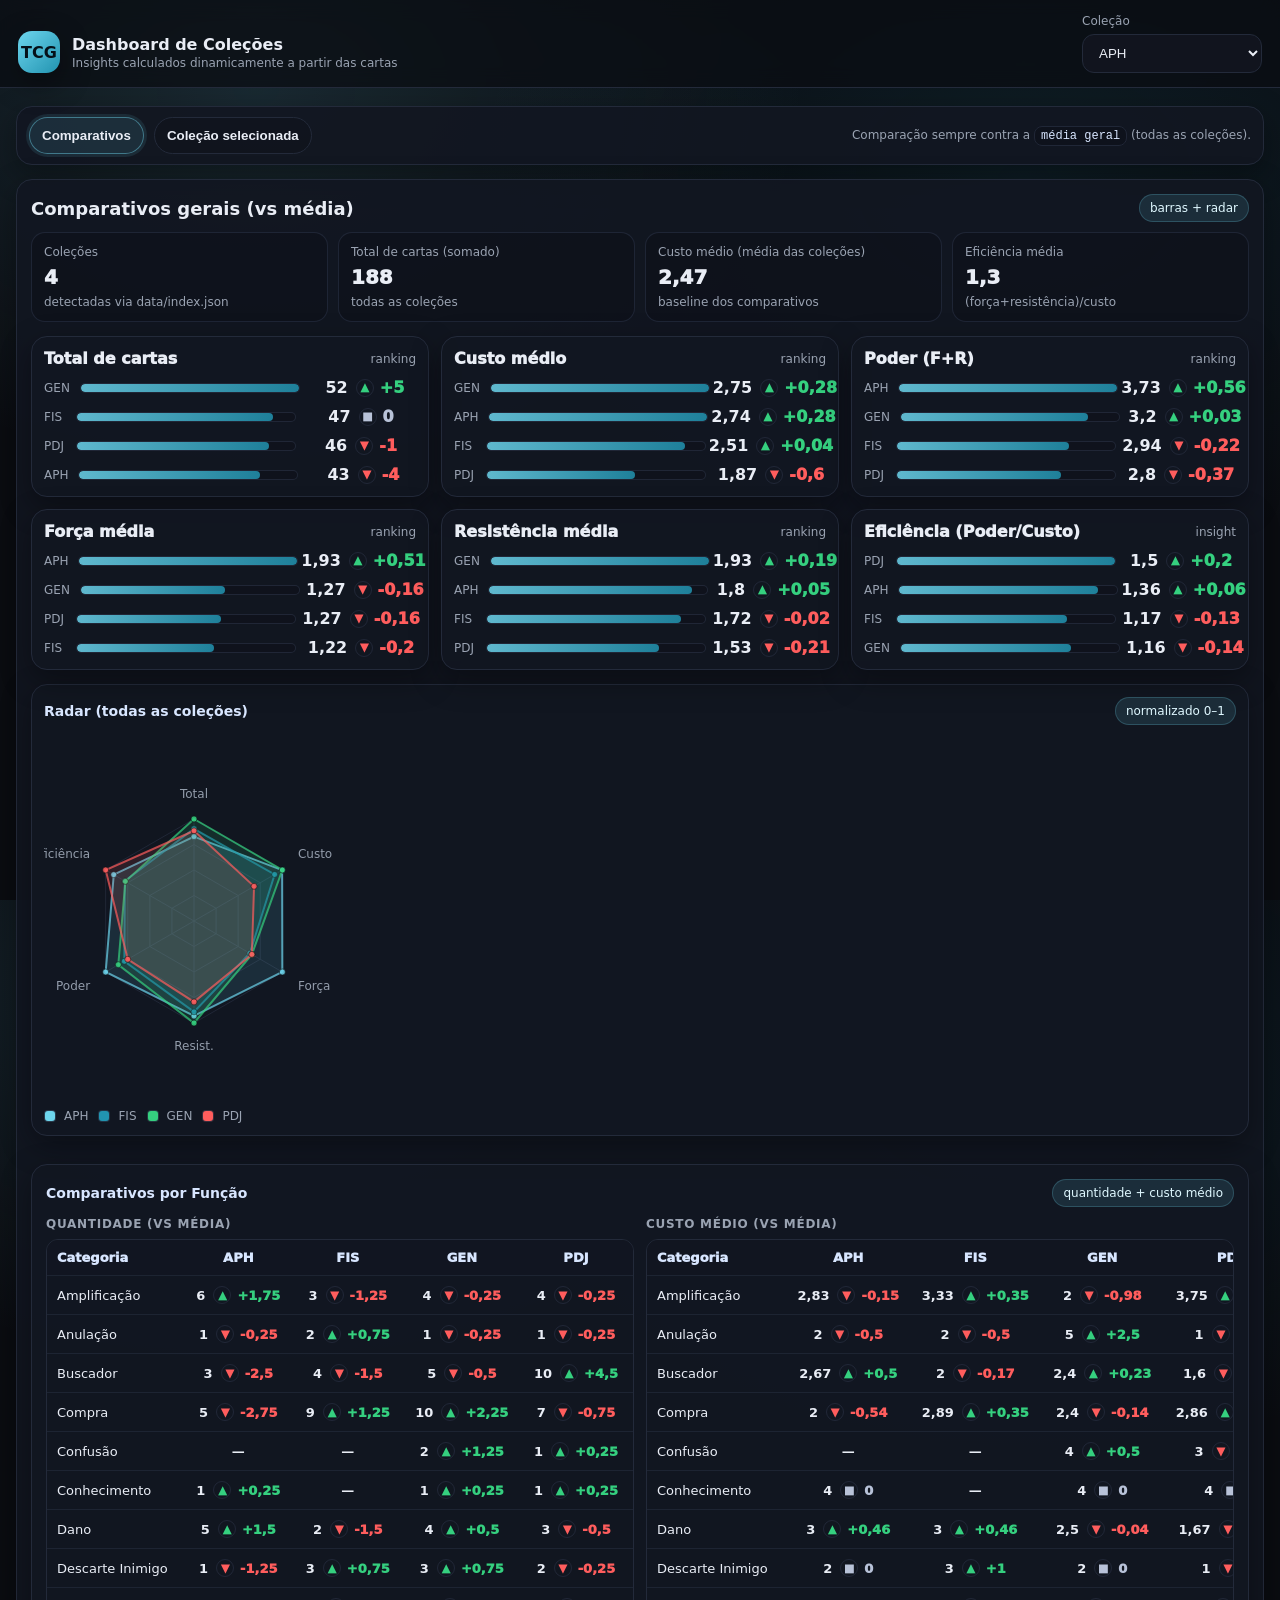
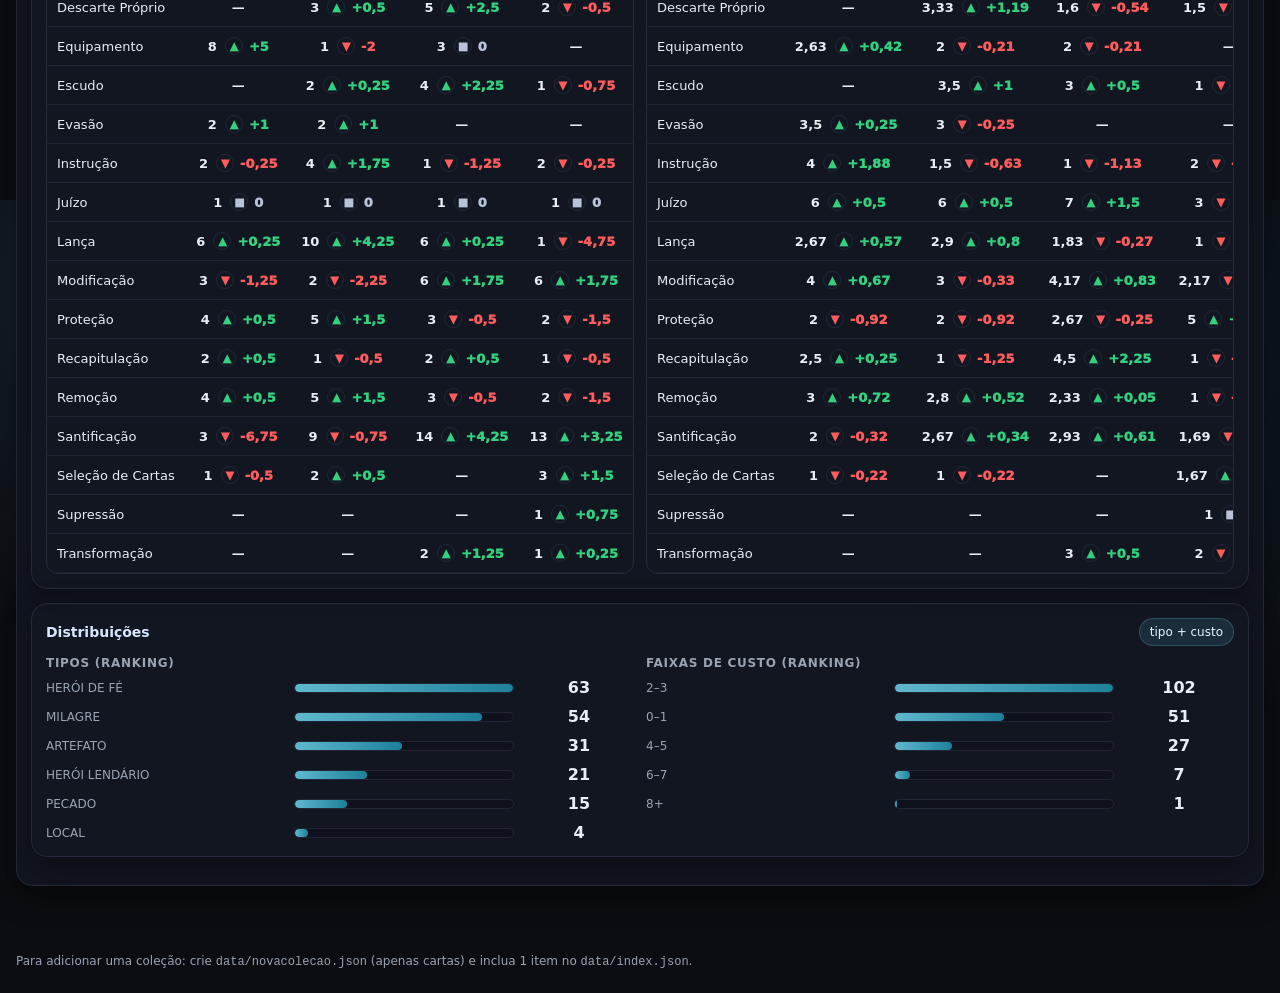
<file: tcg_export/index.html>
<!doctype html>
<html lang="pt-BR">
<head>
  <meta charset="utf-8"/>
  <meta name="viewport" content="width=device-width,initial-scale=1"/>
  <title>TCG – Dashboard</title>
  <link rel="stylesheet" href="styles.css"/>
</head>
<body>
<header class="topbar">
  <div class="brand">
    <div class="logo">TCG</div>
    <div>
      <div class="title">Dashboard de Coleções</div>
      <div class="subtitle">Insights calculados dinamicamente a partir das cartas</div>
    </div>
  </div>

  <div class="controls">
    <label class="field">
      <span>Coleção</span>
      <select id="collectionSelect"></select>
    </label>
  </div>
</header>

<main class="layout">
  <section class="card tabsCard">
    <div class="tabs">
      <button class="tabBtn isActive" data-tab="comparativos">Comparativos</button>
      <button class="tabBtn" data-tab="colecao">Coleção selecionada</button>
      <div class="tabHint">Comparação sempre contra a <span class="kbd">média geral</span> (todas as coleções).</div>
    </div>
  </section>

  <section class="tabPanel" data-tab="comparativos">
    <section class="card panel">
      <div class="panelHead">
        <h2>Comparativos gerais (vs média)</h2>
        <div class="panelTag">barras + radar</div>
      </div>

      <div class="grid4" id="kpiComparativos"></div>
      <div class="spacer"></div>

      <div class="grid3">
        <section class="card miniPanel">
          <div class="miniHead">
            <div class="miniTitle">Total de cartas</div>
            <div class="miniMeta">ranking</div>
          </div>
          <div id="chartTotal" class="bars"></div>
        </section>

        <section class="card miniPanel">
          <div class="miniHead">
            <div class="miniTitle">Custo médio</div>
            <div class="miniMeta">ranking</div>
          </div>
          <div id="chartCost" class="bars"></div>
        </section>

        <section class="card miniPanel">
          <div class="miniHead">
            <div class="miniTitle">Poder (F+R)</div>
            <div class="miniMeta">ranking</div>
          </div>
          <div id="chartPower" class="bars"></div>
        </section>

        <section class="card miniPanel">
          <div class="miniHead">
            <div class="miniTitle">Força média</div>
            <div class="miniMeta">ranking</div>
          </div>
          <div id="chartForca" class="bars"></div>
        </section>

        <section class="card miniPanel">
          <div class="miniHead">
            <div class="miniTitle">Resistência média</div>
            <div class="miniMeta">ranking</div>
          </div>
          <div id="chartRes" class="bars"></div>
        </section>

        <section class="card miniPanel">
          <div class="miniHead">
            <div class="miniTitle">Eficiência (Poder/Custo)</div>
            <div class="miniMeta">insight</div>
          </div>
          <div id="chartEff" class="bars"></div>
        </section>
      </div>

      <div class="spacer"></div>

      <section class="card radarWrap">
        <div class="panelHead">
          <h3>Radar (todas as coleções)</h3>
          <div class="panelTag">normalizado 0–1</div>
        </div>
        <canvas id="radar" height="360"></canvas>
        <div id="radarLegend" class="legend"></div>
      </section>

      <div class="spacer"></div>

      
      <div class="spacer"></div>

      <section class="card panel">
        <div class="panelHead">
          <h3>Comparativos por Função</h3>
          <div class="panelTag">quantidade + custo médio</div>
        </div>
        <div class="grid2">
          <div>
            <h4 class="subhead">Quantidade (vs média)</h4>
            <div id="cmpFuncQty"></div>
          </div>
          <div>
            <h4 class="subhead">Custo médio (vs média)</h4>
            <div id="cmpFuncCost"></div>
          </div>
        </div>
      </section>

      <div class="spacer"></div>

      <section class="card panel">
        <div class="panelHead">
          <h3>Distribuições</h3>
          <div class="panelTag">tipo + custo</div>
        </div>
        <div class="grid2">
          <div>
            <h4 class="subhead">Tipos (ranking)</h4>
            <div id="cmpTypeTotals" class="bars"></div>
          </div>
          <div>
            <h4 class="subhead">Faixas de custo (ranking)</h4>
            <div id="cmpCostBuckets" class="bars"></div>
          </div>
        </div>
      </section>

      <div class="spacer"></div>
      

    </section>
  </section>

  <section class="tabPanel" data-tab="colecao" hidden>
    <section class="card panel">
      <div class="panelHead">
        <h2>Cartas da coleção</h2>
        <div class="panelTag" id="cardsCount">—</div>
      </div>
      
      <div id="colKpis" class="grid4"></div>

      <div class="spacer"></div>

      <div class="grid2">
        <section class="card panel">
          <div class="panelHead">
            <h3>Funções – Quantidade</h3>
            <div class="panelTag">coleção</div>
          </div>
          <div id="colFuncQty"></div>
        </section>

        <section class="card panel">
          <div class="panelHead">
            <h3>Funções – Custo médio</h3>
            <div class="panelTag">coleção</div>
          </div>
          <div id="colFuncCost"></div>
        </section>

        <section class="card panel">
          <div class="panelHead">
            <h3>Tipos – Totais</h3>
            <div class="panelTag">coleção</div>
          </div>
          <div id="colTypeTotals" class="bars"></div>
        </section>

        <section class="card panel">
          <div class="panelHead">
            <h3>Faixas de custo</h3>
            <div class="panelTag">coleção</div>
          </div>
          <div id="colCostBuckets" class="bars"></div>
        </section>
      </div>

      <div class="spacer"></div>

      <div class="tableTools">

        <label class="field small">
          <span>Buscar</span>
          <input id="searchInput" type="search" placeholder="nome, tipo, categoria…" />
        </label>
        <label class="field small">
          <span>Tipo</span>
          <select id="typeFilter">
            <option value="">Todos</option>
          </select>
        </label>
        <label class="field small">
          <span>Ordenar</span>
          <select id="sortSelect">
            <option value="nome">Nome (A→Z)</option>
            <option value="custo_asc">Custo (↑)</option>
            <option value="custo_desc">Custo (↓)</option>
            <option value="forca_desc">Força (↓)</option>
            <option value="res_desc">Resistência (↓)</option>
          </select>
        </label>
      </div>
      <div id="cardsTable"></div>
    </section>
  </section>
</main>

<footer class="footer">
  <span>Para adicionar uma coleção: crie <code>data/novacolecao.json</code> (apenas cartas) e inclua 1 item no <code>data/index.json</code>.</span>
</footer>

<script src="app.js"></script>
</body>
</html>
</file>
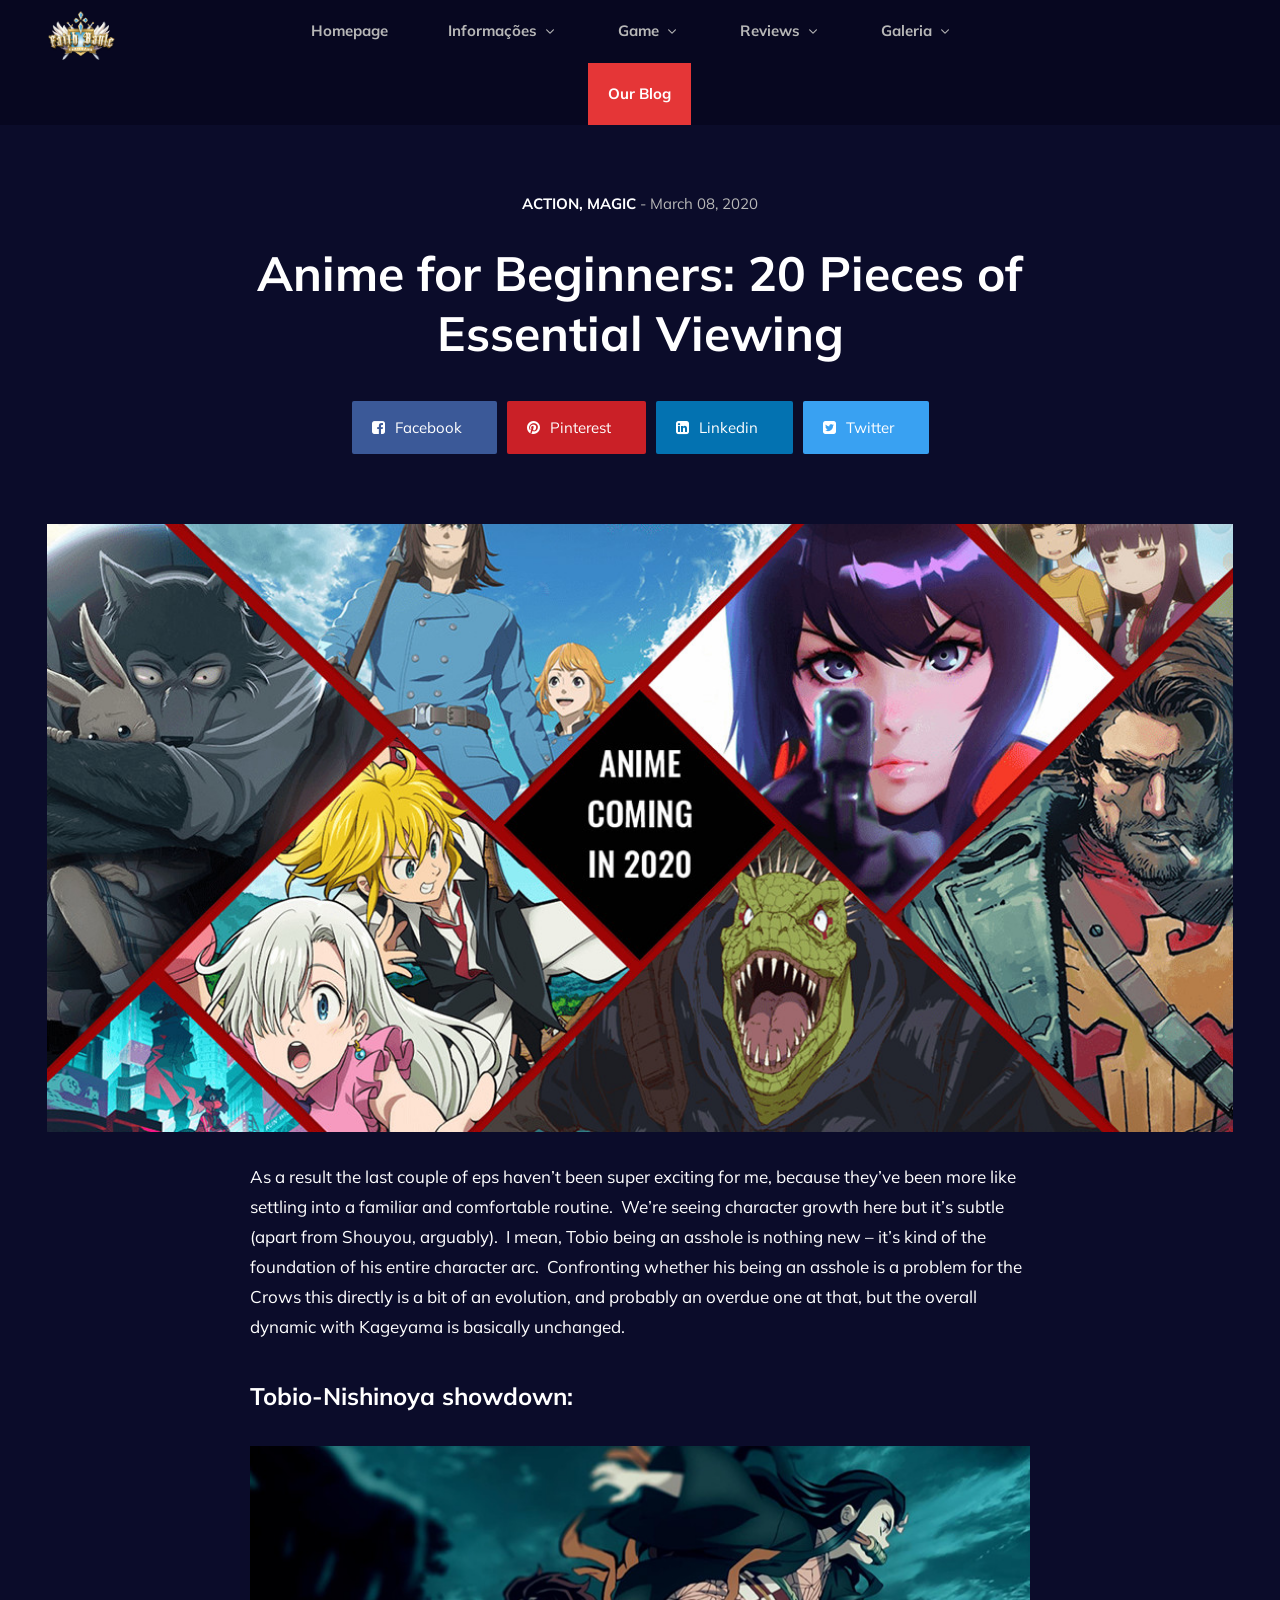
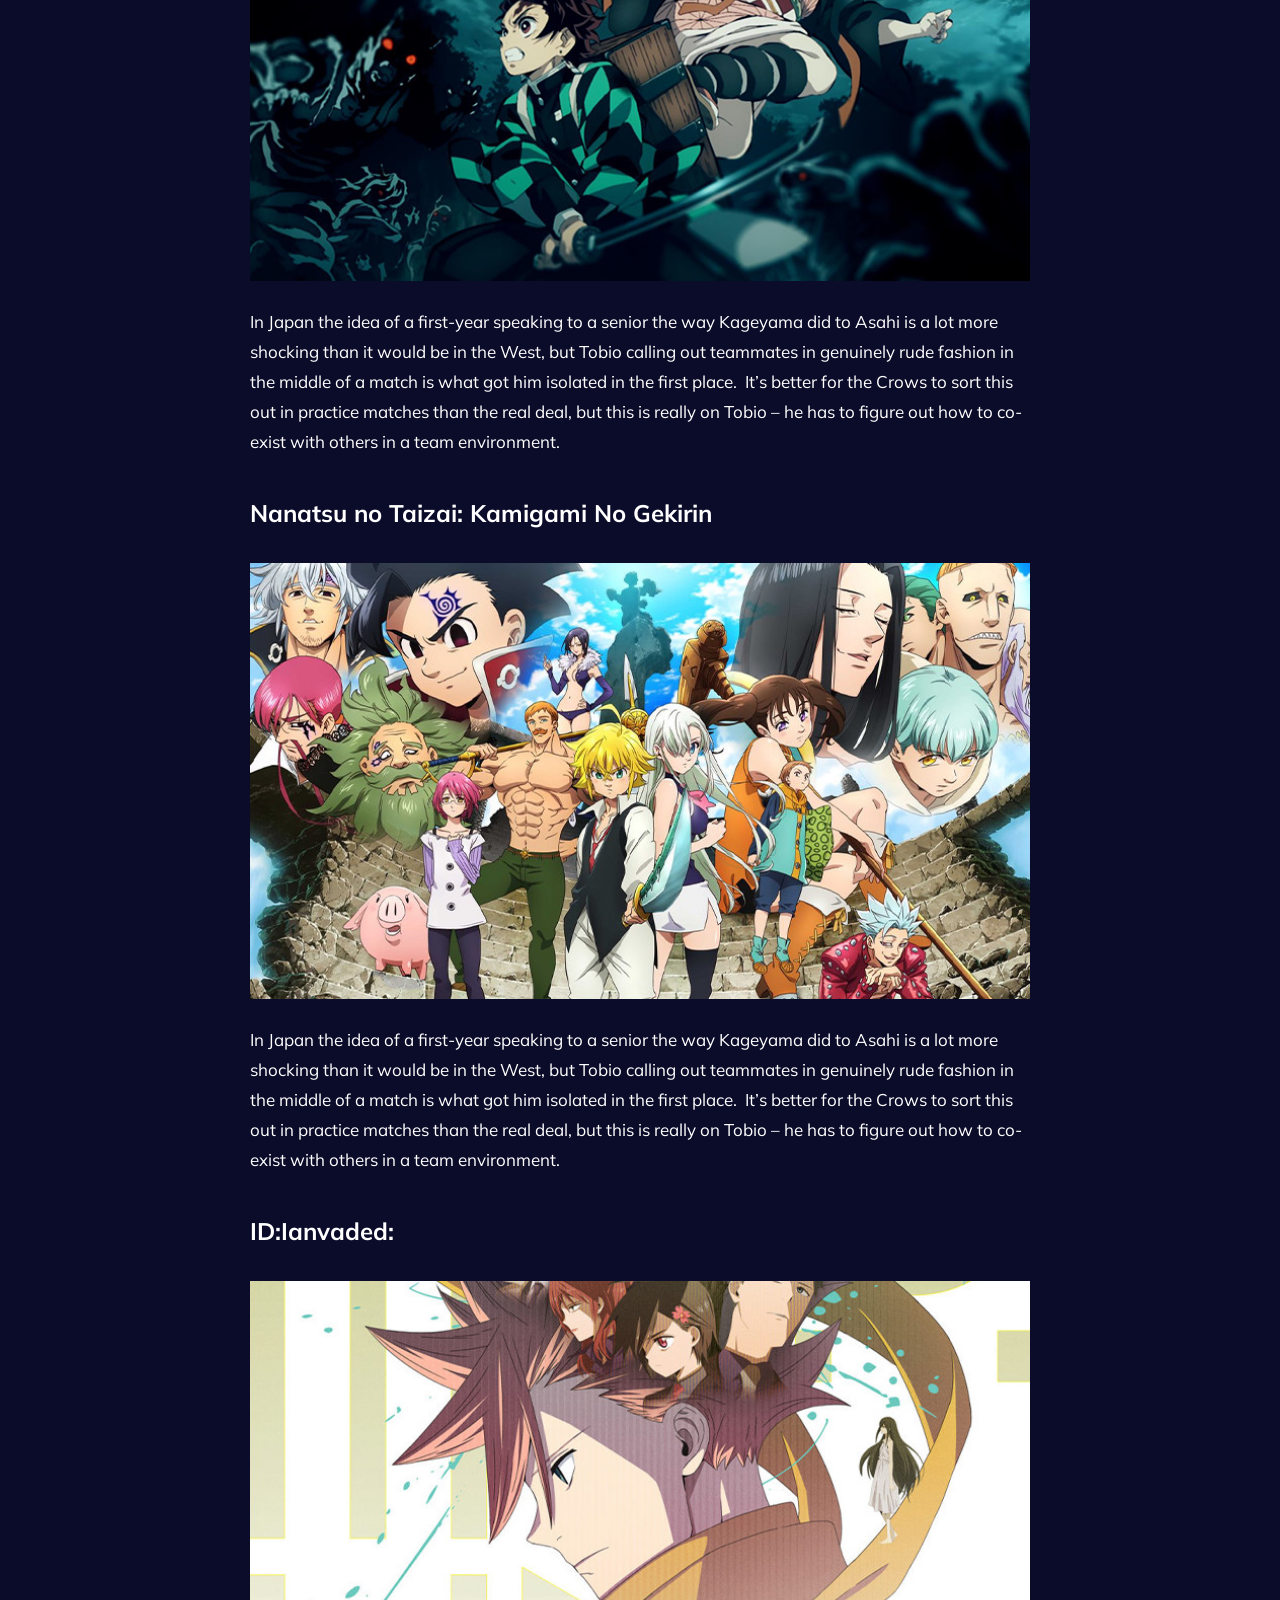
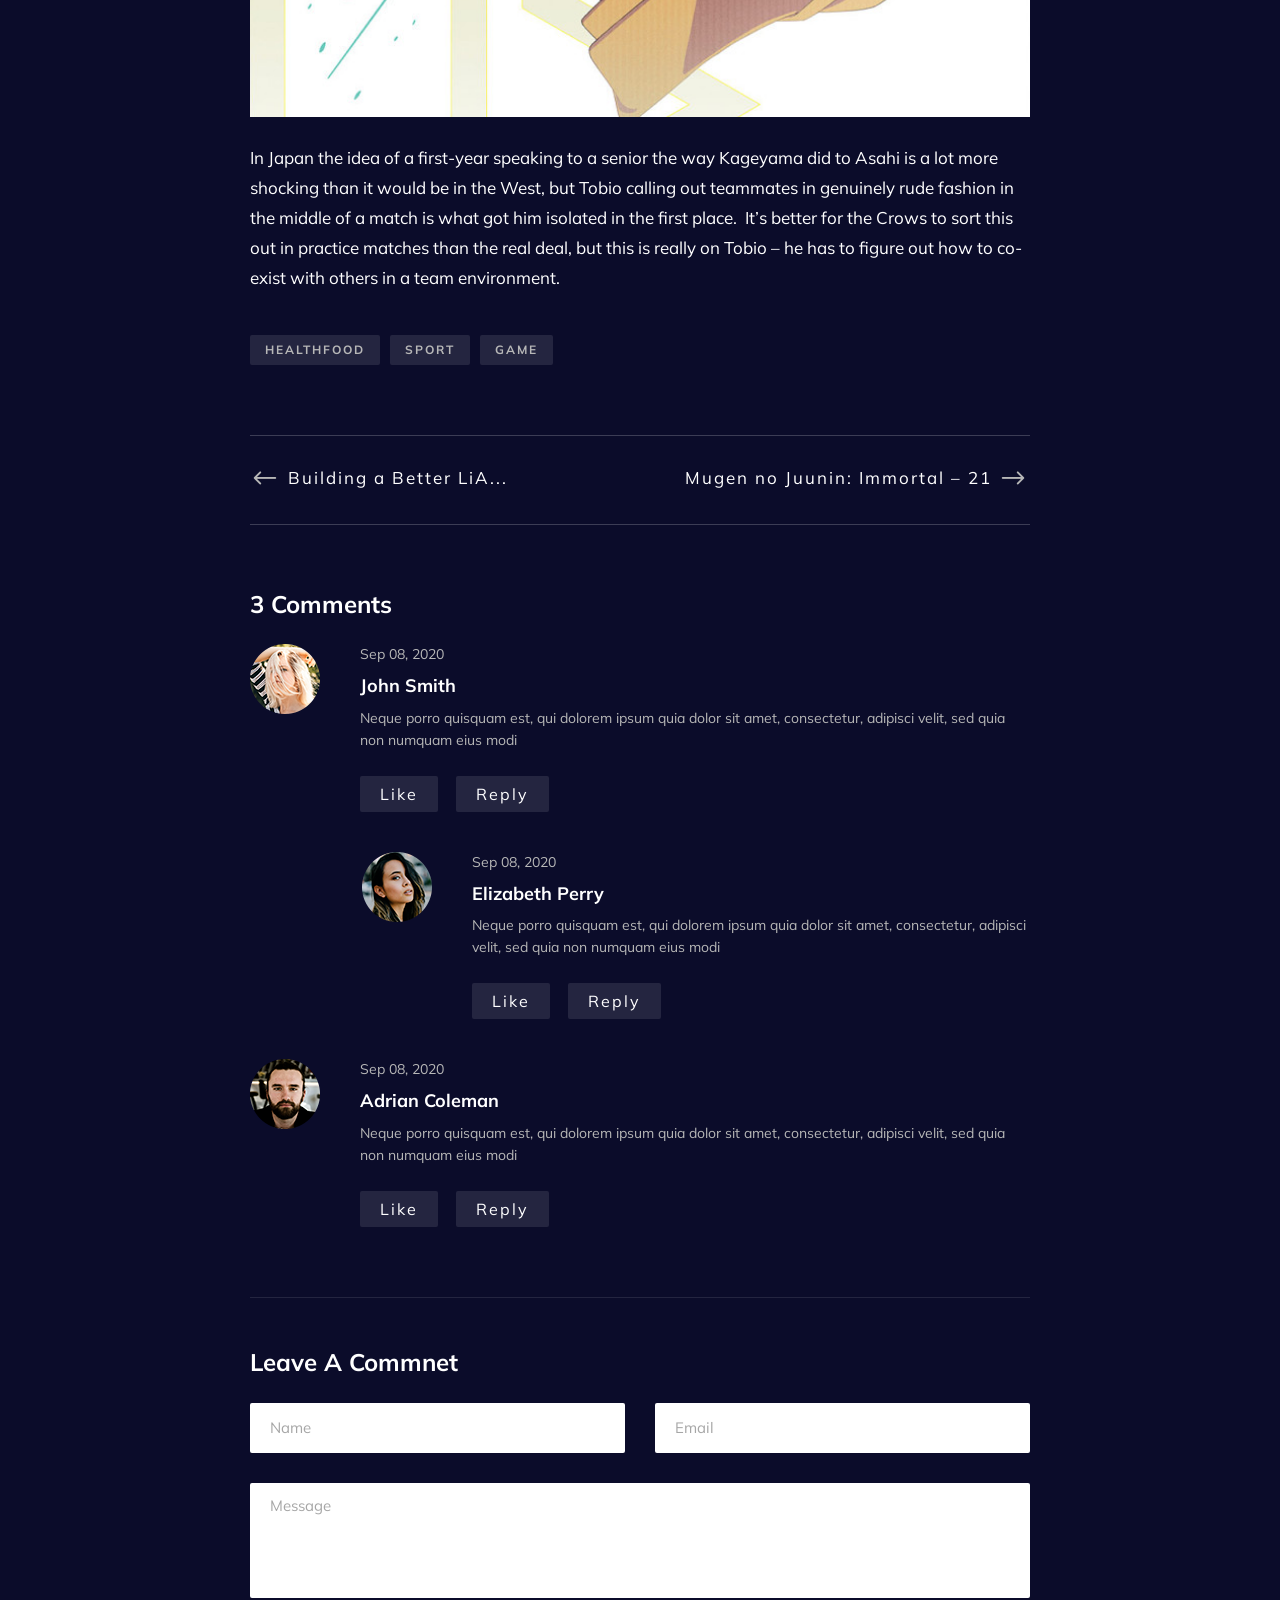
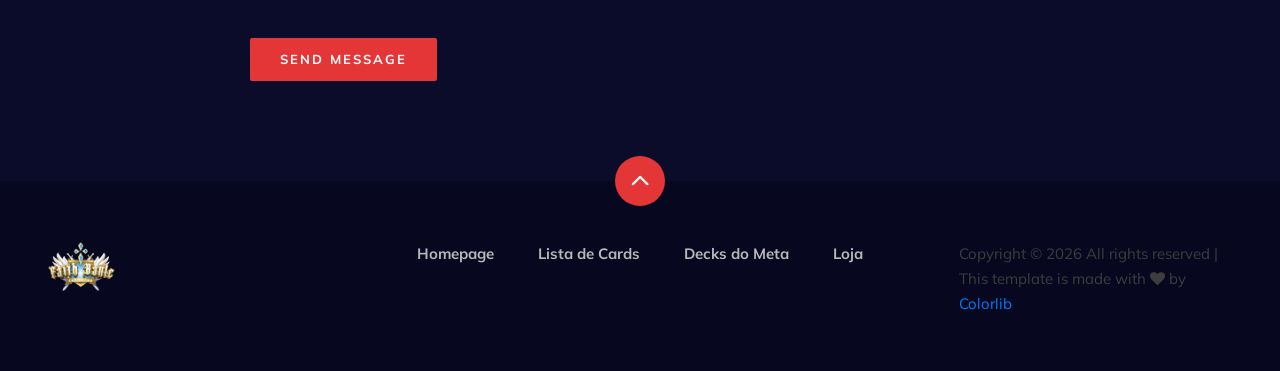
<file: blog-details.html>
<!DOCTYPE html>
<html lang="zxx">

<head>
    <meta charset="UTF-8">
    <meta name="description" content="Faith Battle">
    <meta name="keywords" content="Anime, unica, creative, html">
    <meta name="viewport" content="width=device-width, initial-scale=1.0">
    <meta http-equiv="X-UA-Compatible" content="ie=edge">
    <title>⚔️ Faith Battle 🛡️ | O Card Game Bíblico</title>

    <!-- Google Font -->
    <link href="https://fonts.googleapis.com/css2?family=Oswald:wght@300;400;500;600;700&display=swap" rel="stylesheet">
    <link href="https://fonts.googleapis.com/css2?family=Mulish:wght@300;400;500;600;700;800;900&display=swap"
        rel="stylesheet">

    <!-- Css Styles -->
    <link rel="stylesheet" href="css/bootstrap.min.css" type="text/css">
    <link rel="stylesheet" href="css/font-awesome.min.css" type="text/css">
    <link rel="stylesheet" href="css/elegant-icons.css" type="text/css">
    <link rel="stylesheet" href="css/plyr.css" type="text/css">
    <link rel="stylesheet" href="css/nice-select.css" type="text/css">
    <link rel="stylesheet" href="css/owl.carousel.min.css" type="text/css">
    <link rel="stylesheet" href="css/slicknav.min.css" type="text/css">
    <link rel="stylesheet" href="css/style.css" type="text/css">
</head>

<body>
    <!-- Page Preloder -->
    <div id="preloder">
        <div class="loader"></div>
    </div>

    <!-- Header Section Begin -->
    <header class="header">
        <div class="container">
            <div class="row">
                <div class="col-lg-2">
                    <div class="header__logo">
                        <a href="./index.html">
                            <img src="img/logo.png" alt="" style="max-height: 50px;">
                        </a>
                    </div>
                </div>
                <div class="col-lg-8">
                    <div class="header__nav">
                        <nav class="header__menu mobile-menu">
                            <ul>
                                <li><a href="./index.html">Homepage</a></li>
                                <li><a href="./how-to-play.html">Informações <span class="arrow_carrot-down"></span></a>
                                    <ul class="dropdown">
                                        <li><a href="./who-we-are.html">Quem somos</a></li>
                                        <li><a href="./how-to-play.html">Como Jogar</a></li>
                                    </ul>
                                </li>
                                <li><a href="#">Game <span class="arrow_carrot-down"></span></a>
                                    <ul class="dropdown">
                                        <li><a href="./deck-builder.html">Deckbuilder</a></li>
                                        <li><a href="./card-list.html">Lista de Cards</a></li>
                                        <li><a href="./deck-meta.html">Decks do Meta</a></li>
                                        <!-- <li><a href="./deck-community.html">Decks da Comunidade</a></li> -->
                                        <!-- <li><a href="./deck-historic.html">Decks Históricos</a></li> -->
                                        <!-- <li><a href="./anime-watching.html">Anime Watching</a></li> -->
                                        <!-- <li><a href="./blog-details.html">Blog Details</a></li> -->
                                        <!-- <li><a href="./signup.html">Sign Up</a></li> -->
                                        <!-- <li><a href="./login.html">Login</a></li> -->
                                    </ul>
                                </li>
                                <li><a href="#">Reviews <span class="arrow_carrot-down"></span></a>
                                    <ul class="dropdown">
                                        <li><a href="./review-instagram.html">Instagram</a></li>
                                        <li><a href="./review-youtube.html">Youtube</a></li>
                                    </ul>
                                </li>
                                <li><a href="#">Galeria <span class="arrow_carrot-down"></span></a>
                                    <ul class="dropdown">
                                        <li><a href="./gallery-gameplays.html">Gameplays</a></li>
                                        <!-- <li><a href="./gallery-tutorial.html">Tutoriais</a></li> -->
                                        <!-- <li><a href="./gallery-championship.html">Campeonatos</a></li> -->
                                    </ul>
                                </li>
                                <li class="active"><a href="./blog.html">Our Blog</a></li>
                                <!-- <li><a href="#">Contacts</a></li> -->
                            </ul>
                        </nav>
                    </div>
                </div>
                <div class="col-lg-2">
                    <!-- <div class="header__right">
                        <a href="#" class="search-switch"><span class="icon_search"></span></a>
                        <a href="./login.html"><span class="icon_profile"></span></a>
                    </div> -->
                </div>
            </div>
            <div id="mobile-menu-wrap"></div>
        </div>
    </header>
    <!-- Header End -->

    <!-- Blog Details Section Begin -->
    <section class="blog-details spad">
        <div class="container">
            <div class="row d-flex justify-content-center">
                <div class="col-lg-8">
                    <div class="blog__details__title">
                        <h6>Action, Magic <span>- March 08, 2020</span></h6>
                        <h2>Anime for Beginners: 20 Pieces of Essential Viewing</h2>
                        <div class="blog__details__social">
                            <a href="#" class="facebook"><i class="fa fa-facebook-square"></i> Facebook</a>
                            <a href="#" class="pinterest"><i class="fa fa-pinterest"></i> Pinterest</a>
                            <a href="#" class="linkedin"><i class="fa fa-linkedin-square"></i> Linkedin</a>
                            <a href="#" class="twitter"><i class="fa fa-twitter-square"></i> Twitter</a>
                        </div>
                    </div>
                </div>
                <div class="col-lg-12">
                    <div class="blog__details__pic">
                        <img src="img/blog/details/blog-details-pic.jpg" alt="">
                    </div>
                </div>
                <div class="col-lg-8">
                    <div class="blog__details__content">
                        <div class="blog__details__text">
                            <p>As a result the last couple of eps haven’t been super exciting for me, because they’ve
                                been more like settling into a familiar and comfortable routine.  We’re seeing character
                                growth here but it’s subtle (apart from Shouyou, arguably).  I mean, Tobio being an
                                asshole is nothing new – it’s kind of the foundation of his entire character arc. 
                                Confronting whether his being an asshole is a problem for the Crows this directly is a
                                bit of an evolution, and probably an overdue one at that, but the overall dynamic with
                                Kageyama is basically unchanged.</p>
                        </div>
                        <div class="blog__details__item__text">
                            <h4>Tobio-Nishinoya showdown:</h4>
                            <img src="img/blog/details/bd-item-1.jpg" alt="">
                            <p>In Japan the idea of a first-year speaking to a senior the way Kageyama did to Asahi is a
                                lot more shocking than it would be in the West, but Tobio calling out teammates in
                                genuinely rude fashion in the middle of a match is what got him isolated in the first
                                place.  It’s better for the Crows to sort this out in practice matches than the real
                                deal, but this is really on Tobio – he has to figure out how to co-exist with others in
                                a team environment.</p>
                        </div>
                        <div class="blog__details__item__text">
                            <h4>Nanatsu no Taizai: Kamigami No Gekirin</h4>
                            <img src="img/blog/details/bd-item-2.jpg" alt="">
                            <p>In Japan the idea of a first-year speaking to a senior the way Kageyama did to Asahi is a
                                lot more shocking than it would be in the West, but Tobio calling out teammates in
                                genuinely rude fashion in the middle of a match is what got him isolated in the first
                                place.  It’s better for the Crows to sort this out in practice matches than the real
                                deal, but this is really on Tobio – he has to figure out how to co-exist with others in
                                a team environment.</p>
                        </div>
                        <div class="blog__details__item__text">
                            <h4>ID:Ianvaded:</h4>
                            <img src="img/blog/details/bd-item-3.jpg" alt="">
                            <p>In Japan the idea of a first-year speaking to a senior the way Kageyama did to Asahi is a
                                lot more shocking than it would be in the West, but Tobio calling out teammates in
                                genuinely rude fashion in the middle of a match is what got him isolated in the first
                                place.  It’s better for the Crows to sort this out in practice matches than the real
                                deal, but this is really on Tobio – he has to figure out how to co-exist with others in
                                a team environment.</p>
                        </div>
                        <div class="blog__details__tags">
                            <a href="#">Healthfood</a>
                            <a href="#">Sport</a>
                            <a href="#">Game</a>
                        </div>
                        <div class="blog__details__btns">
                            <div class="row">
                                <div class="col-lg-6">
                                    <div class="blog__details__btns__item">
                                        <h5><a href="#"><span class="arrow_left"></span> Building a Better LiA...</a>
                                        </h5>
                                    </div>
                                </div>
                                <div class="col-lg-6">
                                    <div class="blog__details__btns__item next__btn">
                                        <h5><a href="#">Mugen no Juunin: Immortal – 21 <span
                                                    class="arrow_right"></span></a></h5>
                                    </div>
                                </div>
                            </div>
                        </div>
                        <div class="blog__details__comment">
                            <h4>3 Comments</h4>
                            <div class="blog__details__comment__item">
                                <div class="blog__details__comment__item__pic">
                                    <img src="img/blog/details/comment-1.png" alt="">
                                </div>
                                <div class="blog__details__comment__item__text">
                                    <span>Sep 08, 2020</span>
                                    <h5>John Smith</h5>
                                    <p>Neque porro quisquam est, qui dolorem ipsum quia dolor sit amet, consectetur,
                                        adipisci velit, sed quia non numquam eius modi</p>
                                    <a href="#">Like</a>
                                    <a href="#">Reply</a>
                                </div>
                            </div>
                            <div class="blog__details__comment__item blog__details__comment__item--reply">
                                <div class="blog__details__comment__item__pic">
                                    <img src="img/blog/details/comment-2.png" alt="">
                                </div>
                                <div class="blog__details__comment__item__text">
                                    <span>Sep 08, 2020</span>
                                    <h5>Elizabeth Perry</h5>
                                    <p>Neque porro quisquam est, qui dolorem ipsum quia dolor sit amet, consectetur,
                                        adipisci velit, sed quia non numquam eius modi</p>
                                    <a href="#">Like</a>
                                    <a href="#">Reply</a>
                                </div>
                            </div>
                            <div class="blog__details__comment__item">
                                <div class="blog__details__comment__item__pic">
                                    <img src="img/blog/details/comment-3.png" alt="">
                                </div>
                                <div class="blog__details__comment__item__text">
                                    <span>Sep 08, 2020</span>
                                    <h5>Adrian Coleman</h5>
                                    <p>Neque porro quisquam est, qui dolorem ipsum quia dolor sit amet, consectetur,
                                        adipisci velit, sed quia non numquam eius modi</p>
                                    <a href="#">Like</a>
                                    <a href="#">Reply</a>
                                </div>
                            </div>
                        </div>
                        <div class="blog__details__form">
                            <h4>Leave A Commnet</h4>
                            <form action="#">
                                <div class="row">
                                    <div class="col-lg-6 col-md-6 col-sm-6">
                                        <input type="text" placeholder="Name">
                                    </div>
                                    <div class="col-lg-6 col-md-6 col-sm-6">
                                        <input type="text" placeholder="Email">
                                    </div>
                                    <div class="col-lg-12">
                                        <textarea placeholder="Message"></textarea>
                                        <button type="submit" class="site-btn">Send Message</button>
                                    </div>
                                </div>
                            </form>
                        </div>
                    </div>
                </div>
            </div>
        </div>
    </section>
    <!-- Blog Details Section End -->

    <!-- Footer Section Begin -->
    <footer class="footer">
        <div class="page-up">
            <a href="#" id="scrollToTopButton"><span class="arrow_carrot-up"></span></a>
        </div>
        <div class="container">
            <div class="row">
                <div class="col-lg-3">
                    <div class="footer__logo">
                        <a href="./index.html"><img src="img/logo.png" alt="" style="max-height: 50px;"></a>
                    </div>
                </div>
                <div class="col-lg-6">
                    <div class="footer__nav">
                        <ul>
                            <li class="active"><a href="./index.html">Homepage</a></li>
                            <li><a href="./card-list.html">Lista de Cards</a></li>
                            <li><a href="./deck-meta.html">Decks do Meta</a></li>
                            <li><a href="http://www.faithbattleloja.com.br/">Loja</a></li>
                            <!-- <li><a href="./blog.html">Our Blog</a></li> -->
                            <!-- <li><a href="#">Contacts</a></li> -->
                        </ul>
                    </div>
                </div>
                <div class="col-lg-3">
                    <p><!-- Link back to Colorlib can't be removed. Template is licensed under CC BY 3.0. -->
                        Copyright &copy;
                        <script>document.write(new Date().getFullYear());</script> All rights reserved | This template
                        is made with <i class="fa fa-heart" aria-hidden="true"></i> by <a href="https://colorlib.com"
                            target="_blank">Colorlib</a>
                        <!-- Link back to Colorlib can't be removed. Template is licensed under CC BY 3.0. -->
                    </p>

                </div>
            </div>
        </div>
    </footer>
    <!-- Footer Section End -->

    <!-- Search model Begin -->
    <div class="search-model">
        <div class="h-100 d-flex align-items-center justify-content-center">
            <div class="search-close-switch"><i class="icon_close"></i></div>
            <form class="search-model-form">
                <input type="text" id="search-input" placeholder="Search here.....">
            </form>
        </div>
    </div>
    <!-- Search model end -->

    <!-- Js Plugins -->
    <script src="js/jquery-3.3.1.min.js"></script>
    <script src="js/bootstrap.min.js"></script>
    <script src="js/player.js"></script>
    <script src="js/jquery.nice-select.min.js"></script>
    <script src="js/mixitup.min.js"></script>
    <script src="js/jquery.slicknav.js"></script>
    <script src="js/owl.carousel.min.js"></script>
    <script src="js/main.js"></script>

</body>

</html>
</file>
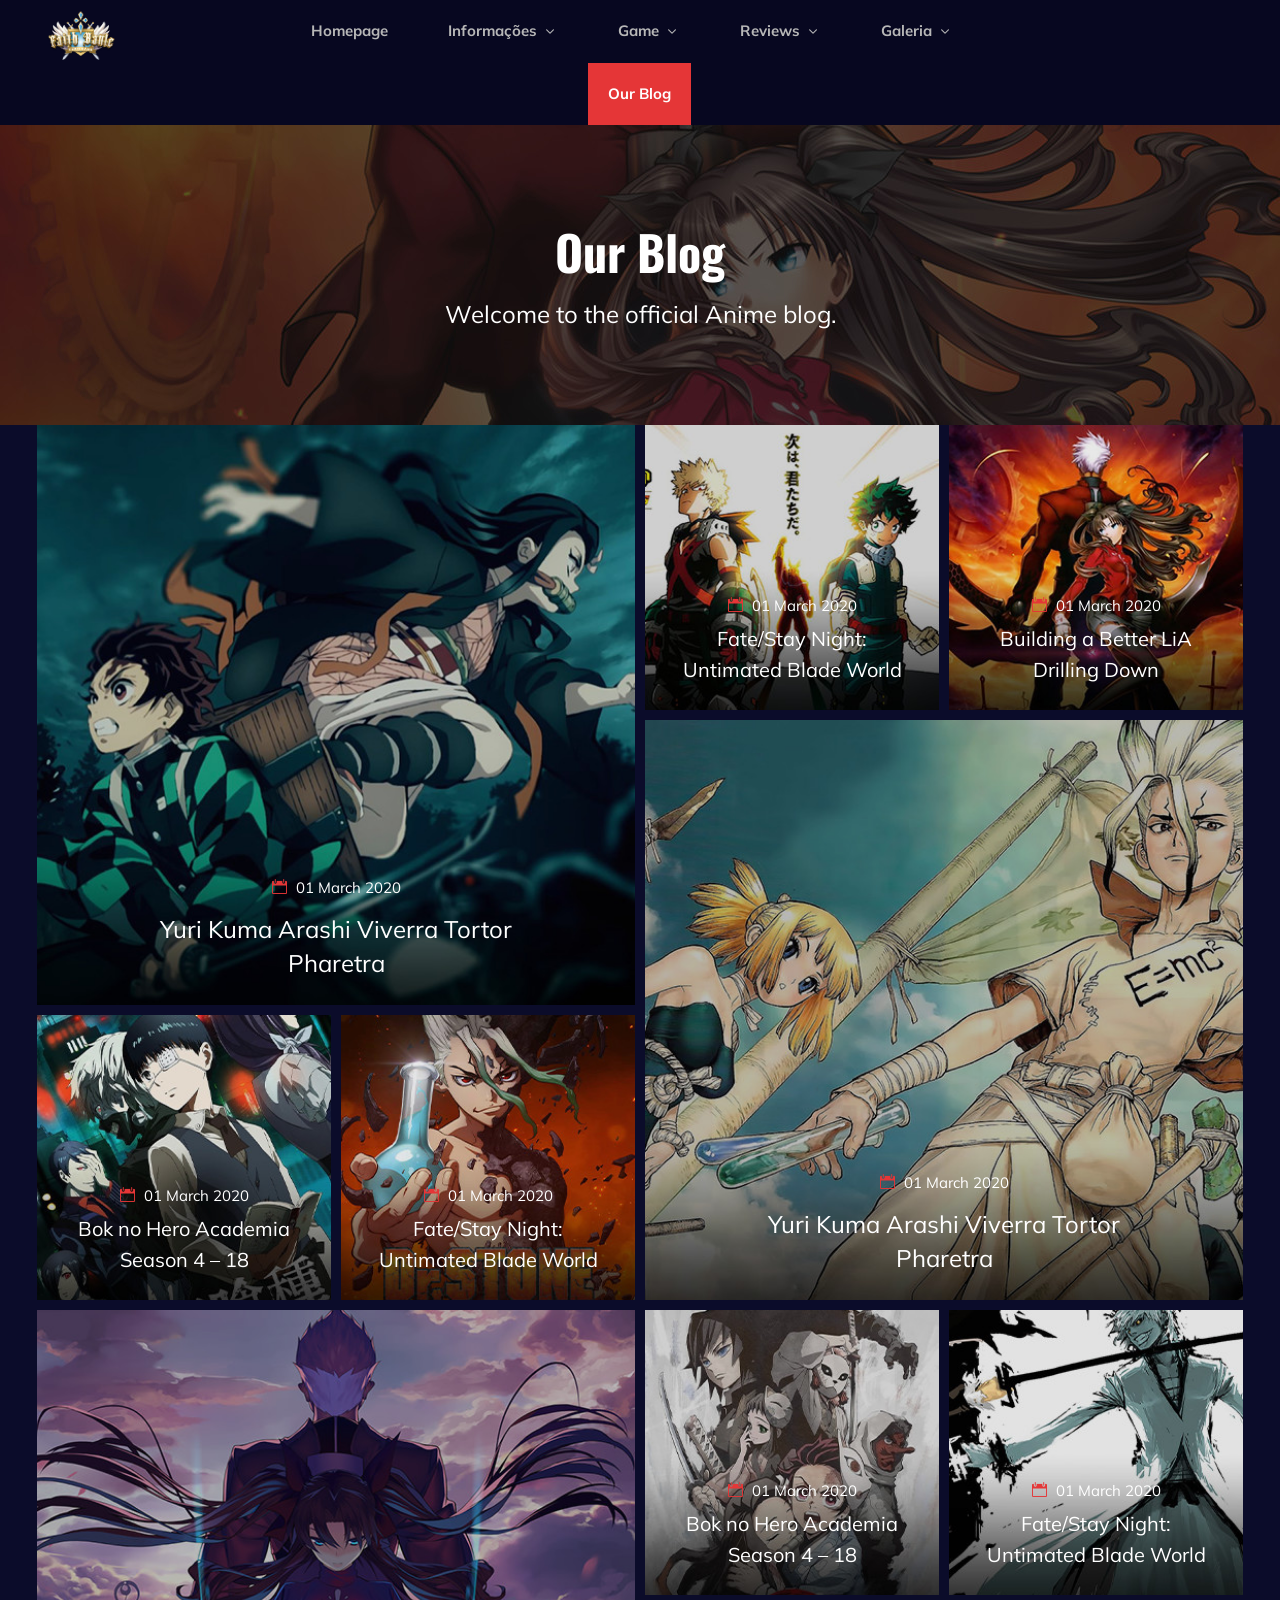
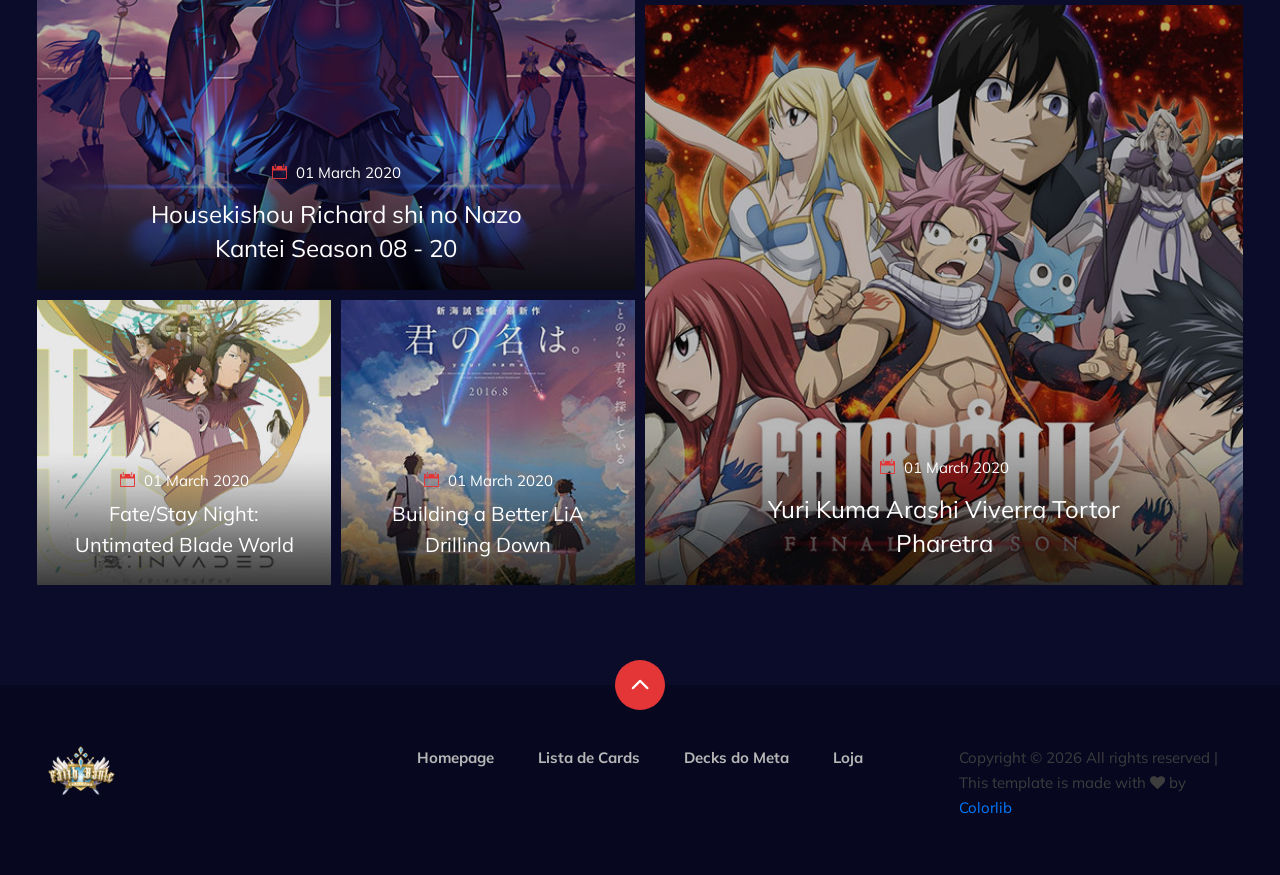
<file: blog.html>
<!DOCTYPE html>
<html lang="zxx">

<head>
    <meta charset="UTF-8">
    <meta name="description" content="Faith Battle">
    <meta name="keywords" content="Anime, unica, creative, html">
    <meta name="viewport" content="width=device-width, initial-scale=1.0">
    <meta http-equiv="X-UA-Compatible" content="ie=edge">
    <title>⚔️ Faith Battle 🛡️ | O Card Game Bíblico</title>

    <!-- Google Font -->
    <link href="https://fonts.googleapis.com/css2?family=Oswald:wght@300;400;500;600;700&display=swap" rel="stylesheet">
    <link href="https://fonts.googleapis.com/css2?family=Mulish:wght@300;400;500;600;700;800;900&display=swap"
        rel="stylesheet">

    <!-- Css Styles -->
    <link rel="stylesheet" href="css/bootstrap.min.css" type="text/css">
    <link rel="stylesheet" href="css/font-awesome.min.css" type="text/css">
    <link rel="stylesheet" href="css/elegant-icons.css" type="text/css">
    <link rel="stylesheet" href="css/plyr.css" type="text/css">
    <link rel="stylesheet" href="css/nice-select.css" type="text/css">
    <link rel="stylesheet" href="css/owl.carousel.min.css" type="text/css">
    <link rel="stylesheet" href="css/slicknav.min.css" type="text/css">
    <link rel="stylesheet" href="css/style.css" type="text/css">
</head>

<body>
    <!-- Page Preloder -->
    <div id="preloder">
        <div class="loader"></div>
    </div>

    <!-- Header Section Begin -->
    <header class="header">
        <div class="container">
            <div class="row">
                <div class="col-lg-2">
                    <div class="header__logo">
                        <a href="./index.html">
                            <img src="img/logo.png" alt="" style="max-height: 50px;">
                        </a>
                    </div>
                </div>
                <div class="col-lg-8">
                    <div class="header__nav">
                        <nav class="header__menu mobile-menu">
                            <ul>
                                <li><a href="./index.html">Homepage</a></li>
                                <li><a href="./how-to-play.html">Informações <span class="arrow_carrot-down"></span></a>
                                    <ul class="dropdown">
                                        <li><a href="./who-we-are.html">Quem somos</a></li>
                                        <li><a href="./how-to-play.html">Como Jogar</a></li>
                                    </ul>
                                </li>
                                <li><a href="#">Game <span class="arrow_carrot-down"></span></a>
                                    <ul class="dropdown">
                                        <li><a href="./deck-builder.html">Deckbuilder</a></li>
                                        <li><a href="./card-list.html">Lista de Cards</a></li>
                                        <li><a href="./deck-meta.html">Decks do Meta</a></li>
                                        <!-- <li><a href="./deck-community.html">Decks da Comunidade</a></li> -->
                                        <!-- <li><a href="./deck-historic.html">Decks Históricos</a></li> -->
                                        <!-- <li><a href="./anime-watching.html">Anime Watching</a></li> -->
                                        <!-- <li><a href="./blog-details.html">Blog Details</a></li> -->
                                        <!-- <li><a href="./signup.html">Sign Up</a></li> -->
                                        <!-- <li><a href="./login.html">Login</a></li> -->
                                    </ul>
                                </li>
                                <li><a href="#">Reviews <span class="arrow_carrot-down"></span></a>
                                    <ul class="dropdown">
                                        <li><a href="./review-instagram.html">Instagram</a></li>
                                        <li><a href="./review-youtube.html">Youtube</a></li>
                                    </ul>
                                </li>
                                <li><a href="#">Galeria <span class="arrow_carrot-down"></span></a>
                                    <ul class="dropdown">
                                        <li><a href="./gallery-gameplays.html">Gameplays</a></li>
                                        <!-- <li><a href="./gallery-tutorial.html">Tutoriais</a></li> -->
                                        <!-- <li><a href="./gallery-championship.html">Campeonatos</a></li> -->
                                    </ul>
                                </li>
                                <li class="active"><a href="./blog.html">Our Blog</a></li>
                                <!-- <li><a href="#">Contacts</a></li> -->
                            </ul>
                        </nav>
                    </div>
                </div>
                <div class="col-lg-2">
                    <!-- <div class="header__right">
                        <a href="#" class="search-switch"><span class="icon_search"></span></a>
                        <a href="./login.html"><span class="icon_profile"></span></a>
                    </div> -->
                </div>
            </div>
            <div id="mobile-menu-wrap"></div>
        </div>
    </header>
    <!-- Header End -->

    <!-- Normal Breadcrumb Begin -->
    <section class="normal-breadcrumb set-bg" data-setbg="img/normal-breadcrumb.jpg">
        <div class="container">
            <div class="row">
                <div class="col-lg-12 text-center">
                    <div class="normal__breadcrumb__text">
                        <h2>Our Blog</h2>
                        <p>Welcome to the official Anime blog.</p>
                    </div>
                </div>
            </div>
        </div>
    </section>
    <!-- Normal Breadcrumb End -->

    <!-- Blog Section Begin -->
    <section class="blog spad">
        <div class="container">
            <div class="row">
                <div class="col-lg-6">
                    <div class="row">
                        <div class="col-lg-12">
                            <div class="blog__item set-bg" data-setbg="img/blog/blog-1.jpg">
                                <div class="blog__item__text">
                                    <p><span class="icon_calendar"></span> 01 March 2020</p>
                                    <h4><a href="#">Yuri Kuma Arashi Viverra Tortor Pharetra</a></h4>
                                </div>
                            </div>
                        </div>
                        <div class="col-lg-6 col-md-6 col-sm-6">
                            <div class="blog__item small__item set-bg" data-setbg="img/blog/blog-4.jpg">
                                <div class="blog__item__text">
                                    <p><span class="icon_calendar"></span> 01 March 2020</p>
                                    <h4><a href="#">Bok no Hero Academia Season 4 – 18</a></h4>
                                </div>
                            </div>
                        </div>
                        <div class="col-lg-6 col-md-6 col-sm-6">
                            <div class="blog__item small__item set-bg" data-setbg="img/blog/blog-5.jpg">
                                <div class="blog__item__text">
                                    <p><span class="icon_calendar"></span> 01 March 2020</p>
                                    <h4><a href="#">Fate/Stay Night: Untimated Blade World</a></h4>
                                </div>
                            </div>
                        </div>
                        <div class="col-lg-12">
                            <div class="blog__item set-bg" data-setbg="img/blog/blog-7.jpg">
                                <div class="blog__item__text">
                                    <p><span class="icon_calendar"></span> 01 March 2020</p>
                                    <h4><a href="#">Housekishou Richard shi no Nazo Kantei Season 08 - 20</a></h4>
                                </div>
                            </div>
                        </div>
                        <div class="col-lg-6 col-md-6 col-sm-6">
                            <div class="blog__item small__item set-bg" data-setbg="img/blog/blog-10.jpg">
                                <div class="blog__item__text">
                                    <p><span class="icon_calendar"></span> 01 March 2020</p>
                                    <h4><a href="#">Fate/Stay Night: Untimated Blade World</a></h4>
                                </div>
                            </div>
                        </div>
                        <div class="col-lg-6 col-md-6 col-sm-6">
                            <div class="blog__item small__item set-bg" data-setbg="img/blog/blog-11.jpg">
                                <div class="blog__item__text">
                                    <p><span class="icon_calendar"></span> 01 March 2020</p>
                                    <h4><a href="#">Building a Better LiA Drilling Down</a></h4>
                                </div>
                            </div>
                        </div>
                    </div>
                </div>
                <div class="col-lg-6">
                    <div class="row">
                        <div class="col-lg-6 col-md-6 col-sm-6">
                            <div class="blog__item small__item set-bg" data-setbg="img/blog/blog-2.jpg">
                                <div class="blog__item__text">
                                    <p><span class="icon_calendar"></span> 01 March 2020</p>
                                    <h4><a href="#">Fate/Stay Night: Untimated Blade World</a></h4>
                                </div>
                            </div>
                        </div>
                        <div class="col-lg-6 col-md-6 col-sm-6">
                            <div class="blog__item small__item set-bg" data-setbg="img/blog/blog-3.jpg">
                                <div class="blog__item__text">
                                    <p><span class="icon_calendar"></span> 01 March 2020</p>
                                    <h4><a href="#">Building a Better LiA Drilling Down</a></h4>
                                </div>
                            </div>
                        </div>
                        <div class="col-lg-12">
                            <div class="blog__item set-bg" data-setbg="img/blog/blog-6.jpg">
                                <div class="blog__item__text">
                                    <p><span class="icon_calendar"></span> 01 March 2020</p>
                                    <h4><a href="#">Yuri Kuma Arashi Viverra Tortor Pharetra</a></h4>
                                </div>
                            </div>
                        </div>
                        <div class="col-lg-6 col-md-6 col-sm-6">
                            <div class="blog__item small__item set-bg" data-setbg="img/blog/blog-8.jpg">
                                <div class="blog__item__text">
                                    <p><span class="icon_calendar"></span> 01 March 2020</p>
                                    <h4><a href="#">Bok no Hero Academia Season 4 – 18</a></h4>
                                </div>
                            </div>
                        </div>
                        <div class="col-lg-6 col-md-6 col-sm-6">
                            <div class="blog__item small__item set-bg" data-setbg="img/blog/blog-9.jpg">
                                <div class="blog__item__text">
                                    <p><span class="icon_calendar"></span> 01 March 2020</p>
                                    <h4><a href="#">Fate/Stay Night: Untimated Blade World</a></h4>
                                </div>
                            </div>
                        </div>
                        <div class="col-lg-12">
                            <div class="blog__item set-bg" data-setbg="img/blog/blog-12.jpg">
                                <div class="blog__item__text">
                                    <p><span class="icon_calendar"></span> 01 March 2020</p>
                                    <h4><a href="#">Yuri Kuma Arashi Viverra Tortor Pharetra</a></h4>
                                </div>
                            </div>
                        </div>
                    </div>
                </div>
            </div>
        </div>
    </section>
    <!-- Blog Section End -->

    <!-- Footer Section Begin -->
    <footer class="footer">
        <div class="page-up">
            <a href="#" id="scrollToTopButton"><span class="arrow_carrot-up"></span></a>
        </div>
        <div class="container">
            <div class="row">
                <div class="col-lg-3">
                    <div class="footer__logo">
                        <a href="./index.html"><img src="img/logo.png" alt="" style="max-height: 50px;"></a>
                    </div>
                </div>
                <div class="col-lg-6">
                    <div class="footer__nav">
                        <ul>
                            <li class="active"><a href="./index.html">Homepage</a></li>
                            <li><a href="./card-list.html">Lista de Cards</a></li>
                            <li><a href="./deck-meta.html">Decks do Meta</a></li>
                            <li><a href="http://www.faithbattleloja.com.br/">Loja</a></li>
                            <!-- <li><a href="./blog.html">Our Blog</a></li> -->
                            <!-- <li><a href="#">Contacts</a></li> -->
                        </ul>
                    </div>
                </div>
                <div class="col-lg-3">
                    <p><!-- Link back to Colorlib can't be removed. Template is licensed under CC BY 3.0. -->
                        Copyright &copy;
                        <script>document.write(new Date().getFullYear());</script> All rights reserved | This template
                        is made with <i class="fa fa-heart" aria-hidden="true"></i> by <a href="https://colorlib.com"
                            target="_blank">Colorlib</a>
                        <!-- Link back to Colorlib can't be removed. Template is licensed under CC BY 3.0. -->
                    </p>

                </div>
            </div>
        </div>
    </footer>
    <!-- Footer Section End -->

    <!-- Search model Begin -->
    <div class="search-model">
        <div class="h-100 d-flex align-items-center justify-content-center">
            <div class="search-close-switch"><i class="icon_close"></i></div>
            <form class="search-model-form">
                <input type="text" id="search-input" placeholder="Search here.....">
            </form>
        </div>
    </div>
    <!-- Search model end -->

    <!-- Js Plugins -->
    <script src="js/jquery-3.3.1.min.js"></script>
    <script src="js/bootstrap.min.js"></script>
    <script src="js/player.js"></script>
    <script src="js/jquery.nice-select.min.js"></script>
    <script src="js/mixitup.min.js"></script>
    <script src="js/jquery.slicknav.js"></script>
    <script src="js/owl.carousel.min.js"></script>
    <script src="js/main.js"></script>

</body>

</html>
</file>
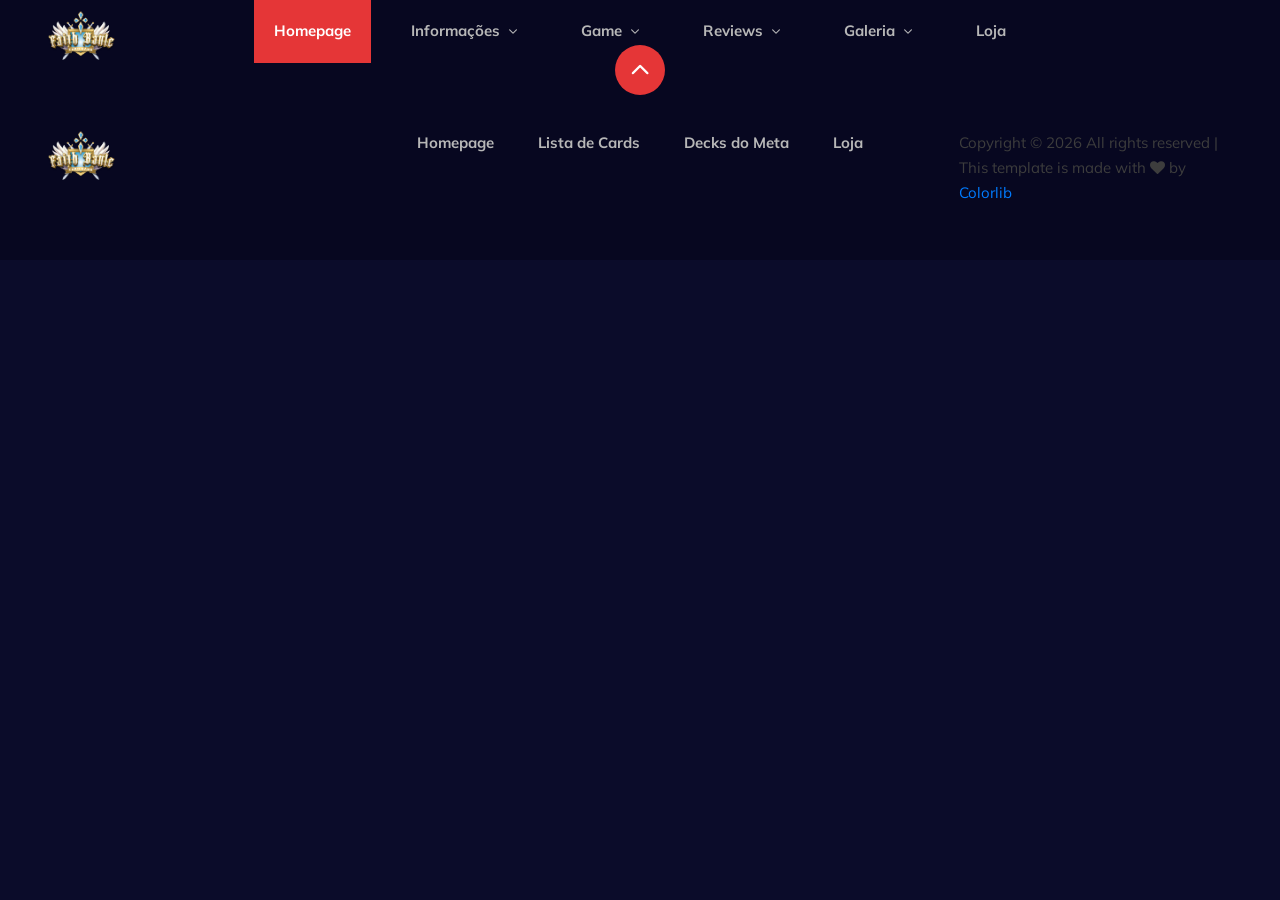
<file: champions-hall-details.html>
<!DOCTYPE html>
<html lang="zxx">

<head>
    <meta charset="UTF-8">
    <meta name="description" content="Faith Battle">
    <meta name="keywords" content="Anime, unica, creative, html">
    <meta name="viewport" content="width=device-width, initial-scale=1.0">
    <meta http-equiv="X-UA-Compatible" content="ie=edge">
    <title>⚔️ Faith Battle 🛡️ | O Card Game Bíblico</title>

    <!-- Google Font -->
    <link href="https://fonts.googleapis.com/css2?family=Oswald:wght@300;400;500;600;700&display=swap" rel="stylesheet">
    <link href="https://fonts.googleapis.com/css2?family=Mulish:wght@300;400;500;600;700;800;900&display=swap"
        rel="stylesheet">

    <!-- Css Styles -->
    <link rel="stylesheet" href="css/bootstrap.min.css" type="text/css">
    <link rel="stylesheet" href="css/font-awesome.min.css" type="text/css">
    <link rel="stylesheet" href="css/elegant-icons.css" type="text/css">
    <link rel="stylesheet" href="css/plyr.css" type="text/css">
    <link rel="stylesheet" href="css/nice-select.css" type="text/css">
    <link rel="stylesheet" href="css/owl.carousel.min.css" type="text/css">
    <link rel="stylesheet" href="css/slicknav.min.css" type="text/css">
    <link rel="stylesheet" href="css/style.css" type="text/css">
</head>

<body>
    <!-- Page Preloder -->
    <div id="preloder">
        <div class="loader"></div>
    </div>

    <!-- Header Section Begin -->
    <header class="header">
        <div class="container">
            <div class="row">
                <div class="col-lg-2">
                    <div class="header__logo">
                        <a href="./index.html">
                            <img src="img/logo.png" alt="" style="max-height: 50px;">
                        </a>
                    </div>
                </div>
                <div class="col-lg-8">
                    <div class="header__nav">
                        <nav class="header__menu mobile-menu">
                            <ul>
                                <li class="active"><a href="./index.html">Homepage</a></li>
                                <li><a href="./how-to-play.html">Informações <span class="arrow_carrot-down"></span></a>
                                    <ul class="dropdown">
                                        <li><a href="./who-we-are.html">Quem somos</a></li>
                                        <li><a href="./how-to-play.html">Como Jogar</a></li>
                                    </ul>
                                </li>
                                <li><a href="#">Game <span class="arrow_carrot-down"></span></a>
                                    <ul class="dropdown">
                                        <li><a href="./deck-builder.html">Deckbuilder</a></li>
                                        <li><a href="./card-list.html">Lista de Cards</a></li>
                                        <li><a href="./deck-meta.html">Decks do Meta</a></li>
                                        <!-- <li><a href="./deck-community.html">Decks da Comunidade</a></li> -->
                                        <!-- <li><a href="./deck-historic.html">Decks Históricos</a></li> -->
                                        <!-- <li><a href="./anime-watching.html">Anime Watching</a></li> -->
                                        <!-- <li><a href="./blog-details.html">Blog Details</a></li> -->
                                        <!-- <li><a href="./signup.html">Sign Up</a></li> -->
                                        <!-- <li><a href="./login.html">Login</a></li> -->
                                    </ul>
                                </li>
                                <li><a href="#">Reviews <span class="arrow_carrot-down"></span></a>
                                    <ul class="dropdown">
                                        <li><a href="./review-instagram.html">Instagram</a></li>
                                        <li><a href="./review-youtube.html">Youtube</a></li>
                                    </ul>
                                </li>
                                <li><a href="#">Galeria <span class="arrow_carrot-down"></span></a>
                                    <ul class="dropdown">
                                        <li><a href="./gallery-gameplays.html">Gameplays</a></li>
                                        <!-- <li><a href="./gallery-tutorial.html">Tutoriais</a></li> -->
                                        <!-- <li><a href="./gallery-championship.html">Campeonatos</a></li> -->
                                    </ul>
                                </li>
                                <!-- <li><a href="./champions-hall.html">Hall dos Campeões</a></li> -->
                                <li><a href="http://www.faithbattleloja.com.br/">Loja</a></li>
                                <!-- <li><a href="./blog.html">Our Blog</a></li> -->
                                <!-- <li><a href="#">Contacts</a></li> -->
                            </ul>
                        </nav>
                    </div>
                </div>
                <div class="col-lg-2">
                    <!-- <div class="header__right">
                        <a href="#" class="search-switch"><span class="icon_search"></span></a>
                        <a href="./login.html"><span class="icon_profile"></span></a>
                    </div> -->
                </div>
            </div>
            <div id="mobile-menu-wrap"></div>
        </div>
    </header>
    <!-- Header End -->

    <!-- Normal Breadcrumb Begin -->
    <!-- <section class="normal-breadcrumb set-bg" data-setbg="img/banner/banner-1.png">
        <div class="container">
            <div class="row">
                <div class="col-lg-12 text-center">
                    <div class="normal__breadcrumb__text">
                        <h2>Hall dos Campeões</h2>
                        <p>Onde os nossos Grandes Campeões são Eternizados</p>
                    </div>
                </div>
            </div>
        </div>
    </section> -->
    <!-- Normal Breadcrumb End -->



    <!-- Blog Section Begin -->
    <!-- <section class="blog spad">
        <div class="container">
            <div class="row">

                <div class="col-lg-6">
                    <div class="row">
                        <div class="col-lg-12">
                            <div class="blog__item set-bg" data-setbg="img/blog/blog-4.jpg">
                                <div class="blog__item__text">
                                    <p><span class="icon_calendar"></span> 01 Nov 2023</p>
                                    <p><span class="icon_globe_alt"></span> Pré-Release APH</p>
                                    <h4><a href="#">Gustavo Furjan</a></h4>
                                </div>
                            </div>
                        </div>
                        <div class="col-lg-12">
                            <div class="blog__item set-bg" data-setbg="img/blog/blog-1.jpg">
                                <div class="blog__item__text">
                                    <p><span class="icon_calendar"></span> 01 March 2020</p>
                                    <h4><a href="#">Yuri Kuma Arashi Viverra Tortor Pharetra</a></h4>
                                </div>
                            </div>
                        </div>
                        <div class="col-lg-6 col-md-6 col-sm-6">
                            <div class="blog__item small__item set-bg" data-setbg="img/blog/blog-4.jpg">
                                <div class="blog__item__text">
                                    <p><span class="icon_calendar"></span> 01 March 2020</p>
                                    <h4><a href="#">Bok no Hero Academia Season 4 – 18</a></h4>
                                </div>
                            </div>
                        </div>
                        <div class="col-lg-6 col-md-6 col-sm-6">
                            <div class="blog__item small__item set-bg" data-setbg="img/blog/blog-5.jpg">
                                <div class="blog__item__text">
                                    <p><span class="icon_calendar"></span> 01 March 2020</p>
                                    <h4><a href="#">Fate/Stay Night: Untimated Blade World</a></h4>
                                </div>
                            </div>
                        </div>
                        <div class="col-lg-12">
                            <div class="blog__item set-bg" data-setbg="img/blog/blog-7.jpg">
                                <div class="blog__item__text">
                                    <p><span class="icon_calendar"></span> 01 March 2020</p>
                                    <h4><a href="#">Housekishou Richard shi no Nazo Kantei Season 08 - 20</a></h4>
                                </div>
                            </div>
                        </div>
                        <div class="col-lg-6 col-md-6 col-sm-6">
                            <div class="blog__item small__item set-bg" data-setbg="img/blog/blog-10.jpg">
                                <div class="blog__item__text">
                                    <p><span class="icon_calendar"></span> 01 March 2020</p>
                                    <h4><a href="#">Fate/Stay Night: Untimated Blade World</a></h4>
                                </div>
                            </div>
                        </div>
                        <div class="col-lg-6 col-md-6 col-sm-6">
                            <div class="blog__item small__item set-bg" data-setbg="img/blog/blog-11.jpg">
                                <div class="blog__item__text">
                                    <p><span class="icon_calendar"></span> 01 March 2020</p>
                                    <h4><a href="#">Building a Better LiA Drilling Down</a></h4>
                                </div>
                            </div>
                        </div>
                    </div>
                </div>

                <div class="col-lg-6">
                    <div class="row">
                        <div class="col-lg-6 col-md-6 col-sm-6">
                            <div class="blog__item small__item set-bg" data-setbg="img/blog/blog-2.jpg">
                                <div class="blog__item__text">
                                    <p><span class="icon_calendar"></span> 01 March 2020</p>
                                    <h4><a href="#">Fate/Stay Night: Untimated Blade World</a></h4>
                                </div>
                            </div>
                        </div>
                        <div class="col-lg-6 col-md-6 col-sm-6">
                            <div class="blog__item small__item set-bg" data-setbg="img/blog/blog-3.jpg">
                                <div class="blog__item__text">
                                    <p><span class="icon_calendar"></span> 01 March 2020</p>
                                    <h4><a href="#">Building a Better LiA Drilling Down</a></h4>
                                </div>
                            </div>
                        </div>
                        <div class="col-lg-12">
                            <div class="blog__item set-bg" data-setbg="img/blog/blog-6.jpg">
                                <div class="blog__item__text">
                                    <p><span class="icon_calendar"></span> 01 March 2020</p>
                                    <h4><a href="#">Yuri Kuma Arashi Viverra Tortor Pharetra</a></h4>
                                </div>
                            </div>
                        </div>
                        <div class="col-lg-6 col-md-6 col-sm-6">
                            <div class="blog__item small__item set-bg" data-setbg="img/blog/blog-8.jpg">
                                <div class="blog__item__text">
                                    <p><span class="icon_calendar"></span> 01 March 2020</p>
                                    <h4><a href="#">Bok no Hero Academia Season 4 – 18</a></h4>
                                </div>
                            </div>
                        </div>
                        <div class="col-lg-6 col-md-6 col-sm-6">
                            <div class="blog__item small__item set-bg" data-setbg="img/blog/blog-9.jpg">
                                <div class="blog__item__text">
                                    <p><span class="icon_calendar"></span> 01 March 2020</p>
                                    <h4><a href="#">Fate/Stay Night: Untimated Blade World</a></h4>
                                </div>
                            </div>
                        </div>
                        <div class="col-lg-12">
                            <div class="blog__item set-bg" data-setbg="img/blog/blog-12.jpg">
                                <div class="blog__item__text">
                                    <p><span class="icon_calendar"></span> 01 March 2020</p>
                                    <h4><a href="#">Yuri Kuma Arashi Viverra Tortor Pharetra</a></h4>
                                </div>
                            </div>
                        </div>
                    </div>
                </div>
            </div>
        </div>
    </section> -->
    <!-- Blog Section End -->

    <!-- Footer Section Begin -->
    <footer class="footer">
        <div class="page-up">
            <a href="#" id="scrollToTopButton"><span class="arrow_carrot-up"></span></a>
        </div>
        <div class="container">
            <div class="row">
                <div class="col-lg-3">
                    <div class="footer__logo">
                        <a href="./index.html"><img src="img/logo.png" alt="" style="max-height: 50px;"></a>
                    </div>
                </div>
                <div class="col-lg-6">
                    <div class="footer__nav">
                        <ul>
                            <li class="active"><a href="./index.html">Homepage</a></li>
                            <li><a href="./card-list.html">Lista de Cards</a></li>
                            <li><a href="./deck-meta.html">Decks do Meta</a></li>
                            <li><a href="http://www.faithbattleloja.com.br/">Loja</a></li>
                            <!-- <li><a href="./blog.html">Our Blog</a></li> -->
                            <!-- <li><a href="#">Contacts</a></li> -->
                        </ul>
                    </div>
                </div>
                <div class="col-lg-3">
                    <p><!-- Link back to Colorlib can't be removed. Template is licensed under CC BY 3.0. -->
                        Copyright &copy;
                        <script>document.write(new Date().getFullYear());</script> All rights reserved | This template
                        is made with <i class="fa fa-heart" aria-hidden="true"></i> by <a href="https://colorlib.com"
                            target="_blank">Colorlib</a>
                        <!-- Link back to Colorlib can't be removed. Template is licensed under CC BY 3.0. -->
                    </p>

                </div>
            </div>
        </div>
    </footer>
    <!-- Footer Section End -->

    <!-- Search model Begin -->
    <div class="search-model">
        <div class="h-100 d-flex align-items-center justify-content-center">
            <div class="search-close-switch"><i class="icon_close"></i></div>
            <form class="search-model-form">
                <input type="text" id="search-input" placeholder="Search here.....">
            </form>
        </div>
    </div>
    <!-- Search model end -->

    <!-- Js Plugins -->
    <script src="js/jquery-3.3.1.min.js"></script>
    <script src="js/bootstrap.min.js"></script>
    <script src="js/player.js"></script>
    <script src="js/jquery.nice-select.min.js"></script>
    <script src="js/mixitup.min.js"></script>
    <script src="js/jquery.slicknav.js"></script>
    <script src="js/owl.carousel.min.js"></script>
    <script src="js/main.js"></script>

</body>

</html>
</file>
<file: tcg_export/styles.css>
:root{
  --bg:#0b0d12;
  --card:#121621;
  --muted:#9aa3b2;
  --text:#e9edf5;
  --border:#232a3a;
  --accent:#6dd5ed;
  --accent2:#2193b0;
  --good:#35d07f;
  --bad:#ff5d5d;
  --eq:#b8c2d8;
  --shadow: 0 10px 30px rgba(0,0,0,.35);
  --radius: 16px;
  --mono: ui-monospace, SFMono-Regular, Menlo, Monaco, Consolas, "Liberation Mono", "Courier New", monospace;
  --sans: ui-sans-serif, system-ui, -apple-system, Segoe UI, Roboto, "Helvetica Neue", Arial, "Noto Sans", "Liberation Sans", sans-serif;
}

*{ box-sizing:border-box; }
html,body{ height:100%; }
body{
  margin:0;
  font-family:var(--sans);
  background: radial-gradient(1000px 700px at 20% 10%, rgba(109,213,237,.14), transparent 55%),
              radial-gradient(1000px 700px at 80% 20%, rgba(33,147,176,.12), transparent 55%),
              var(--bg);
  color:var(--text);
}

.topbar{
  position:sticky;
  top:0;
  z-index:10;
  backdrop-filter: blur(10px);
  background: rgba(11,13,18,.72);
  border-bottom:1px solid var(--border);
  padding: 14px 18px;
  display:flex;
  gap:16px;
  align-items:flex-end;
  justify-content:space-between;
  flex-wrap:wrap;
}

.brand{ display:flex; gap:12px; align-items:center; }
.logo{
  width:42px;height:42px;
  border-radius:14px;
  display:grid;place-items:center;
  background: linear-gradient(135deg, var(--accent), var(--accent2));
  color:#051018;
  font-weight:900;
  box-shadow: var(--shadow);
}
.title{ font-weight:900; font-size:16px; }
.subtitle{ color:var(--muted); font-size:12px; margin-top:2px; }

.controls{ display:flex; gap:10px; flex-wrap:wrap; align-items:flex-end; }
.field{ display:flex; flex-direction:column; gap:6px; min-width: 180px; }
.field.small{ min-width: 190px; }
.field span{ color:var(--muted); font-size:12px; }
.field input, .field select{
  background: rgba(18,22,33,.9);
  border:1px solid var(--border);
  color:var(--text);
  border-radius: 12px;
  padding: 10px 12px;
  outline:none;
}
.field input:focus, .field select:focus{
  border-color: rgba(109,213,237,.45);
  box-shadow: 0 0 0 3px rgba(109,213,237,.12);
}

.layout{
  /* max-width: 1660px; */
  margin: 18px auto;
  padding: 0 16px 50px;
  display:grid;
  gap:14px;
}

.card{
  background: rgba(18,22,33,.92);
  border:1px solid var(--border);
  border-radius: var(--radius);
  box-shadow: var(--shadow);
}

.panel{ padding: 14px; }
.panel h2{ margin:0; font-size: 18px; }
.panel h3{ margin:0; font-size: 14px; color: #d8e6ff; }

.panelHead{
  display:flex;
  align-items:center;
  justify-content:space-between;
  gap:10px;
  margin-bottom: 10px;
}

.panelTag{
  font-size: 12px;
  color: #dff8ff;
  background: rgba(109,213,237,.12);
  border:1px solid rgba(109,213,237,.22);
  padding: 6px 10px;
  border-radius: 999px;
  white-space:nowrap;
}

.tabsCard{ padding: 10px 12px; }
.tabs{
  display:flex;
  align-items:center;
  gap:10px;
  flex-wrap:wrap;
}
.tabBtn{
  border:1px solid var(--border);
  background: rgba(11,13,18,.25);
  color: var(--text);
  padding: 10px 12px;
  border-radius: 999px;
  cursor:pointer;
  font-weight: 900;
}
.tabBtn:hover{ border-color: rgba(109,213,237,.35); }
.tabBtn.isActive{
  border-color: rgba(109,213,237,.45);
  background: rgba(109,213,237,.12);
  box-shadow: 0 0 0 3px rgba(109,213,237,.10);
}
.tabHint{
  margin-left:auto;
  color: var(--muted);
  font-size: 12px;
}
.kbd{
  font-family: var(--mono);
  padding: 2px 6px;
  border-radius: 8px;
  border:1px solid rgba(35,42,58,.9);
  background: rgba(11,13,18,.35);
  color: #d8e6ff;
}

.grid4{
  display:grid;
  grid-template-columns: repeat(4, minmax(0,1fr));
  gap:10px;
}
@media (max-width: 1100px){
  .grid4{ grid-template-columns: repeat(2, 1fr); }
}
.kpi{
  border:1px solid rgba(35,42,58,.85);
  background: rgba(11,13,18,.30);
  border-radius: 14px;
  padding: 12px;
}
.kpiLabel{ color: var(--muted); font-size: 12px; }
.kpiValue{ margin-top: 6px; font-weight: 950; font-size: 20px; }
.kpiSub{ margin-top: 6px; color: var(--muted); font-size: 12px; }

.grid3{
  display:grid;
  grid-template-columns: repeat(3, minmax(0,1fr));
  gap:12px;
}
@media (max-width: 1100px){
  .grid3{ grid-template-columns: 1fr; }
}

.miniPanel{ padding: 12px; }
.miniHead{ display:flex; align-items:center; justify-content:space-between; margin-bottom: 10px; }
.miniTitle{ font-weight: 950; }
.miniMeta{ color: var(--muted); font-size: 12px; }

.bars{ display:flex; flex-direction:column; gap:10px; }
.barRow{ display:grid; grid-template-columns: 1fr 160px 70px; gap:10px; align-items:center; }
.barLbl{ color: var(--muted); font-size: 12px; }
.barTrack{
  height: 10px;
  border-radius: 999px;
  border:1px solid rgba(35,42,58,.9);
  background: rgba(11,13,18,.28);
  overflow:hidden;
}
.barFill{
  height:100%;
  border-radius: 999px;
  background: linear-gradient(90deg, rgba(109,213,237,.85), rgba(33,147,176,.85));
}
.barVal{
  text-align:center;
  font-variant-numeric: tabular-nums;
  font-weight: 900;
  display:flex;
  justify-content:center;
  align-items:center;
  gap:8px;
}

.delta{
  display:inline-flex;
  align-items:center;
  gap:6px;
  font-weight: 950;
}
.delta .arrow{
  width:18px;height:18px;
  display:grid;place-items:center;
  border-radius: 999px;
  border:1px solid rgba(35,42,58,.9);
  font-size: 11px;
}
.delta.up{ color: var(--good); }
/* .delta.up .arrow{ background: rgba(53,208,127,.14); border-color: rgba(53,208,127,.25); } */
.delta.down{ color: var(--bad); }
/* .delta.down .arrow{ background: rgba(255,93,93,.12); border-color: rgba(255,93,93,.22); } */
.delta.eq{ color: var(--eq); }
/* .delta.eq .arrow{ background: rgba(184,194,216,.10); border-color: rgba(184,194,216,.20); } */

.radarWrap{ padding: 12px; }
.legend{
  display:flex;
  gap:10px;
  flex-wrap:wrap;
  margin-top: 10px;
  color: var(--muted);
  font-size: 12px;
}
.legItem{ display:flex; align-items:center; gap:8px; }
.swatch{
  width:12px;height:12px;
  border-radius:4px;
  border:1px solid rgba(35,42,58,.9);
}

.tableWrap{ overflow:auto; border:1px solid var(--border); border-radius: 12px; }
table{ width:100%; border-collapse:collapse; 
  /* min-width: 900px; */
 }
th,td{
  padding: 10px 10px;
  border-bottom:1px solid rgba(35,42,58,.7);
  text-align:center;            /* centralizado */
  vertical-align:middle;        /* alinhado */
  font-size: 13px;
  white-space:nowrap;
}
th{
  position:sticky;
  top:0;
  background: rgba(18,22,33,.98);
  z-index:1;
  color: #d8e6ff;
  font-weight: 950;
}
tbody tr:hover td{ background: rgba(109,213,237,.06); }

td.left, th.left{ text-align:left; } /* exceção: nomes */
td.num{ font-variant-numeric: tabular-nums; }

.tableTools{
  display:flex;
  gap:12px;
  flex-wrap:wrap;
  margin: 10px 0 12px;
}

.spacer{ height: 14px; }

.footer{
  max-width:1660px;
  margin: 0 auto;
  padding: 0 16px 24px;
  color: var(--muted);
  font-size: 12px;
}
code{ font-family: var(--mono); }

/* Extras v7 */
.subhead{
  margin: 0 0 8px;
  font-size: 12px;
  color: var(--muted);
  font-weight: 900;
  text-transform: uppercase;
  letter-spacing: .06em;
}
.grid2{
  display:grid;
  grid-template-columns: repeat(2, minmax(0,1fr));
  gap:12px;
}
@media (max-width: 1100px){
  .grid2{ grid-template-columns: 1fr; }
}
/* Bars inside panels should not overflow on narrow screens */
.barRow{ grid-template-columns: 1fr 220px 110px; }
@media (max-width: 700px){
  .barRow{ grid-template-columns: 1fr 1fr; }
  .barVal{ justify-content:flex-end; }
}
</file>
<file: css/elegant-icons.css>
@font-face {
	font-family: 'ElegantIcons';
	src:url('../fonts/ElegantIcons.eot');
	src:url('../fonts/ElegantIcons.eot?#iefix') format('embedded-opentype'),
		url('../fonts/ElegantIcons.woff') format('woff'),
		url('../fonts/ElegantIcons.ttf') format('truetype'),
		url('../fonts/ElegantIcons.svg#ElegantIcons') format('svg');
	font-weight: normal;
	font-style: normal;
}

/* Use the following CSS code if you want to use data attributes for inserting your icons */
[data-icon]:before {
	font-family: 'ElegantIcons';
	content: attr(data-icon);
	speak: none;
	font-weight: normal;
	font-variant: normal;
	text-transform: none;
	line-height: 1;
	-webkit-font-smoothing: antialiased;
	-moz-osx-font-smoothing: grayscale;
}

/* Use the following CSS code if you want to have a class per icon */
/*
Instead of a list of all class selectors,
you can use the generic selector below, but it's slower:
[class*="your-class-prefix"] {
*/
.arrow_up, .arrow_down, .arrow_left, .arrow_right, .arrow_left-up, .arrow_right-up, .arrow_right-down, .arrow_left-down, .arrow-up-down, .arrow_up-down_alt, .arrow_left-right_alt, .arrow_left-right, .arrow_expand_alt2, .arrow_expand_alt, .arrow_condense, .arrow_expand, .arrow_move, .arrow_carrot-up, .arrow_carrot-down, .arrow_carrot-left, .arrow_carrot-right, .arrow_carrot-2up, .arrow_carrot-2down, .arrow_carrot-2left, .arrow_carrot-2right, .arrow_carrot-up_alt2, .arrow_carrot-down_alt2, .arrow_carrot-left_alt2, .arrow_carrot-right_alt2, .arrow_carrot-2up_alt2, .arrow_carrot-2down_alt2, .arrow_carrot-2left_alt2, .arrow_carrot-2right_alt2, .arrow_triangle-up, .arrow_triangle-down, .arrow_triangle-left, .arrow_triangle-right, .arrow_triangle-up_alt2, .arrow_triangle-down_alt2, .arrow_triangle-left_alt2, .arrow_triangle-right_alt2, .arrow_back, .icon_minus-06, .icon_plus, .icon_close, .icon_check, .icon_minus_alt2, .icon_plus_alt2, .icon_close_alt2, .icon_check_alt2, .icon_zoom-out_alt, .icon_zoom-in_alt, .icon_search, .icon_box-empty, .icon_box-selected, .icon_minus-box, .icon_plus-box, .icon_box-checked, .icon_circle-empty, .icon_circle-slelected, .icon_stop_alt2, .icon_stop, .icon_pause_alt2, .icon_pause, .icon_menu, .icon_menu-square_alt2, .icon_menu-circle_alt2, .icon_ul, .icon_ol, .icon_adjust-horiz, .icon_adjust-vert, .icon_document_alt, .icon_documents_alt, .icon_pencil, .icon_pencil-edit_alt, .icon_pencil-edit, .icon_folder-alt, .icon_folder-open_alt, .icon_folder-add_alt, .icon_info_alt, .icon_error-oct_alt, .icon_error-circle_alt, .icon_error-triangle_alt, .icon_question_alt2, .icon_question, .icon_comment_alt, .icon_chat_alt, .icon_vol-mute_alt, .icon_volume-low_alt, .icon_volume-high_alt, .icon_quotations, .icon_quotations_alt2, .icon_clock_alt, .icon_lock_alt, .icon_lock-open_alt, .icon_key_alt, .icon_cloud_alt, .icon_cloud-upload_alt, .icon_cloud-download_alt, .icon_image, .icon_images, .icon_lightbulb_alt, .icon_gift_alt, .icon_house_alt, .icon_genius, .icon_mobile, .icon_tablet, .icon_laptop, .icon_desktop, .icon_camera_alt, .icon_mail_alt, .icon_cone_alt, .icon_ribbon_alt, .icon_bag_alt, .icon_creditcard, .icon_cart_alt, .icon_paperclip, .icon_tag_alt, .icon_tags_alt, .icon_trash_alt, .icon_cursor_alt, .icon_mic_alt, .icon_compass_alt, .icon_pin_alt, .icon_pushpin_alt, .icon_map_alt, .icon_drawer_alt, .icon_toolbox_alt, .icon_book_alt, .icon_calendar, .icon_film, .icon_table, .icon_contacts_alt, .icon_headphones, .icon_lifesaver, .icon_piechart, .icon_refresh, .icon_link_alt, .icon_link, .icon_loading, .icon_blocked, .icon_archive_alt, .icon_heart_alt, .icon_star_alt, .icon_star-half_alt, .icon_star, .icon_star-half, .icon_tools, .icon_tool, .icon_cog, .icon_cogs, .arrow_up_alt, .arrow_down_alt, .arrow_left_alt, .arrow_right_alt, .arrow_left-up_alt, .arrow_right-up_alt, .arrow_right-down_alt, .arrow_left-down_alt, .arrow_condense_alt, .arrow_expand_alt3, .arrow_carrot_up_alt, .arrow_carrot-down_alt, .arrow_carrot-left_alt, .arrow_carrot-right_alt, .arrow_carrot-2up_alt, .arrow_carrot-2dwnn_alt, .arrow_carrot-2left_alt, .arrow_carrot-2right_alt, .arrow_triangle-up_alt, .arrow_triangle-down_alt, .arrow_triangle-left_alt, .arrow_triangle-right_alt, .icon_minus_alt, .icon_plus_alt, .icon_close_alt, .icon_check_alt, .icon_zoom-out, .icon_zoom-in, .icon_stop_alt, .icon_menu-square_alt, .icon_menu-circle_alt, .icon_document, .icon_documents, .icon_pencil_alt, .icon_folder, .icon_folder-open, .icon_folder-add, .icon_folder_upload, .icon_folder_download, .icon_info, .icon_error-circle, .icon_error-oct, .icon_error-triangle, .icon_question_alt, .icon_comment, .icon_chat, .icon_vol-mute, .icon_volume-low, .icon_volume-high, .icon_quotations_alt, .icon_clock, .icon_lock, .icon_lock-open, .icon_key, .icon_cloud, .icon_cloud-upload, .icon_cloud-download, .icon_lightbulb, .icon_gift, .icon_house, .icon_camera, .icon_mail, .icon_cone, .icon_ribbon, .icon_bag, .icon_cart, .icon_tag, .icon_tags, .icon_trash, .icon_cursor, .icon_mic, .icon_compass, .icon_pin, .icon_pushpin, .icon_map, .icon_drawer, .icon_toolbox, .icon_book, .icon_contacts, .icon_archive, .icon_heart, .icon_profile, .icon_group, .icon_grid-2x2, .icon_grid-3x3, .icon_music, .icon_pause_alt, .icon_phone, .icon_upload, .icon_download, .social_facebook, .social_twitter, .social_pinterest, .social_googleplus, .social_tumblr, .social_tumbleupon, .social_wordpress, .social_instagram, .social_dribbble, .social_vimeo, .social_linkedin, .social_rss, .social_deviantart, .social_share, .social_myspace, .social_skype, .social_youtube, .social_picassa, .social_googledrive, .social_flickr, .social_blogger, .social_spotify, .social_delicious, .social_facebook_circle, .social_twitter_circle, .social_pinterest_circle, .social_googleplus_circle, .social_tumblr_circle, .social_stumbleupon_circle, .social_wordpress_circle, .social_instagram_circle, .social_dribbble_circle, .social_vimeo_circle, .social_linkedin_circle, .social_rss_circle, .social_deviantart_circle, .social_share_circle, .social_myspace_circle, .social_skype_circle, .social_youtube_circle, .social_picassa_circle, .social_googledrive_alt2, .social_flickr_circle, .social_blogger_circle, .social_spotify_circle, .social_delicious_circle, .social_facebook_square, .social_twitter_square, .social_pinterest_square, .social_googleplus_square, .social_tumblr_square, .social_stumbleupon_square, .social_wordpress_square, .social_instagram_square, .social_dribbble_square, .social_vimeo_square, .social_linkedin_square, .social_rss_square, .social_deviantart_square, .social_share_square, .social_myspace_square, .social_skype_square, .social_youtube_square, .social_picassa_square, .social_googledrive_square, .social_flickr_square, .social_blogger_square, .social_spotify_square, .social_delicious_square, .icon_printer, .icon_calulator, .icon_building, .icon_floppy, .icon_drive, .icon_search-2, .icon_id, .icon_id-2, .icon_puzzle, .icon_like, .icon_dislike, .icon_mug, .icon_currency, .icon_wallet, .icon_pens, .icon_easel, .icon_flowchart, .icon_datareport, .icon_briefcase, .icon_shield, .icon_percent, .icon_globe, .icon_globe-2, .icon_target, .icon_hourglass, .icon_balance, .icon_rook, .icon_printer-alt, .icon_calculator_alt, .icon_building_alt, .icon_floppy_alt, .icon_drive_alt, .icon_search_alt, .icon_id_alt, .icon_id-2_alt, .icon_puzzle_alt, .icon_like_alt, .icon_dislike_alt, .icon_mug_alt, .icon_currency_alt, .icon_wallet_alt, .icon_pens_alt, .icon_easel_alt, .icon_flowchart_alt, .icon_datareport_alt, .icon_briefcase_alt, .icon_shield_alt, .icon_percent_alt, .icon_globe_alt, .icon_clipboard {
	font-family: 'ElegantIcons';
	speak: none;
	font-style: normal;
	font-weight: normal;
	font-variant: normal;
	text-transform: none;
	line-height: 1;
	-webkit-font-smoothing: antialiased;
}
.arrow_up:before {
	content: "\21";
}
.arrow_down:before {
	content: "\22";
}
.arrow_left:before {
	content: "\23";
}
.arrow_right:before {
	content: "\24";
}
.arrow_left-up:before {
	content: "\25";
}
.arrow_right-up:before {
	content: "\26";
}
.arrow_right-down:before {
	content: "\27";
}
.arrow_left-down:before {
	content: "\28";
}
.arrow-up-down:before {
	content: "\29";
}
.arrow_up-down_alt:before {
	content: "\2a";
}
.arrow_left-right_alt:before {
	content: "\2b";
}
.arrow_left-right:before {
	content: "\2c";
}
.arrow_expand_alt2:before {
	content: "\2d";
}
.arrow_expand_alt:before {
	content: "\2e";
}
.arrow_condense:before {
	content: "\2f";
}
.arrow_expand:before {
	content: "\30";
}
.arrow_move:before {
	content: "\31";
}
.arrow_carrot-up:before {
	content: "\32";
}
.arrow_carrot-down:before {
	content: "\33";
}
.arrow_carrot-left:before {
	content: "\34";
}
.arrow_carrot-right:before {
	content: "\35";
}
.arrow_carrot-2up:before {
	content: "\36";
}
.arrow_carrot-2down:before {
	content: "\37";
}
.arrow_carrot-2left:before {
	content: "\38";
}
.arrow_carrot-2right:before {
	content: "\39";
}
.arrow_carrot-up_alt2:before {
	content: "\3a";
}
.arrow_carrot-down_alt2:before {
	content: "\3b";
}
.arrow_carrot-left_alt2:before {
	content: "\3c";
}
.arrow_carrot-right_alt2:before {
	content: "\3d";
}
.arrow_carrot-2up_alt2:before {
	content: "\3e";
}
.arrow_carrot-2down_alt2:before {
	content: "\3f";
}
.arrow_carrot-2left_alt2:before {
	content: "\40";
}
.arrow_carrot-2right_alt2:before {
	content: "\41";
}
.arrow_triangle-up:before {
	content: "\42";
}
.arrow_triangle-down:before {
	content: "\43";
}
.arrow_triangle-left:before {
	content: "\44";
}
.arrow_triangle-right:before {
	content: "\45";
}
.arrow_triangle-up_alt2:before {
	content: "\46";
}
.arrow_triangle-down_alt2:before {
	content: "\47";
}
.arrow_triangle-left_alt2:before {
	content: "\48";
}
.arrow_triangle-right_alt2:before {
	content: "\49";
}
.arrow_back:before {
	content: "\4a";
}
.icon_minus-06:before {
	content: "\4b";
}
.icon_plus:before {
	content: "\4c";
}
.icon_close:before {
	content: "\4d";
}
.icon_check:before {
	content: "\4e";
}
.icon_minus_alt2:before {
	content: "\4f";
}
.icon_plus_alt2:before {
	content: "\50";
}
.icon_close_alt2:before {
	content: "\51";
}
.icon_check_alt2:before {
	content: "\52";
}
.icon_zoom-out_alt:before {
	content: "\53";
}
.icon_zoom-in_alt:before {
	content: "\54";
}
.icon_search:before {
	content: "\55";
}
.icon_box-empty:before {
	content: "\56";
}
.icon_box-selected:before {
	content: "\57";
}
.icon_minus-box:before {
	content: "\58";
}
.icon_plus-box:before {
	content: "\59";
}
.icon_box-checked:before {
	content: "\5a";
}
.icon_circle-empty:before {
	content: "\5b";
}
.icon_circle-slelected:before {
	content: "\5c";
}
.icon_stop_alt2:before {
	content: "\5d";
}
.icon_stop:before {
	content: "\5e";
}
.icon_pause_alt2:before {
	content: "\5f";
}
.icon_pause:before {
	content: "\60";
}
.icon_menu:before {
	content: "\61";
}
.icon_menu-square_alt2:before {
	content: "\62";
}
.icon_menu-circle_alt2:before {
	content: "\63";
}
.icon_ul:before {
	content: "\64";
}
.icon_ol:before {
	content: "\65";
}
.icon_adjust-horiz:before {
	content: "\66";
}
.icon_adjust-vert:before {
	content: "\67";
}
.icon_document_alt:before {
	content: "\68";
}
.icon_documents_alt:before {
	content: "\69";
}
.icon_pencil:before {
	content: "\6a";
}
.icon_pencil-edit_alt:before {
	content: "\6b";
}
.icon_pencil-edit:before {
	content: "\6c";
}
.icon_folder-alt:before {
	content: "\6d";
}
.icon_folder-open_alt:before {
	content: "\6e";
}
.icon_folder-add_alt:before {
	content: "\6f";
}
.icon_info_alt:before {
	content: "\70";
}
.icon_error-oct_alt:before {
	content: "\71";
}
.icon_error-circle_alt:before {
	content: "\72";
}
.icon_error-triangle_alt:before {
	content: "\73";
}
.icon_question_alt2:before {
	content: "\74";
}
.icon_question:before {
	content: "\75";
}
.icon_comment_alt:before {
	content: "\76";
}
.icon_chat_alt:before {
	content: "\77";
}
.icon_vol-mute_alt:before {
	content: "\78";
}
.icon_volume-low_alt:before {
	content: "\79";
}
.icon_volume-high_alt:before {
	content: "\7a";
}
.icon_quotations:before {
	content: "\7b";
}
.icon_quotations_alt2:before {
	content: "\7c";
}
.icon_clock_alt:before {
	content: "\7d";
}
.icon_lock_alt:before {
	content: "\7e";
}
.icon_lock-open_alt:before {
	content: "\e000";
}
.icon_key_alt:before {
	content: "\e001";
}
.icon_cloud_alt:before {
	content: "\e002";
}
.icon_cloud-upload_alt:before {
	content: "\e003";
}
.icon_cloud-download_alt:before {
	content: "\e004";
}
.icon_image:before {
	content: "\e005";
}
.icon_images:before {
	content: "\e006";
}
.icon_lightbulb_alt:before {
	content: "\e007";
}
.icon_gift_alt:before {
	content: "\e008";
}
.icon_house_alt:before {
	content: "\e009";
}
.icon_genius:before {
	content: "\e00a";
}
.icon_mobile:before {
	content: "\e00b";
}
.icon_tablet:before {
	content: "\e00c";
}
.icon_laptop:before {
	content: "\e00d";
}
.icon_desktop:before {
	content: "\e00e";
}
.icon_camera_alt:before {
	content: "\e00f";
}
.icon_mail_alt:before {
	content: "\e010";
}
.icon_cone_alt:before {
	content: "\e011";
}
.icon_ribbon_alt:before {
	content: "\e012";
}
.icon_bag_alt:before {
	content: "\e013";
}
.icon_creditcard:before {
	content: "\e014";
}
.icon_cart_alt:before {
	content: "\e015";
}
.icon_paperclip:before {
	content: "\e016";
}
.icon_tag_alt:before {
	content: "\e017";
}
.icon_tags_alt:before {
	content: "\e018";
}
.icon_trash_alt:before {
	content: "\e019";
}
.icon_cursor_alt:before {
	content: "\e01a";
}
.icon_mic_alt:before {
	content: "\e01b";
}
.icon_compass_alt:before {
	content: "\e01c";
}
.icon_pin_alt:before {
	content: "\e01d";
}
.icon_pushpin_alt:before {
	content: "\e01e";
}
.icon_map_alt:before {
	content: "\e01f";
}
.icon_drawer_alt:before {
	content: "\e020";
}
.icon_toolbox_alt:before {
	content: "\e021";
}
.icon_book_alt:before {
	content: "\e022";
}
.icon_calendar:before {
	content: "\e023";
}
.icon_film:before {
	content: "\e024";
}
.icon_table:before {
	content: "\e025";
}
.icon_contacts_alt:before {
	content: "\e026";
}
.icon_headphones:before {
	content: "\e027";
}
.icon_lifesaver:before {
	content: "\e028";
}
.icon_piechart:before {
	content: "\e029";
}
.icon_refresh:before {
	content: "\e02a";
}
.icon_link_alt:before {
	content: "\e02b";
}
.icon_link:before {
	content: "\e02c";
}
.icon_loading:before {
	content: "\e02d";
}
.icon_blocked:before {
	content: "\e02e";
}
.icon_archive_alt:before {
	content: "\e02f";
}
.icon_heart_alt:before {
	content: "\e030";
}
.icon_star_alt:before {
	content: "\e031";
}
.icon_star-half_alt:before {
	content: "\e032";
}
.icon_star:before {
	content: "\e033";
}
.icon_star-half:before {
	content: "\e034";
}
.icon_tools:before {
	content: "\e035";
}
.icon_tool:before {
	content: "\e036";
}
.icon_cog:before {
	content: "\e037";
}
.icon_cogs:before {
	content: "\e038";
}
.arrow_up_alt:before {
	content: "\e039";
}
.arrow_down_alt:before {
	content: "\e03a";
}
.arrow_left_alt:before {
	content: "\e03b";
}
.arrow_right_alt:before {
	content: "\e03c";
}
.arrow_left-up_alt:before {
	content: "\e03d";
}
.arrow_right-up_alt:before {
	content: "\e03e";
}
.arrow_right-down_alt:before {
	content: "\e03f";
}
.arrow_left-down_alt:before {
	content: "\e040";
}
.arrow_condense_alt:before {
	content: "\e041";
}
.arrow_expand_alt3:before {
	content: "\e042";
}
.arrow_carrot_up_alt:before {
	content: "\e043";
}
.arrow_carrot-down_alt:before {
	content: "\e044";
}
.arrow_carrot-left_alt:before {
	content: "\e045";
}
.arrow_carrot-right_alt:before {
	content: "\e046";
}
.arrow_carrot-2up_alt:before {
	content: "\e047";
}
.arrow_carrot-2dwnn_alt:before {
	content: "\e048";
}
.arrow_carrot-2left_alt:before {
	content: "\e049";
}
.arrow_carrot-2right_alt:before {
	content: "\e04a";
}
.arrow_triangle-up_alt:before {
	content: "\e04b";
}
.arrow_triangle-down_alt:before {
	content: "\e04c";
}
.arrow_triangle-left_alt:before {
	content: "\e04d";
}
.arrow_triangle-right_alt:before {
	content: "\e04e";
}
.icon_minus_alt:before {
	content: "\e04f";
}
.icon_plus_alt:before {
	content: "\e050";
}
.icon_close_alt:before {
	content: "\e051";
}
.icon_check_alt:before {
	content: "\e052";
}
.icon_zoom-out:before {
	content: "\e053";
}
.icon_zoom-in:before {
	content: "\e054";
}
.icon_stop_alt:before {
	content: "\e055";
}
.icon_menu-square_alt:before {
	content: "\e056";
}
.icon_menu-circle_alt:before {
	content: "\e057";
}
.icon_document:before {
	content: "\e058";
}
.icon_documents:before {
	content: "\e059";
}
.icon_pencil_alt:before {
	content: "\e05a";
}
.icon_folder:before {
	content: "\e05b";
}
.icon_folder-open:before {
	content: "\e05c";
}
.icon_folder-add:before {
	content: "\e05d";
}
.icon_folder_upload:before {
	content: "\e05e";
}
.icon_folder_download:before {
	content: "\e05f";
}
.icon_info:before {
	content: "\e060";
}
.icon_error-circle:before {
	content: "\e061";
}
.icon_error-oct:before {
	content: "\e062";
}
.icon_error-triangle:before {
	content: "\e063";
}
.icon_question_alt:before {
	content: "\e064";
}
.icon_comment:before {
	content: "\e065";
}
.icon_chat:before {
	content: "\e066";
}
.icon_vol-mute:before {
	content: "\e067";
}
.icon_volume-low:before {
	content: "\e068";
}
.icon_volume-high:before {
	content: "\e069";
}
.icon_quotations_alt:before {
	content: "\e06a";
}
.icon_clock:before {
	content: "\e06b";
}
.icon_lock:before {
	content: "\e06c";
}
.icon_lock-open:before {
	content: "\e06d";
}
.icon_key:before {
	content: "\e06e";
}
.icon_cloud:before {
	content: "\e06f";
}
.icon_cloud-upload:before {
	content: "\e070";
}
.icon_cloud-download:before {
	content: "\e071";
}
.icon_lightbulb:before {
	content: "\e072";
}
.icon_gift:before {
	content: "\e073";
}
.icon_house:before {
	content: "\e074";
}
.icon_camera:before {
	content: "\e075";
}
.icon_mail:before {
	content: "\e076";
}
.icon_cone:before {
	content: "\e077";
}
.icon_ribbon:before {
	content: "\e078";
}
.icon_bag:before {
	content: "\e079";
}
.icon_cart:before {
	content: "\e07a";
}
.icon_tag:before {
	content: "\e07b";
}
.icon_tags:before {
	content: "\e07c";
}
.icon_trash:before {
	content: "\e07d";
}
.icon_cursor:before {
	content: "\e07e";
}
.icon_mic:before {
	content: "\e07f";
}
.icon_compass:before {
	content: "\e080";
}
.icon_pin:before {
	content: "\e081";
}
.icon_pushpin:before {
	content: "\e082";
}
.icon_map:before {
	content: "\e083";
}
.icon_drawer:before {
	content: "\e084";
}
.icon_toolbox:before {
	content: "\e085";
}
.icon_book:before {
	content: "\e086";
}
.icon_contacts:before {
	content: "\e087";
}
.icon_archive:before {
	content: "\e088";
}
.icon_heart:before {
	content: "\e089";
}
.icon_profile:before {
	content: "\e08a";
}
.icon_group:before {
	content: "\e08b";
}
.icon_grid-2x2:before {
	content: "\e08c";
}
.icon_grid-3x3:before {
	content: "\e08d";
}
.icon_music:before {
	content: "\e08e";
}
.icon_pause_alt:before {
	content: "\e08f";
}
.icon_phone:before {
	content: "\e090";
}
.icon_upload:before {
	content: "\e091";
}
.icon_download:before {
	content: "\e092";
}
.social_facebook:before {
	content: "\e093";
}
.social_twitter:before {
	content: "\e094";
}
.social_pinterest:before {
	content: "\e095";
}
.social_googleplus:before {
	content: "\e096";
}
.social_tumblr:before {
	content: "\e097";
}
.social_tumbleupon:before {
	content: "\e098";
}
.social_wordpress:before {
	content: "\e099";
}
.social_instagram:before {
	content: "\e09a";
}
.social_dribbble:before {
	content: "\e09b";
}
.social_vimeo:before {
	content: "\e09c";
}
.social_linkedin:before {
	content: "\e09d";
}
.social_rss:before {
	content: "\e09e";
}
.social_deviantart:before {
	content: "\e09f";
}
.social_share:before {
	content: "\e0a0";
}
.social_myspace:before {
	content: "\e0a1";
}
.social_skype:before {
	content: "\e0a2";
}
.social_youtube:before {
	content: "\e0a3";
}
.social_picassa:before {
	content: "\e0a4";
}
.social_googledrive:before {
	content: "\e0a5";
}
.social_flickr:before {
	content: "\e0a6";
}
.social_blogger:before {
	content: "\e0a7";
}
.social_spotify:before {
	content: "\e0a8";
}
.social_delicious:before {
	content: "\e0a9";
}
.social_facebook_circle:before {
	content: "\e0aa";
}
.social_twitter_circle:before {
	content: "\e0ab";
}
.social_pinterest_circle:before {
	content: "\e0ac";
}
.social_googleplus_circle:before {
	content: "\e0ad";
}
.social_tumblr_circle:before {
	content: "\e0ae";
}
.social_stumbleupon_circle:before {
	content: "\e0af";
}
.social_wordpress_circle:before {
	content: "\e0b0";
}
.social_instagram_circle:before {
	content: "\e0b1";
}
.social_dribbble_circle:before {
	content: "\e0b2";
}
.social_vimeo_circle:before {
	content: "\e0b3";
}
.social_linkedin_circle:before {
	content: "\e0b4";
}
.social_rss_circle:before {
	content: "\e0b5";
}
.social_deviantart_circle:before {
	content: "\e0b6";
}
.social_share_circle:before {
	content: "\e0b7";
}
.social_myspace_circle:before {
	content: "\e0b8";
}
.social_skype_circle:before {
	content: "\e0b9";
}
.social_youtube_circle:before {
	content: "\e0ba";
}
.social_picassa_circle:before {
	content: "\e0bb";
}
.social_googledrive_alt2:before {
	content: "\e0bc";
}
.social_flickr_circle:before {
	content: "\e0bd";
}
.social_blogger_circle:before {
	content: "\e0be";
}
.social_spotify_circle:before {
	content: "\e0bf";
}
.social_delicious_circle:before {
	content: "\e0c0";
}
.social_facebook_square:before {
	content: "\e0c1";
}
.social_twitter_square:before {
	content: "\e0c2";
}
.social_pinterest_square:before {
	content: "\e0c3";
}
.social_googleplus_square:before {
	content: "\e0c4";
}
.social_tumblr_square:before {
	content: "\e0c5";
}
.social_stumbleupon_square:before {
	content: "\e0c6";
}
.social_wordpress_square:before {
	content: "\e0c7";
}
.social_instagram_square:before {
	content: "\e0c8";
}
.social_dribbble_square:before {
	content: "\e0c9";
}
.social_vimeo_square:before {
	content: "\e0ca";
}
.social_linkedin_square:before {
	content: "\e0cb";
}
.social_rss_square:before {
	content: "\e0cc";
}
.social_deviantart_square:before {
	content: "\e0cd";
}
.social_share_square:before {
	content: "\e0ce";
}
.social_myspace_square:before {
	content: "\e0cf";
}
.social_skype_square:before {
	content: "\e0d0";
}
.social_youtube_square:before {
	content: "\e0d1";
}
.social_picassa_square:before {
	content: "\e0d2";
}
.social_googledrive_square:before {
	content: "\e0d3";
}
.social_flickr_square:before {
	content: "\e0d4";
}
.social_blogger_square:before {
	content: "\e0d5";
}
.social_spotify_square:before {
	content: "\e0d6";
}
.social_delicious_square:before {
	content: "\e0d7";
}
.icon_printer:before {
	content: "\e103";
}
.icon_calulator:before {
	content: "\e0ee";
}
.icon_building:before {
	content: "\e0ef";
}
.icon_floppy:before {
	content: "\e0e8";
}
.icon_drive:before {
	content: "\e0ea";
}
.icon_search-2:before {
	content: "\e101";
}
.icon_id:before {
	content: "\e107";
}
.icon_id-2:before {
	content: "\e108";
}
.icon_puzzle:before {
	content: "\e102";
}
.icon_like:before {
	content: "\e106";
}
.icon_dislike:before {
	content: "\e0eb";
}
.icon_mug:before {
	content: "\e105";
}
.icon_currency:before {
	content: "\e0ed";
}
.icon_wallet:before {
	content: "\e100";
}
.icon_pens:before {
	content: "\e104";
}
.icon_easel:before {
	content: "\e0e9";
}
.icon_flowchart:before {
	content: "\e109";
}
.icon_datareport:before {
	content: "\e0ec";
}
.icon_briefcase:before {
	content: "\e0fe";
}
.icon_shield:before {
	content: "\e0f6";
}
.icon_percent:before {
	content: "\e0fb";
}
.icon_globe:before {
	content: "\e0e2";
}
.icon_globe-2:before {
	content: "\e0e3";
}
.icon_target:before {
	content: "\e0f5";
}
.icon_hourglass:before {
	content: "\e0e1";
}
.icon_balance:before {
	content: "\e0ff";
}
.icon_rook:before {
	content: "\e0f8";
}
.icon_printer-alt:before {
	content: "\e0fa";
}
.icon_calculator_alt:before {
	content: "\e0e7";
}
.icon_building_alt:before {
	content: "\e0fd";
}
.icon_floppy_alt:before {
	content: "\e0e4";
}
.icon_drive_alt:before {
	content: "\e0e5";
}
.icon_search_alt:before {
	content: "\e0f7";
}
.icon_id_alt:before {
	content: "\e0e0";
}
.icon_id-2_alt:before {
	content: "\e0fc";
}
.icon_puzzle_alt:before {
	content: "\e0f9";
}
.icon_like_alt:before {
	content: "\e0dd";
}
.icon_dislike_alt:before {
	content: "\e0f1";
}
.icon_mug_alt:before {
	content: "\e0dc";
}
.icon_currency_alt:before {
	content: "\e0f3";
}
.icon_wallet_alt:before {
	content: "\e0d8";
}
.icon_pens_alt:before {
	content: "\e0db";
}
.icon_easel_alt:before {
	content: "\e0f0";
}
.icon_flowchart_alt:before {
	content: "\e0df";
}
.icon_datareport_alt:before {
	content: "\e0f2";
}
.icon_briefcase_alt:before {
	content: "\e0f4";
}
.icon_shield_alt:before {
	content: "\e0d9";
}
.icon_percent_alt:before {
	content: "\e0da";
}
.icon_globe_alt:before {
	content: "\e0de";
}
.icon_clipboard:before {
	content: "\e0e6";
}


	.glyph {
		float: left;
		text-align: center;
		padding: .75em;
		margin: .4em 1.5em .75em 0;
		width: 6em;
text-shadow: none;
	}
        .glyph_big {
        font-size: 128px;
        color: #59c5dc;
        float: left;
        margin-right: 20px;
        }

        .glyph div { padding-bottom: 10px;}

	.glyph input {
		font-family: consolas, monospace;
		font-size: 12px;
		width: 100%;
		text-align: center;
		border: 0;
		box-shadow: 0 0 0 1px #ccc;
		padding: .2em;
                -moz-border-radius: 5px;
                -webkit-border-radius: 5px;
	}
	.centered {
		margin-left: auto;
		margin-right: auto;
	}
	.glyph .fs1 {
		font-size: 2em;
	}
</file>
<file: css/plyr.css>
@keyframes plyr-progress{to{background-position:25px 0;background-position:var(--plyr-progress-loading-size,25px) 0}}@keyframes plyr-popup{0%{opacity:.5;transform:translateY(10px)}to{opacity:1;transform:translateY(0)}}@keyframes plyr-fade-in{from{opacity:0}to{opacity:1}}.plyr{-moz-osx-font-smoothing:grayscale;-webkit-font-smoothing:antialiased;align-items:center;direction:ltr;display:flex;flex-direction:column;font-family:inherit;font-family:var(--plyr-font-family,inherit);font-variant-numeric:tabular-nums;font-weight:400;font-weight:var(--plyr-font-weight-regular,400);height:100%;line-height:1.7;line-height:var(--plyr-line-height,1.7);max-width:100%;min-width:200px;position:relative;text-shadow:none;transition:box-shadow .3s ease;z-index:0}.plyr audio,.plyr iframe,.plyr video{display:block;height:100%;width:100%}.plyr button{font:inherit;line-height:inherit;width:auto}.plyr:focus{outline:0}.plyr--full-ui{box-sizing:border-box}.plyr--full-ui *,.plyr--full-ui ::after,.plyr--full-ui ::before{box-sizing:inherit}.plyr--full-ui a,.plyr--full-ui button,.plyr--full-ui input,.plyr--full-ui label{touch-action:manipulation}.plyr__badge{background:#4a5464;background:var(--plyr-badge-background,#4a5464);border-radius:2px;border-radius:var(--plyr-badge-border-radius,2px);color:#fff;color:var(--plyr-badge-text-color,#fff);font-size:9px;font-size:var(--plyr-font-size-badge,9px);line-height:1;padding:3px 4px}.plyr--full-ui ::-webkit-media-text-track-container{display:none}.plyr__captions{animation:plyr-fade-in .3s ease;bottom:0;display:none;font-size:13px;font-size:var(--plyr-font-size-small,13px);left:0;padding:10px;padding:var(--plyr-control-spacing,10px);position:absolute;text-align:center;transition:transform .4s ease-in-out;width:100%}.plyr__captions span:empty{display:none}@media (min-width:480px){.plyr__captions{font-size:15px;font-size:var(--plyr-font-size-base,15px);padding:calc(10px * 2);padding:calc(var(--plyr-control-spacing,10px) * 2)}}@media (min-width:768px){.plyr__captions{font-size:18px;font-size:var(--plyr-font-size-large,18px)}}.plyr--captions-active .plyr__captions{display:block}.plyr:not(.plyr--hide-controls) .plyr__controls:not(:empty)~.plyr__captions{transform:translateY(calc(10px * -4));transform:translateY(calc(var(--plyr-control-spacing,10px) * -4))}.plyr__caption{background:rgba(0,0,0,.8);background:var(--plyr-captions-background,rgba(0,0,0,.8));border-radius:2px;-webkit-box-decoration-break:clone;box-decoration-break:clone;color:#fff;color:var(--plyr-captions-text-color,#fff);line-height:185%;padding:.2em .5em;white-space:pre-wrap}.plyr__caption div{display:inline}.plyr__control{background:0 0;border:0;border-radius:3px;border-radius:var(--plyr-control-radius,3px);color:inherit;cursor:pointer;flex-shrink:0;overflow:visible;padding:calc(10px * .7);padding:calc(var(--plyr-control-spacing,10px) * .7);position:relative;transition:all .3s ease}.plyr__control svg{display:block;fill:currentColor;height:18px;height:var(--plyr-control-icon-size,18px);pointer-events:none;width:18px;width:var(--plyr-control-icon-size,18px)}.plyr__control:focus{outline:0}.plyr__control.plyr__tab-focus{outline-color:#00b3ff;outline-color:var(--plyr-tab-focus-color,var(--plyr-color-main,var(--plyr-color-main,#00b3ff)));outline-offset:2px;outline-style:dotted;outline-width:3px}a.plyr__control{text-decoration:none}a.plyr__control::after,a.plyr__control::before{display:none}.plyr__control.plyr__control--pressed .icon--not-pressed,.plyr__control.plyr__control--pressed .label--not-pressed,.plyr__control:not(.plyr__control--pressed) .icon--pressed,.plyr__control:not(.plyr__control--pressed) .label--pressed{display:none}.plyr--full-ui ::-webkit-media-controls{display:none}.plyr__controls{align-items:center;display:flex;justify-content:flex-end;text-align:center}.plyr__controls .plyr__progress__container{flex:1;min-width:0}.plyr__controls .plyr__controls__item{margin-left:calc(10px / 4);margin-left:calc(var(--plyr-control-spacing,10px)/ 4)}.plyr__controls .plyr__controls__item:first-child{margin-left:0;margin-right:auto}.plyr__controls .plyr__controls__item.plyr__progress__container{padding-left:calc(10px / 4);padding-left:calc(var(--plyr-control-spacing,10px)/ 4)}.plyr__controls .plyr__controls__item.plyr__time{padding:0 calc(10px / 2);padding:0 calc(var(--plyr-control-spacing,10px)/ 2)}.plyr__controls .plyr__controls__item.plyr__progress__container:first-child,.plyr__controls .plyr__controls__item.plyr__time+.plyr__time,.plyr__controls .plyr__controls__item.plyr__time:first-child{padding-left:0}.plyr__controls:empty{display:none}.plyr [data-plyr=airplay],.plyr [data-plyr=captions],.plyr [data-plyr=fullscreen],.plyr [data-plyr=pip]{display:none}.plyr--airplay-supported [data-plyr=airplay],.plyr--captions-enabled [data-plyr=captions],.plyr--fullscreen-enabled [data-plyr=fullscreen],.plyr--pip-supported [data-plyr=pip]{display:inline-block}.plyr__menu{display:flex;position:relative}.plyr__menu .plyr__control svg{transition:transform .3s ease}.plyr__menu .plyr__control[aria-expanded=true] svg{transform:rotate(90deg)}.plyr__menu .plyr__control[aria-expanded=true] .plyr__tooltip{display:none}.plyr__menu__container{animation:plyr-popup .2s ease;background:rgba(255,255,255,.9);background:var(--plyr-menu-background,rgba(255,255,255,.9));border-radius:4px;bottom:100%;box-shadow:0 1px 2px rgba(0,0,0,.15);box-shadow:var(--plyr-menu-shadow,0 1px 2px rgba(0,0,0,.15));color:#4a5464;color:var(--plyr-menu-color,#4a5464);font-size:15px;font-size:var(--plyr-font-size-base,15px);margin-bottom:10px;position:absolute;right:-3px;text-align:left;white-space:nowrap;z-index:3}.plyr__menu__container>div{overflow:hidden;transition:height .35s cubic-bezier(.4,0,.2,1),width .35s cubic-bezier(.4,0,.2,1)}.plyr__menu__container::after{border:4px solid transparent;border:var(--plyr-menu-arrow-size,4px) solid transparent;border-top-color:rgba(255,255,255,.9);border-top-color:var(--plyr-menu-background,rgba(255,255,255,.9));content:'';height:0;position:absolute;right:calc(((18px / 2) + calc(10px * .7)) - (4px / 2));right:calc(((var(--plyr-control-icon-size,18px)/ 2) + calc(var(--plyr-control-spacing,10px) * .7)) - (var(--plyr-menu-arrow-size,4px)/ 2));top:100%;width:0}.plyr__menu__container [role=menu]{padding:calc(10px * .7);padding:calc(var(--plyr-control-spacing,10px) * .7)}.plyr__menu__container [role=menuitem],.plyr__menu__container [role=menuitemradio]{margin-top:2px}.plyr__menu__container [role=menuitem]:first-child,.plyr__menu__container [role=menuitemradio]:first-child{margin-top:0}.plyr__menu__container .plyr__control{align-items:center;color:#4a5464;color:var(--plyr-menu-color,#4a5464);display:flex;font-size:13px;font-size:var(--plyr-font-size-menu,var(--plyr-font-size-small,13px));padding-bottom:calc(calc(10px * .7)/ 1.5);padding-bottom:calc(calc(var(--plyr-control-spacing,10px) * .7)/ 1.5);padding-left:calc(calc(10px * .7) * 1.5);padding-left:calc(calc(var(--plyr-control-spacing,10px) * .7) * 1.5);padding-right:calc(calc(10px * .7) * 1.5);padding-right:calc(calc(var(--plyr-control-spacing,10px) * .7) * 1.5);padding-top:calc(calc(10px * .7)/ 1.5);padding-top:calc(calc(var(--plyr-control-spacing,10px) * .7)/ 1.5);-webkit-user-select:none;-ms-user-select:none;user-select:none;width:100%}.plyr__menu__container .plyr__control>span{align-items:inherit;display:flex;width:100%}.plyr__menu__container .plyr__control::after{border:4px solid transparent;border:var(--plyr-menu-item-arrow-size,4px) solid transparent;content:'';position:absolute;top:50%;transform:translateY(-50%)}.plyr__menu__container .plyr__control--forward{padding-right:calc(calc(10px * .7) * 4);padding-right:calc(calc(var(--plyr-control-spacing,10px) * .7) * 4)}.plyr__menu__container .plyr__control--forward::after{border-left-color:#728197;border-left-color:var(--plyr-menu-arrow-color,#728197);right:calc((calc(10px * .7) * 1.5) - 4px);right:calc((calc(var(--plyr-control-spacing,10px) * .7) * 1.5) - var(--plyr-menu-item-arrow-size,4px))}.plyr__menu__container .plyr__control--forward.plyr__tab-focus::after,.plyr__menu__container .plyr__control--forward:hover::after{border-left-color:currentColor}.plyr__menu__container .plyr__control--back{font-weight:400;font-weight:var(--plyr-font-weight-regular,400);margin:calc(10px * .7);margin:calc(var(--plyr-control-spacing,10px) * .7);margin-bottom:calc(calc(10px * .7)/ 2);margin-bottom:calc(calc(var(--plyr-control-spacing,10px) * .7)/ 2);padding-left:calc(calc(10px * .7) * 4);padding-left:calc(calc(var(--plyr-control-spacing,10px) * .7) * 4);position:relative;width:calc(100% - (calc(10px * .7) * 2));width:calc(100% - (calc(var(--plyr-control-spacing,10px) * .7) * 2))}.plyr__menu__container .plyr__control--back::after{border-right-color:#728197;border-right-color:var(--plyr-menu-arrow-color,#728197);left:calc((calc(10px * .7) * 1.5) - 4px);left:calc((calc(var(--plyr-control-spacing,10px) * .7) * 1.5) - var(--plyr-menu-item-arrow-size,4px))}.plyr__menu__container .plyr__control--back::before{background:#dcdfe5;background:var(--plyr-menu-back-border-color,#dcdfe5);box-shadow:0 1px 0 #fff;box-shadow:0 1px 0 var(--plyr-menu-back-border-shadow-color,#fff);content:'';height:1px;left:0;margin-top:calc(calc(10px * .7)/ 2);margin-top:calc(calc(var(--plyr-control-spacing,10px) * .7)/ 2);overflow:hidden;position:absolute;right:0;top:100%}.plyr__menu__container .plyr__control--back.plyr__tab-focus::after,.plyr__menu__container .plyr__control--back:hover::after{border-right-color:currentColor}.plyr__menu__container .plyr__control[role=menuitemradio]{padding-left:calc(10px * .7);padding-left:calc(var(--plyr-control-spacing,10px) * .7)}.plyr__menu__container .plyr__control[role=menuitemradio]::after,.plyr__menu__container .plyr__control[role=menuitemradio]::before{border-radius:100%}.plyr__menu__container .plyr__control[role=menuitemradio]::before{background:rgba(0,0,0,.1);content:'';display:block;flex-shrink:0;height:16px;margin-right:10px;margin-right:var(--plyr-control-spacing,10px);transition:all .3s ease;width:16px}.plyr__menu__container .plyr__control[role=menuitemradio]::after{background:#fff;border:0;height:6px;left:12px;opacity:0;top:50%;transform:translateY(-50%) scale(0);transition:transform .3s ease,opacity .3s ease;width:6px}.plyr__menu__container .plyr__control[role=menuitemradio][aria-checked=true]::before{background:#00b3ff;background:var(--plyr-control-toggle-checked-background,var(--plyr-color-main,var(--plyr-color-main,#00b3ff)))}.plyr__menu__container .plyr__control[role=menuitemradio][aria-checked=true]::after{opacity:1;transform:translateY(-50%) scale(1)}.plyr__menu__container .plyr__control[role=menuitemradio].plyr__tab-focus::before,.plyr__menu__container .plyr__control[role=menuitemradio]:hover::before{background:rgba(35,40,47,.1)}.plyr__menu__container .plyr__menu__value{align-items:center;display:flex;margin-left:auto;margin-right:calc((calc(10px * .7) - 2) * -1);margin-right:calc((calc(var(--plyr-control-spacing,10px) * .7) - 2) * -1);overflow:hidden;padding-left:calc(calc(10px * .7) * 3.5);padding-left:calc(calc(var(--plyr-control-spacing,10px) * .7) * 3.5);pointer-events:none}.plyr--full-ui input[type=range]{-webkit-appearance:none;background:0 0;border:0;border-radius:calc(13px * 2);border-radius:calc(var(--plyr-range-thumb-height,13px) * 2);color:#00b3ff;color:var(--plyr-range-fill-background,var(--plyr-color-main,var(--plyr-color-main,#00b3ff)));display:block;height:calc((3px * 2) + 13px);height:calc((var(--plyr-range-thumb-active-shadow-width,3px) * 2) + var(--plyr-range-thumb-height,13px));margin:0;padding:0;transition:box-shadow .3s ease;width:100%}.plyr--full-ui input[type=range]::-webkit-slider-runnable-track{background:0 0;border:0;border-radius:calc(5px / 2);border-radius:calc(var(--plyr-range-track-height,5px)/ 2);height:5px;height:var(--plyr-range-track-height,5px);-webkit-transition:box-shadow .3s ease;transition:box-shadow .3s ease;-webkit-user-select:none;user-select:none;background-image:linear-gradient(to right,currentColor 0,transparent 0);background-image:linear-gradient(to right,currentColor var(--value,0),transparent var(--value,0))}.plyr--full-ui input[type=range]::-webkit-slider-thumb{background:#fff;background:var(--plyr-range-thumb-background,#fff);border:0;border-radius:100%;box-shadow:0 1px 1px rgba(35,40,47,.15),0 0 0 1px rgba(35,40,47,.2);box-shadow:var(--plyr-range-thumb-shadow,0 1px 1px rgba(35,40,47,.15),0 0 0 1px rgba(35,40,47,.2));height:13px;height:var(--plyr-range-thumb-height,13px);position:relative;-webkit-transition:all .2s ease;transition:all .2s ease;width:13px;width:var(--plyr-range-thumb-height,13px);-webkit-appearance:none;margin-top:calc(((13px - 5px)/ 2) * -1);margin-top:calc(((var(--plyr-range-thumb-height,13px) - var(--plyr-range-track-height,5px))/ 2) * -1)}.plyr--full-ui input[type=range]::-moz-range-track{background:0 0;border:0;border-radius:calc(5px / 2);border-radius:calc(var(--plyr-range-track-height,5px)/ 2);height:5px;height:var(--plyr-range-track-height,5px);-moz-transition:box-shadow .3s ease;transition:box-shadow .3s ease;user-select:none}.plyr--full-ui input[type=range]::-moz-range-thumb{background:#fff;background:var(--plyr-range-thumb-background,#fff);border:0;border-radius:100%;box-shadow:0 1px 1px rgba(35,40,47,.15),0 0 0 1px rgba(35,40,47,.2);box-shadow:var(--plyr-range-thumb-shadow,0 1px 1px rgba(35,40,47,.15),0 0 0 1px rgba(35,40,47,.2));height:13px;height:var(--plyr-range-thumb-height,13px);position:relative;-moz-transition:all .2s ease;transition:all .2s ease;width:13px;width:var(--plyr-range-thumb-height,13px)}.plyr--full-ui input[type=range]::-moz-range-progress{background:currentColor;border-radius:calc(5px / 2);border-radius:calc(var(--plyr-range-track-height,5px)/ 2);height:5px;height:var(--plyr-range-track-height,5px)}.plyr--full-ui input[type=range]::-ms-track{background:0 0;border:0;border-radius:calc(5px / 2);border-radius:calc(var(--plyr-range-track-height,5px)/ 2);height:5px;height:var(--plyr-range-track-height,5px);-ms-transition:box-shadow .3s ease;transition:box-shadow .3s ease;-ms-user-select:none;user-select:none;color:transparent}.plyr--full-ui input[type=range]::-ms-fill-upper{background:0 0;border:0;border-radius:calc(5px / 2);border-radius:calc(var(--plyr-range-track-height,5px)/ 2);height:5px;height:var(--plyr-range-track-height,5px);-ms-transition:box-shadow .3s ease;transition:box-shadow .3s ease;-ms-user-select:none;user-select:none}.plyr--full-ui input[type=range]::-ms-fill-lower{background:0 0;border:0;border-radius:calc(5px / 2);border-radius:calc(var(--plyr-range-track-height,5px)/ 2);height:5px;height:var(--plyr-range-track-height,5px);-ms-transition:box-shadow .3s ease;transition:box-shadow .3s ease;-ms-user-select:none;user-select:none;background:currentColor}.plyr--full-ui input[type=range]::-ms-thumb{background:#fff;background:var(--plyr-range-thumb-background,#fff);border:0;border-radius:100%;box-shadow:0 1px 1px rgba(35,40,47,.15),0 0 0 1px rgba(35,40,47,.2);box-shadow:var(--plyr-range-thumb-shadow,0 1px 1px rgba(35,40,47,.15),0 0 0 1px rgba(35,40,47,.2));height:13px;height:var(--plyr-range-thumb-height,13px);position:relative;-ms-transition:all .2s ease;transition:all .2s ease;width:13px;width:var(--plyr-range-thumb-height,13px);margin-top:0}.plyr--full-ui input[type=range]::-ms-tooltip{display:none}.plyr--full-ui input[type=range]:focus{outline:0}.plyr--full-ui input[type=range]::-moz-focus-outer{border:0}.plyr--full-ui input[type=range].plyr__tab-focus::-webkit-slider-runnable-track{outline-color:#00b3ff;outline-color:var(--plyr-tab-focus-color,var(--plyr-color-main,var(--plyr-color-main,#00b3ff)));outline-offset:2px;outline-style:dotted;outline-width:3px}.plyr--full-ui input[type=range].plyr__tab-focus::-moz-range-track{outline-color:#00b3ff;outline-color:var(--plyr-tab-focus-color,var(--plyr-color-main,var(--plyr-color-main,#00b3ff)));outline-offset:2px;outline-style:dotted;outline-width:3px}.plyr--full-ui input[type=range].plyr__tab-focus::-ms-track{outline-color:#00b3ff;outline-color:var(--plyr-tab-focus-color,var(--plyr-color-main,var(--plyr-color-main,#00b3ff)));outline-offset:2px;outline-style:dotted;outline-width:3px}.plyr__poster{background-color:#000;background-position:50% 50%;background-repeat:no-repeat;background-size:contain;height:100%;left:0;opacity:0;position:absolute;top:0;transition:opacity .2s ease;width:100%;z-index:1}.plyr--stopped.plyr__poster-enabled .plyr__poster{opacity:1}.plyr__time{font-size:13px;font-size:var(--plyr-font-size-time,var(--plyr-font-size-small,13px))}.plyr__time+.plyr__time::before{content:'\2044';margin-right:10px;margin-right:var(--plyr-control-spacing,10px)}@media (max-width:calc(768px - 1)){.plyr__time+.plyr__time{display:none}}.plyr__tooltip{background:rgba(255,255,255,.9);background:var(--plyr-tooltip-background,rgba(255,255,255,.9));border-radius:3px;border-radius:var(--plyr-tooltip-radius,3px);bottom:100%;box-shadow:0 1px 2px rgba(0,0,0,.15);box-shadow:var(--plyr-tooltip-shadow,0 1px 2px rgba(0,0,0,.15));color:#4a5464;color:var(--plyr-tooltip-color,#4a5464);font-size:13px;font-size:var(--plyr-font-size-small,13px);font-weight:400;font-weight:var(--plyr-font-weight-regular,400);left:50%;line-height:1.3;margin-bottom:calc(calc(10px / 2) * 2);margin-bottom:calc(calc(var(--plyr-control-spacing,10px)/ 2) * 2);opacity:0;padding:calc(10px / 2) calc(calc(10px / 2) * 1.5);padding:calc(var(--plyr-control-spacing,10px)/ 2) calc(calc(var(--plyr-control-spacing,10px)/ 2) * 1.5);pointer-events:none;position:absolute;transform:translate(-50%,10px) scale(.8);transform-origin:50% 100%;transition:transform .2s .1s ease,opacity .2s .1s ease;white-space:nowrap;z-index:2}.plyr__tooltip::before{border-left:4px solid transparent;border-left:var(--plyr-tooltip-arrow-size,4px) solid transparent;border-right:4px solid transparent;border-right:var(--plyr-tooltip-arrow-size,4px) solid transparent;border-top:4px solid rgba(255,255,255,.9);border-top:var(--plyr-tooltip-arrow-size,4px) solid var(--plyr-tooltip-background,rgba(255,255,255,.9));bottom:calc(4px * -1);bottom:calc(var(--plyr-tooltip-arrow-size,4px) * -1);content:'';height:0;left:50%;position:absolute;transform:translateX(-50%);width:0;z-index:2}.plyr .plyr__control.plyr__tab-focus .plyr__tooltip,.plyr .plyr__control:hover .plyr__tooltip,.plyr__tooltip--visible{opacity:1;transform:translate(-50%,0) scale(1)}.plyr .plyr__control:hover .plyr__tooltip{z-index:3}.plyr__controls>.plyr__control:first-child .plyr__tooltip,.plyr__controls>.plyr__control:first-child+.plyr__control .plyr__tooltip{left:0;transform:translate(0,10px) scale(.8);transform-origin:0 100%}.plyr__controls>.plyr__control:first-child .plyr__tooltip::before,.plyr__controls>.plyr__control:first-child+.plyr__control .plyr__tooltip::before{left:calc((18px / 2) + calc(10px * .7));left:calc((var(--plyr-control-icon-size,18px)/ 2) + calc(var(--plyr-control-spacing,10px) * .7))}.plyr__controls>.plyr__control:last-child .plyr__tooltip{left:auto;right:0;transform:translate(0,10px) scale(.8);transform-origin:100% 100%}.plyr__controls>.plyr__control:last-child .plyr__tooltip::before{left:auto;right:calc((18px / 2) + calc(10px * .7));right:calc((var(--plyr-control-icon-size,18px)/ 2) + calc(var(--plyr-control-spacing,10px) * .7));transform:translateX(50%)}.plyr__controls>.plyr__control:first-child .plyr__tooltip--visible,.plyr__controls>.plyr__control:first-child+.plyr__control .plyr__tooltip--visible,.plyr__controls>.plyr__control:first-child+.plyr__control.plyr__tab-focus .plyr__tooltip,.plyr__controls>.plyr__control:first-child+.plyr__control:hover .plyr__tooltip,.plyr__controls>.plyr__control:first-child.plyr__tab-focus .plyr__tooltip,.plyr__controls>.plyr__control:first-child:hover .plyr__tooltip,.plyr__controls>.plyr__control:last-child .plyr__tooltip--visible,.plyr__controls>.plyr__control:last-child.plyr__tab-focus .plyr__tooltip,.plyr__controls>.plyr__control:last-child:hover .plyr__tooltip{transform:translate(0,0) scale(1)}.plyr__progress{left:calc(13px * .5);left:calc(var(--plyr-range-thumb-height,13px) * .5);margin-right:13px;margin-right:var(--plyr-range-thumb-height,13px);position:relative}.plyr__progress input[type=range],.plyr__progress__buffer{margin-left:calc(13px * -.5);margin-left:calc(var(--plyr-range-thumb-height,13px) * -.5);margin-right:calc(13px * -.5);margin-right:calc(var(--plyr-range-thumb-height,13px) * -.5);width:calc(100% + 13px);width:calc(100% + var(--plyr-range-thumb-height,13px))}.plyr__progress input[type=range]{position:relative;z-index:2}.plyr__progress .plyr__tooltip{font-size:13px;font-size:var(--plyr-font-size-time,var(--plyr-font-size-small,13px));left:0}.plyr__progress__buffer{-webkit-appearance:none;background:0 0;border:0;border-radius:100px;height:5px;height:var(--plyr-range-track-height,5px);left:0;margin-top:calc((5px / 2) * -1);margin-top:calc((var(--plyr-range-track-height,5px)/ 2) * -1);padding:0;position:absolute;top:50%}.plyr__progress__buffer::-webkit-progress-bar{background:0 0}.plyr__progress__buffer::-webkit-progress-value{background:currentColor;border-radius:100px;min-width:5px;min-width:var(--plyr-range-track-height,5px);-webkit-transition:width .2s ease;transition:width .2s ease}.plyr__progress__buffer::-moz-progress-bar{background:currentColor;border-radius:100px;min-width:5px;min-width:var(--plyr-range-track-height,5px);-moz-transition:width .2s ease;transition:width .2s ease}.plyr__progress__buffer::-ms-fill{border-radius:100px;-ms-transition:width .2s ease;transition:width .2s ease}.plyr--loading .plyr__progress__buffer{animation:plyr-progress 1s linear infinite;background-image:linear-gradient(-45deg,rgba(35,40,47,.6) 25%,transparent 25%,transparent 50%,rgba(35,40,47,.6) 50%,rgba(35,40,47,.6) 75%,transparent 75%,transparent);background-image:linear-gradient(-45deg,var(--plyr-progress-loading-background,rgba(35,40,47,.6)) 25%,transparent 25%,transparent 50%,var(--plyr-progress-loading-background,rgba(35,40,47,.6)) 50%,var(--plyr-progress-loading-background,rgba(35,40,47,.6)) 75%,transparent 75%,transparent);background-repeat:repeat-x;background-size:25px 25px;background-size:var(--plyr-progress-loading-size,25px) var(--plyr-progress-loading-size,25px);color:transparent}.plyr--video.plyr--loading .plyr__progress__buffer{background-color:rgba(255,255,255,.25);background-color:var(--plyr-video-progress-buffered-background,rgba(255,255,255,.25))}.plyr--audio.plyr--loading .plyr__progress__buffer{background-color:rgba(193,200,209,.6);background-color:var(--plyr-audio-progress-buffered-background,rgba(193,200,209,.6))}.plyr__volume{align-items:center;display:flex;max-width:110px;min-width:80px;position:relative;width:20%}.plyr__volume input[type=range]{margin-left:calc(10px / 2);margin-left:calc(var(--plyr-control-spacing,10px)/ 2);margin-right:calc(10px / 2);margin-right:calc(var(--plyr-control-spacing,10px)/ 2);position:relative;z-index:2}.plyr--is-ios .plyr__volume{min-width:0;width:auto}.plyr--audio{display:block}.plyr--audio .plyr__controls{background:#fff;background:var(--plyr-audio-controls-background,#fff);border-radius:inherit;color:#4a5464;color:var(--plyr-audio-control-color,#4a5464);padding:10px;padding:var(--plyr-control-spacing,10px)}.plyr--audio .plyr__control.plyr__tab-focus,.plyr--audio .plyr__control:hover,.plyr--audio .plyr__control[aria-expanded=true]{background:#00b3ff;background:var(--plyr-audio-control-background-hover,var(--plyr-color-main,var(--plyr-color-main,#00b3ff)));color:#fff;color:var(--plyr-audio-control-color-hover,#fff)}.plyr--full-ui.plyr--audio input[type=range]::-webkit-slider-runnable-track{background-color:rgba(193,200,209,.6);background-color:var(--plyr-audio-range-track-background,var(--plyr-audio-progress-buffered-background,rgba(193,200,209,.6)))}.plyr--full-ui.plyr--audio input[type=range]::-moz-range-track{background-color:rgba(193,200,209,.6);background-color:var(--plyr-audio-range-track-background,var(--plyr-audio-progress-buffered-background,rgba(193,200,209,.6)))}.plyr--full-ui.plyr--audio input[type=range]::-ms-track{background-color:rgba(193,200,209,.6);background-color:var(--plyr-audio-range-track-background,var(--plyr-audio-progress-buffered-background,rgba(193,200,209,.6)))}.plyr--full-ui.plyr--audio input[type=range]:active::-webkit-slider-thumb{box-shadow:0 1px 1px rgba(35,40,47,.15),0 0 0 1px rgba(35,40,47,.2),0 0 0 3px rgba(35,40,47,.1);box-shadow:var(--plyr-range-thumb-shadow,0 1px 1px rgba(35,40,47,.15),0 0 0 1px rgba(35,40,47,.2)),0 0 0 var(--plyr-range-thumb-active-shadow-width,3px) var(--plyr-audio-range-thumb-active-shadow-color,rgba(35,40,47,.1))}.plyr--full-ui.plyr--audio input[type=range]:active::-moz-range-thumb{box-shadow:0 1px 1px rgba(35,40,47,.15),0 0 0 1px rgba(35,40,47,.2),0 0 0 3px rgba(35,40,47,.1);box-shadow:var(--plyr-range-thumb-shadow,0 1px 1px rgba(35,40,47,.15),0 0 0 1px rgba(35,40,47,.2)),0 0 0 var(--plyr-range-thumb-active-shadow-width,3px) var(--plyr-audio-range-thumb-active-shadow-color,rgba(35,40,47,.1))}.plyr--full-ui.plyr--audio input[type=range]:active::-ms-thumb{box-shadow:0 1px 1px rgba(35,40,47,.15),0 0 0 1px rgba(35,40,47,.2),0 0 0 3px rgba(35,40,47,.1);box-shadow:var(--plyr-range-thumb-shadow,0 1px 1px rgba(35,40,47,.15),0 0 0 1px rgba(35,40,47,.2)),0 0 0 var(--plyr-range-thumb-active-shadow-width,3px) var(--plyr-audio-range-thumb-active-shadow-color,rgba(35,40,47,.1))}.plyr--audio .plyr__progress__buffer{color:rgba(193,200,209,.6);color:var(--plyr-audio-progress-buffered-background,rgba(193,200,209,.6))}.plyr--video{background:#000;overflow:hidden}.plyr--video.plyr--menu-open{overflow:visible}.plyr__video-wrapper{background:#000;height:100%;margin:auto;overflow:hidden;position:relative;width:100%}.plyr__video-embed,.plyr__video-wrapper--fixed-ratio{height:0;padding-bottom:56.25%}.plyr__video-embed iframe,.plyr__video-wrapper--fixed-ratio video{border:0;left:0;position:absolute;top:0}.plyr--full-ui .plyr__video-embed>.plyr__video-embed__container{padding-bottom:240%;position:relative;transform:translateY(-38.28125%)}.plyr--video .plyr__controls{background:linear-gradient(rgba(0,0,0,0),rgba(0,0,0,.75));background:var(--plyr-video-controls-background,linear-gradient(rgba(0,0,0,0),rgba(0,0,0,.75)));border-bottom-left-radius:inherit;border-bottom-right-radius:inherit;bottom:0;color:#fff;color:var(--plyr-video-control-color,#fff);left:0;padding:calc(10px / 2);padding:calc(var(--plyr-control-spacing,10px)/ 2);padding-top:calc(10px * 2);padding-top:calc(var(--plyr-control-spacing,10px) * 2);position:absolute;right:0;transition:opacity .4s ease-in-out,transform .4s ease-in-out;z-index:3}@media (min-width:480px){.plyr--video .plyr__controls{padding:10px;padding:var(--plyr-control-spacing,10px);padding-top:calc(10px * 3.5);padding-top:calc(var(--plyr-control-spacing,10px) * 3.5)}}.plyr--video.plyr--hide-controls .plyr__controls{opacity:0;pointer-events:none;transform:translateY(100%)}.plyr--video .plyr__control.plyr__tab-focus,.plyr--video .plyr__control:hover,.plyr--video .plyr__control[aria-expanded=true]{background:#00b3ff;background:var(--plyr-video-control-background-hover,var(--plyr-color-main,var(--plyr-color-main,#00b3ff)));color:#fff;color:var(--plyr-video-control-color-hover,#fff)}.plyr__control--overlaid{background:#00b3ff;background:var(--plyr-video-control-background-hover,var(--plyr-color-main,var(--plyr-color-main,#00b3ff)));border:0;border-radius:100%;color:#fff;color:var(--plyr-video-control-color,#fff);display:none;left:50%;opacity:.9;padding:calc(10px * 1.5);padding:calc(var(--plyr-control-spacing,10px) * 1.5);position:absolute;top:50%;transform:translate(-50%,-50%);transition:.3s;z-index:2}.plyr__control--overlaid svg{left:2px;position:relative}.plyr__control--overlaid:focus,.plyr__control--overlaid:hover{opacity:1}.plyr--playing .plyr__control--overlaid{opacity:0;visibility:hidden}.plyr--full-ui.plyr--video .plyr__control--overlaid{display:block}.plyr--full-ui.plyr--video input[type=range]::-webkit-slider-runnable-track{background-color:rgba(255,255,255,.25);background-color:var(--plyr-video-range-track-background,var(--plyr-video-progress-buffered-background,rgba(255,255,255,.25)))}.plyr--full-ui.plyr--video input[type=range]::-moz-range-track{background-color:rgba(255,255,255,.25);background-color:var(--plyr-video-range-track-background,var(--plyr-video-progress-buffered-background,rgba(255,255,255,.25)))}.plyr--full-ui.plyr--video input[type=range]::-ms-track{background-color:rgba(255,255,255,.25);background-color:var(--plyr-video-range-track-background,var(--plyr-video-progress-buffered-background,rgba(255,255,255,.25)))}.plyr--full-ui.plyr--video input[type=range]:active::-webkit-slider-thumb{box-shadow:0 1px 1px rgba(35,40,47,.15),0 0 0 1px rgba(35,40,47,.2),0 0 0 3px rgba(255,255,255,.5);box-shadow:var(--plyr-range-thumb-shadow,0 1px 1px rgba(35,40,47,.15),0 0 0 1px rgba(35,40,47,.2)),0 0 0 var(--plyr-range-thumb-active-shadow-width,3px) var(--plyr-audio-range-thumb-active-shadow-color,rgba(255,255,255,.5))}.plyr--full-ui.plyr--video input[type=range]:active::-moz-range-thumb{box-shadow:0 1px 1px rgba(35,40,47,.15),0 0 0 1px rgba(35,40,47,.2),0 0 0 3px rgba(255,255,255,.5);box-shadow:var(--plyr-range-thumb-shadow,0 1px 1px rgba(35,40,47,.15),0 0 0 1px rgba(35,40,47,.2)),0 0 0 var(--plyr-range-thumb-active-shadow-width,3px) var(--plyr-audio-range-thumb-active-shadow-color,rgba(255,255,255,.5))}.plyr--full-ui.plyr--video input[type=range]:active::-ms-thumb{box-shadow:0 1px 1px rgba(35,40,47,.15),0 0 0 1px rgba(35,40,47,.2),0 0 0 3px rgba(255,255,255,.5);box-shadow:var(--plyr-range-thumb-shadow,0 1px 1px rgba(35,40,47,.15),0 0 0 1px rgba(35,40,47,.2)),0 0 0 var(--plyr-range-thumb-active-shadow-width,3px) var(--plyr-audio-range-thumb-active-shadow-color,rgba(255,255,255,.5))}.plyr--video .plyr__progress__buffer{color:rgba(255,255,255,.25);color:var(--plyr-video-progress-buffered-background,rgba(255,255,255,.25))}.plyr:-webkit-full-screen{background:#000;border-radius:0!important;height:100%;margin:0;width:100%}.plyr:-ms-fullscreen{background:#000;border-radius:0!important;height:100%;margin:0;width:100%}.plyr:fullscreen{background:#000;border-radius:0!important;height:100%;margin:0;width:100%}.plyr:-webkit-full-screen video{height:100%}.plyr:-ms-fullscreen video{height:100%}.plyr:fullscreen video{height:100%}.plyr:-webkit-full-screen .plyr__video-wrapper{height:100%;position:static}.plyr:-ms-fullscreen .plyr__video-wrapper{height:100%;position:static}.plyr:fullscreen .plyr__video-wrapper{height:100%;position:static}.plyr:-webkit-full-screen.plyr--vimeo .plyr__video-wrapper{height:0;position:relative}.plyr:-ms-fullscreen.plyr--vimeo .plyr__video-wrapper{height:0;position:relative}.plyr:fullscreen.plyr--vimeo .plyr__video-wrapper{height:0;position:relative}.plyr:-webkit-full-screen .plyr__control .icon--exit-fullscreen{display:block}.plyr:-ms-fullscreen .plyr__control .icon--exit-fullscreen{display:block}.plyr:fullscreen .plyr__control .icon--exit-fullscreen{display:block}.plyr:-webkit-full-screen .plyr__control .icon--exit-fullscreen+svg{display:none}.plyr:-ms-fullscreen .plyr__control .icon--exit-fullscreen+svg{display:none}.plyr:fullscreen .plyr__control .icon--exit-fullscreen+svg{display:none}.plyr:-webkit-full-screen.plyr--hide-controls{cursor:none}.plyr:-ms-fullscreen.plyr--hide-controls{cursor:none}.plyr:fullscreen.plyr--hide-controls{cursor:none}@media (min-width:1024px){.plyr:-webkit-full-screen .plyr__captions{font-size:21px;font-size:var(--plyr-font-size-xlarge,21px)}.plyr:-ms-fullscreen .plyr__captions{font-size:21px;font-size:var(--plyr-font-size-xlarge,21px)}.plyr:fullscreen .plyr__captions{font-size:21px;font-size:var(--plyr-font-size-xlarge,21px)}}.plyr:-webkit-full-screen{background:#000;border-radius:0!important;height:100%;margin:0;width:100%}.plyr:-webkit-full-screen video{height:100%}.plyr:-webkit-full-screen .plyr__video-wrapper{height:100%;position:static}.plyr:-webkit-full-screen.plyr--vimeo .plyr__video-wrapper{height:0;position:relative}.plyr:-webkit-full-screen .plyr__control .icon--exit-fullscreen{display:block}.plyr:-webkit-full-screen .plyr__control .icon--exit-fullscreen+svg{display:none}.plyr:-webkit-full-screen.plyr--hide-controls{cursor:none}@media (min-width:1024px){.plyr:-webkit-full-screen .plyr__captions{font-size:21px;font-size:var(--plyr-font-size-xlarge,21px)}}.plyr:-moz-full-screen{background:#000;border-radius:0!important;height:100%;margin:0;width:100%}.plyr:-moz-full-screen video{height:100%}.plyr:-moz-full-screen .plyr__video-wrapper{height:100%;position:static}.plyr:-moz-full-screen.plyr--vimeo .plyr__video-wrapper{height:0;position:relative}.plyr:-moz-full-screen .plyr__control .icon--exit-fullscreen{display:block}.plyr:-moz-full-screen .plyr__control .icon--exit-fullscreen+svg{display:none}.plyr:-moz-full-screen.plyr--hide-controls{cursor:none}@media (min-width:1024px){.plyr:-moz-full-screen .plyr__captions{font-size:21px;font-size:var(--plyr-font-size-xlarge,21px)}}.plyr:-ms-fullscreen{background:#000;border-radius:0!important;height:100%;margin:0;width:100%}.plyr:-ms-fullscreen video{height:100%}.plyr:-ms-fullscreen .plyr__video-wrapper{height:100%;position:static}.plyr:-ms-fullscreen.plyr--vimeo .plyr__video-wrapper{height:0;position:relative}.plyr:-ms-fullscreen .plyr__control .icon--exit-fullscreen{display:block}.plyr:-ms-fullscreen .plyr__control .icon--exit-fullscreen+svg{display:none}.plyr:-ms-fullscreen.plyr--hide-controls{cursor:none}@media (min-width:1024px){.plyr:-ms-fullscreen .plyr__captions{font-size:21px;font-size:var(--plyr-font-size-xlarge,21px)}}.plyr--fullscreen-fallback{background:#000;border-radius:0!important;height:100%;margin:0;width:100%;bottom:0;display:block;left:0;position:fixed;right:0;top:0;z-index:10000000}.plyr--fullscreen-fallback video{height:100%}.plyr--fullscreen-fallback .plyr__video-wrapper{height:100%;position:static}.plyr--fullscreen-fallback.plyr--vimeo .plyr__video-wrapper{height:0;position:relative}.plyr--fullscreen-fallback .plyr__control .icon--exit-fullscreen{display:block}.plyr--fullscreen-fallback .plyr__control .icon--exit-fullscreen+svg{display:none}.plyr--fullscreen-fallback.plyr--hide-controls{cursor:none}@media (min-width:1024px){.plyr--fullscreen-fallback .plyr__captions{font-size:21px;font-size:var(--plyr-font-size-xlarge,21px)}}.plyr__ads{border-radius:inherit;bottom:0;cursor:pointer;left:0;overflow:hidden;position:absolute;right:0;top:0;z-index:-1}.plyr__ads>div,.plyr__ads>div iframe{height:100%;position:absolute;width:100%}.plyr__ads::after{background:#23282f;border-radius:2px;bottom:10px;bottom:var(--plyr-control-spacing,10px);color:#fff;content:attr(data-badge-text);font-size:11px;padding:2px 6px;pointer-events:none;position:absolute;right:10px;right:var(--plyr-control-spacing,10px);z-index:3}.plyr__ads::after:empty{display:none}.plyr__cues{background:currentColor;display:block;height:5px;height:var(--plyr-range-track-height,5px);left:0;margin:-var(--plyr-range-track-height,5px)/2 0 0;opacity:.8;position:absolute;top:50%;width:3px;z-index:3}.plyr__preview-thumb{background-color:rgba(255,255,255,.9);background-color:var(--plyr-tooltip-background,rgba(255,255,255,.9));border-radius:3px;bottom:100%;box-shadow:0 1px 2px rgba(0,0,0,.15);box-shadow:var(--plyr-tooltip-shadow,0 1px 2px rgba(0,0,0,.15));margin-bottom:calc(calc(10px / 2) * 2);margin-bottom:calc(calc(var(--plyr-control-spacing,10px)/ 2) * 2);opacity:0;padding:3px;padding:var(--plyr-tooltip-radius,3px);pointer-events:none;position:absolute;transform:translate(0,10px) scale(.8);transform-origin:50% 100%;transition:transform .2s .1s ease,opacity .2s .1s ease;z-index:2}.plyr__preview-thumb--is-shown{opacity:1;transform:translate(0,0) scale(1)}.plyr__preview-thumb::before{border-left:4px solid transparent;border-left:var(--plyr-tooltip-arrow-size,4px) solid transparent;border-right:4px solid transparent;border-right:var(--plyr-tooltip-arrow-size,4px) solid transparent;border-top:4px solid rgba(255,255,255,.9);border-top:var(--plyr-tooltip-arrow-size,4px) solid var(--plyr-tooltip-background,rgba(255,255,255,.9));bottom:calc(4px * -1);bottom:calc(var(--plyr-tooltip-arrow-size,4px) * -1);content:'';height:0;left:50%;position:absolute;transform:translateX(-50%);width:0;z-index:2}.plyr__preview-thumb__image-container{background:#c1c8d1;border-radius:calc(3px - 1px);border-radius:calc(var(--plyr-tooltip-radius,3px) - 1px);overflow:hidden;position:relative;z-index:0}.plyr__preview-thumb__image-container img{height:100%;left:0;max-height:none;max-width:none;position:absolute;top:0;width:100%}.plyr__preview-thumb__time-container{bottom:6px;left:0;position:absolute;right:0;white-space:nowrap;z-index:3}.plyr__preview-thumb__time-container span{background-color:rgba(0,0,0,.55);border-radius:calc(3px - 1px);border-radius:calc(var(--plyr-tooltip-radius,3px) - 1px);color:#fff;font-size:13px;font-size:var(--plyr-font-size-time,var(--plyr-font-size-small,13px));padding:3px 6px}.plyr__preview-scrubbing{bottom:0;filter:blur(1px);height:100%;left:0;margin:auto;opacity:0;overflow:hidden;pointer-events:none;position:absolute;right:0;top:0;transition:opacity .3s ease;width:100%;z-index:1}.plyr__preview-scrubbing--is-shown{opacity:1}.plyr__preview-scrubbing img{height:100%;left:0;max-height:none;max-width:none;object-fit:contain;position:absolute;top:0;width:100%}.plyr--no-transition{transition:none!important}.plyr__sr-only{clip:rect(1px,1px,1px,1px);overflow:hidden;border:0!important;height:1px!important;padding:0!important;position:absolute!important;width:1px!important}.plyr [hidden]{display:none!important}
</file>
<file: css/nice-select.css>
.nice-select {
  -webkit-tap-highlight-color: transparent;
  background-color: #fff;
  border-radius: 5px;
  border: solid 1px #e8e8e8;
  box-sizing: border-box;
  clear: both;
  cursor: pointer;
  display: block;
  float: left;
  font-family: inherit;
  font-size: 14px;
  font-weight: normal;
  height: 42px;
  line-height: 40px;
  outline: none;
  padding-left: 18px;
  padding-right: 30px;
  position: relative;
  text-align: left !important;
  -webkit-transition: all 0.2s ease-in-out;
  transition: all 0.2s ease-in-out;
  -webkit-user-select: none;
     -moz-user-select: none;
      -ms-user-select: none;
          user-select: none;
  white-space: nowrap;
  width: auto; }
  .nice-select:hover {
    border-color: #dbdbdb; }
  .nice-select:active, .nice-select.open, .nice-select:focus {
    border-color: #999; }
  .nice-select:after {
    border-bottom: 2px solid #999;
    border-right: 2px solid #999;
    content: '';
    display: block;
    height: 5px;
    margin-top: -4px;
    pointer-events: none;
    position: absolute;
    right: 12px;
    top: 50%;
    -webkit-transform-origin: 66% 66%;
        -ms-transform-origin: 66% 66%;
            transform-origin: 66% 66%;
    -webkit-transform: rotate(45deg);
        -ms-transform: rotate(45deg);
            transform: rotate(45deg);
    -webkit-transition: all 0.15s ease-in-out;
    transition: all 0.15s ease-in-out;
    width: 5px; }
  .nice-select.open:after {
    -webkit-transform: rotate(-135deg);
        -ms-transform: rotate(-135deg);
            transform: rotate(-135deg); }
  .nice-select.open .list {
    opacity: 1;
    pointer-events: auto;
    -webkit-transform: scale(1) translateY(0);
        -ms-transform: scale(1) translateY(0);
            transform: scale(1) translateY(0); }
  .nice-select.disabled {
    border-color: #ededed;
    color: #999;
    pointer-events: none; }
    .nice-select.disabled:after {
      border-color: #cccccc; }
  .nice-select.wide {
    width: 100%; }
    .nice-select.wide .list {
      left: 0 !important;
      right: 0 !important; }
  .nice-select.right {
    float: right; }
    .nice-select.right .list {
      left: auto;
      right: 0; }
  .nice-select.small {
    font-size: 12px;
    height: 36px;
    line-height: 34px; }
    .nice-select.small:after {
      height: 4px;
      width: 4px; }
    .nice-select.small .option {
      line-height: 34px;
      min-height: 34px; }
  .nice-select .list {
    background-color: #fff;
    border-radius: 5px;
    box-shadow: 0 0 0 1px rgba(68, 68, 68, 0.11);
    box-sizing: border-box;
    margin-top: 4px;
    opacity: 0;
    overflow: hidden;
    padding: 0;
    pointer-events: none;
    position: absolute;
    top: 100%;
    left: 0;
    -webkit-transform-origin: 50% 0;
        -ms-transform-origin: 50% 0;
            transform-origin: 50% 0;
    -webkit-transform: scale(0.75) translateY(-21px);
        -ms-transform: scale(0.75) translateY(-21px);
            transform: scale(0.75) translateY(-21px);
    -webkit-transition: all 0.2s cubic-bezier(0.5, 0, 0, 1.25), opacity 0.15s ease-out;
    transition: all 0.2s cubic-bezier(0.5, 0, 0, 1.25), opacity 0.15s ease-out;
    z-index: 9; }
    .nice-select .list:hover .option:not(:hover) {
      background-color: transparent !important; }
  .nice-select .option {
    cursor: pointer;
    font-weight: 400;
    line-height: 40px;
    list-style: none;
    min-height: 40px;
    outline: none;
    padding-left: 18px;
    padding-right: 29px;
    text-align: left;
    -webkit-transition: all 0.2s;
    transition: all 0.2s; }
    .nice-select .option:hover, .nice-select .option.focus, .nice-select .option.selected.focus {
      background-color: #f6f6f6; }
    .nice-select .option.selected {
      font-weight: bold; }
    .nice-select .option.disabled {
      background-color: transparent;
      color: #999;
      cursor: default; }

.no-csspointerevents .nice-select .list {
  display: none; }

.no-csspointerevents .nice-select.open .list {
  display: block; }
</file>
<file: css/style.css>
/******************************************************************
  Theme Name: Anime
  Description: Anime video tamplate
  Author: Colorib
  Author URI: https://colorib.com/
  Version: 1.0
  Created: Colorib
******************************************************************/

/*------------------------------------------------------------------
[Table of contents]

1.  Template default CSS
	1.1	Variables
	1.2	Mixins
	1.3	Flexbox
	1.4	Reset
2.  Helper Css
3.  Header Section
4.  Hero Section
5.  Banner Section
6.  Product Section
7.  Intagram Section
8.  Latest Section
9.  Contact
10.  Footer Style
-------------------------------------------------------------------*/

/*------------------------------------------------------------------
CSS PARA FILTERS
-------------------------------------------------------------------*/

.selected-filters {
	display: flex;
	flex-wrap: wrap;
	margin-bottom: 10px;
}

.selected-filter {
	background: #e53637;
	color: white;
	padding: 5px 10px;
	margin: 5px;
	border-radius: 3px;
	cursor: pointer;
}

.selected-filter:hover {
	background: #e5363795;
}

.custom-text-input {
	width: auto;
}

.custom-select-input {
	width: auto;
}

.custom-select-input,
.custom-text-input {
	height: 38px;
}

.custom-select-input,
.custom-text-input {
	padding: 7px;
	/* Adiciona um padding de 5px ao placeholder */
}

.pagination-container {
	display: flex;
	justify-content: center;
	margin-top: 20px;
}

.pagination-button {
	background-color: #e53637;
	color: #fff;
	border: none;
	padding: 10px 20px;
	margin: 0 5px;
	border-radius: 5px;
	cursor: pointer;
	font-size: 1rem;
	transition: background-color 0.3s ease;
}

.pagination-button:hover {
	background-color: #e5363795;
}

.pagination-button.active {
	background-color: #e5363795;
	font-weight: bold;
}

/*----------------------------------------*/

/* Template default CSS
/*----------------------------------------*/

html,
body {
	height: 100%;
	font-family: "Mulish", sans-serif;
	-webkit-font-smoothing: antialiased;
	background: #0b0c2a;
}

h1,
h2,
h3,
h4,
h5,
h6 {
	margin: 0;
	color: #111111;
	font-weight: 400;
	font-family: "Mulish", sans-serif;
}

h1 {
	font-size: 70px;
}

h2 {
	font-size: 36px;
}

h3 {
	font-size: 30px;
}

h4 {
	font-size: 24px;
}

h5 {
	font-size: 18px;
}

h6 {
	font-size: 16px;
}

p {
	font-size: 15px;
	font-family: "Mulish", sans-serif;
	color: #3d3d3d;
	font-weight: 400;
	line-height: 25px;
	margin: 0 0 15px 0;
}

img {
	max-width: 100%;
}

input:focus,
select:focus,
button:focus,
textarea:focus {
	outline: none;
}

a:hover,
a:focus {
	text-decoration: none;
	outline: none;
	color: #ffffff;
}

ul,
ol {
	padding: 0;
	margin: 0;
}

/*---------------------
  Helper CSS
-----------------------*/

.section-title {
	margin-bottom: 30px;
}

.section-title h4,
.section-title h5 {
	color: #ffffff;
	font-weight: 600;
	line-height: 21px;
	text-transform: uppercase;
	padding-left: 20px;
	position: relative;
	font-family: "Oswald", sans-serif;
}

.section-title h4:after,
.section-title h5:after {
	position: absolute;
	left: 0;
	top: -6px;
	height: 32px;
	width: 4px;
	background: #e53637;
	content: "";
}

.set-bg {
	background-repeat: no-repeat;
	background-size: cover;
	background-position: top center;
}

.set-card-bg {
	width:100%;
}

.set-card-related-bg {
	width:100%;
}

.spad {
	/* padding-top: 100px; */
	padding-bottom: 100px;
}

.text-white h1,
.text-white h2,
.text-white h3,
.text-white h4,
.text-white h5,
.text-white h6,
.text-white p,
.text-white span,
.text-white li,
.text-white a {
	color: #fff;
}

/* buttons */

.primary-btn {
	display: inline-block;
	font-size: 13px;
	font-weight: 700;
	text-transform: uppercase;
	color: #ffffff;
	letter-spacing: 2px;
}

.primary-btn span {
	font-size: 18px;
	margin-left: 5px;
	position: relative;
	top: 3px;
}

.site-btn {
	font-size: 13px;
	color: #ffffff;
	background: #e53637;
	font-weight: 700;
	border: none;
	border-radius: 2px;
	letter-spacing: 2px;
	text-transform: uppercase;
	display: inline-block;
	padding: 12px 30px;
}

/* Preloder */

#preloder {
	position: fixed;
	width: 100%;
	height: 100%;
	top: 0;
	left: 0;
	z-index: 999999;
	background: #000;
}

.loader {
	width: 40px;
	height: 40px;
	position: absolute;
	top: 50%;
	left: 50%;
	margin-top: -13px;
	margin-left: -13px;
	border-radius: 60px;
	animation: loader 0.8s linear infinite;
	-webkit-animation: loader 0.8s linear infinite;
}

@keyframes loader {
	0% {
		-webkit-transform: rotate(0deg);
		transform: rotate(0deg);
		border: 4px solid #f44336;
		border-left-color: transparent;
	}
	50% {
		-webkit-transform: rotate(180deg);
		transform: rotate(180deg);
		border: 4px solid #673ab7;
		border-left-color: transparent;
	}
	100% {
		-webkit-transform: rotate(360deg);
		transform: rotate(360deg);
		border: 4px solid #f44336;
		border-left-color: transparent;
	}
}

@-webkit-keyframes loader {
	0% {
		-webkit-transform: rotate(0deg);
		border: 4px solid #f44336;
		border-left-color: transparent;
	}
	50% {
		-webkit-transform: rotate(180deg);
		border: 4px solid #673ab7;
		border-left-color: transparent;
	}
	100% {
		-webkit-transform: rotate(360deg);
		border: 4px solid #f44336;
		border-left-color: transparent;
	}
}

.spacial-controls {
	position: fixed;
	width: 111px;
	height: 91px;
	top: 0;
	right: 0;
	z-index: 999;
}

.spacial-controls .search-switch {
	display: block;
	height: 100%;
	padding-top: 30px;
	background: #323232;
	text-align: center;
	cursor: pointer;
}

.search-model {
	display: none;
	position: fixed;
	width: 100%;
	height: 100%;
	left: 0;
	top: 0;
	background: #000;
	z-index: 99999;
}

.search-model-form {
	padding: 0 15px;
}

.search-model-form input {
	width: 500px;
	font-size: 40px;
	border: none;
	border-bottom: 2px solid #333;
	background: 0 0;
	color: #999;
}

.search-close-switch {
	position: absolute;
	width: 50px;
	height: 50px;
	background: #333;
	color: #fff;
	text-align: center;
	border-radius: 50%;
	font-size: 28px;
	line-height: 28px;
	top: 30px;
	cursor: pointer;
	display: -webkit-box;
	display: -ms-flexbox;
	display: flex;
	-webkit-box-align: center;
	-ms-flex-align: center;
	align-items: center;
	-webkit-box-pack: center;
	-ms-flex-pack: center;
	justify-content: center;
}

/*---------------------
  Header
-----------------------*/

.header {
	background: #070720;
}

.header__logo {
	padding: 10px 0 10px;
}

.header__logo a {
	display: inline-block;
}

.header__menu {
	text-align: center;
}

.header__menu ul li {
	list-style: none;
	display: inline-block;
	position: relative;
	margin-right: 16px;
}

.header__menu ul li.active a {
	background: #e53637;
	color: #ffffff;
}

.header__menu ul li:hover a {
	color: #ffffff;
}

.header__menu ul li:hover .dropdown {
	top: 62px;
	opacity: 1;
	visibility: visible;
}

.header__menu ul li:hover .dropdown li a {
	background: transparent;
}

.header__menu ul li:last-child {
	margin-right: 0;
}

.header__menu ul li .dropdown {
	position: absolute;
	left: 0;
	top: 82px;
	width: 150px;
	background: #ffffff;
	text-align: left;
	padding: 5px 0;
	z-index: 9;
	opacity: 0;
	visibility: hidden;
	-webkit-transition: all, 0.3s;
	-o-transition: all, 0.3s;
	transition: all, 0.3s;
}

.header__menu ul li .dropdown li {
	display: block;
	margin-right: 0;
}

.header__menu ul li .dropdown li a {
	font-size: 14px;
	color: #111111;
	font-weight: 500;
	padding: 5px 20px;
}

.header__menu ul li a {
	font-size: 15px;
	color: #b7b7b7;
	display: block;
	font-weight: 700;
	-webkit-transition: all, 0.5s;
	-o-transition: all, 0.5s;
	transition: all, 0.5s;
	padding: 20px;
}

.header__menu ul li a span {
	position: relative;
	font-size: 17px;
	top: 2px;
}

.header__right {
	text-align: right;
	padding: 20px 0 15px;
}

.header__right a {
	display: inline-block;
	font-size: 18px;
	color: #ffffff;
	margin-right: 30px;
}

.header__right a:last-child {
	margin-right: 0;
}

.slicknav_menu {
	display: none;
}

/*---------------------
  Hero
-----------------------*/

.hero {
	padding-top: 50px;
}

.hero__items {
	padding: 250px 0 564px 50px;
	border-radius: 5px;
}

.hero__text {
	position: relative;
	z-index: 9;
}

.hero__text .label {
	font-size: 13px;
	color: #e53637;
	background: #ffffff;
	padding: 5px 14px 3px;
	display: inline-block;
	position: relative;
	top: -100px;
	opacity: 0;
	-webkit-transition: all, 0.2s;
	-o-transition: all, 0.2s;
	transition: all, 0.2s;
}

.hero__text h2 {
	color: #ffffff;
	font-size: 42px;
	font-family: "Oswald", sans-serif;
	font-weight: 700;
	line-height: 52px;
	margin-top: 35px;
	margin-bottom: 8px;
	position: relative;
	top: -100px;
	opacity: 0;
	-webkit-transition: all, 0.4s;
	-o-transition: all, 0.4s;
	transition: all, 0.4s;
}

.hero__text p {
	color: #ffffff;
	font-size: 16px;
	margin-bottom: 40px;
	position: relative;
	top: -100px;
	opacity: 0;
	-webkit-transition: all, 0.6s;
	-o-transition: all, 0.6s;
	transition: all, 0.6s;
}

.hero__text a {
	position: relative;
	top: -100px;
	opacity: 0;
	-webkit-transition: all, 0.8s;
	-o-transition: all, 0.8s;
	transition: all, 0.8s;
}

.hero__text a span {
	font-size: 13px;
	color: #ffffff;
	background: #e53637;
	display: inline-block;
	font-weight: 700;
	letter-spacing: 2px;
	text-transform: uppercase;
	padding: 14px 20px;
	border-radius: 4px 0 0 4px;
	margin-right: 1px;
}

.hero__text a i {
	font-size: 20px;
	display: inline-block;
	background: #e53637;
	padding: 11px 5px 16px 8px;
	color: #ffffff;
	border-radius: 0 4px 4px 0;
}

.hero__slider.owl-carousel .owl-item.active .hero__text .label {
	top: 0;
	opacity: 1;
}

.hero__slider.owl-carousel .owl-item.active .hero__text h2 {
	top: 0;
	opacity: 1;
}

.hero__slider.owl-carousel .owl-item.active .hero__text p {
	top: 0;
	opacity: 1;
}

.hero__slider.owl-carousel .owl-item.active .hero__text a {
	top: 0;
	opacity: 1;
}

.hero__slider.owl-carousel .owl-dots {
	position: absolute;
	left: 0;
	bottom: 10px;
	width: 100%;
	text-align: center;
}

.hero__slider.owl-carousel .owl-dots button {
	height: 8px;
	width: 8px;
	background: #b7b7b7;
	border-radius: 50%;
	margin-right: 10px;
}

.hero__slider.owl-carousel .owl-dots button.active {
	background: #ffffff;
}

.hero__slider.owl-carousel .owl-dots button:last-child {
	margin-right: 0;
}

.hero__slider.owl-carousel .owl-nav button {
	font-size: 36px;
	height: 66px;
	width: 66px;
	background: #0b0c2a;
	line-height: 66px;
	text-align: center;
	color: #ffffff;
	-webkit-transform: rotate(45deg);
	-ms-transform: rotate(45deg);
	transform: rotate(45deg);
	position: relative;
	z-index: 1;
	position: absolute;
	left: -33px;
	top: 50%;
	margin-top: -47px;
}

.hero__slider.owl-carousel .owl-nav button.owl-next {
	left: auto;
	right: -33px;
}

.hero__slider.owl-carousel .owl-nav button:after {
	position: absolute;
	top: 6px;
	left: 0;
	right: 0;
	height: 54px;
	width: 54px;
	background: rgba(255, 255, 255, 0.1);
	content: "";
	z-index: -1;
	margin: 0 auto;
}

.hero__slider.owl-carousel .owl-nav button span {
	-webkit-transform: rotate(-45deg);
	-ms-transform: rotate(-45deg);
	transform: rotate(-45deg);
	display: block;
	z-index: 1;
}

/*---------------------
  Product
-----------------------*/

.product {
	padding-bottom: 60px;
	padding-top: 80px;
}

.product-page {
	padding-top: 60px;
}

.btn__all {
	text-align: right;
	margin-bottom: 30px;
}

.trending__product {
	margin-bottom: 50px;
}

.popular__product {
	margin-bottom: 50px;
}

.recent__product {
	margin-bottom: 50px;
}

.product__item {
	margin-bottom: 10px;
}

.product__item__pic {
	height: 190px;
	position: relative;
	border-radius: 5px;
}

.product__item__pic .ep {
	font-size: 12px;
	color: #ffffff;
	background: #e53637;
	display: inline-block;
	padding: 2px 8px;
	border-radius: 4px;
	position: absolute;
	left: 10px;
	top: 10px;
}

.product__item__pic .comment {
	font-size: 12px;
	color: #ffffff;
	background: #3d3d3d;
	display: inline-block;
	padding: 2px 10px;
	border-radius: 4px;
	position: absolute;
	left: 10px;
	bottom: 10px;
}

.product__item__pic .view {
	font-size: 12px;
	color: #ffffff;
	background: #3d3d3d;
	display: inline-block;
	padding: 2px 10px;
	border-radius: 4px;
	position: absolute;
	right: 10px;
	bottom: 10px;
}

.product__item__text {
	padding-top: 5px;
}

.product__item__text ul {
	margin-bottom: 5px;
}

.product__item__text ul li {
	list-style: none;
	font-size: 12px;
	color: #ffffff;
	font-weight: 700;
	padding: 1px 10px;
	background: rgba(255, 255, 255, 0.2);
	border-radius: 50px;
	display: inline-block;
}

.product__item__text h5 a {
	color: #ffffff;
	font-weight: 700;
	line-height: 26px;
	font-size:13px;
}

.product__sidebar .section-title h5 {
	color: #ffffff;
	font-weight: 600;
	font-family: "Oswald", sans-serif;
	line-height: 21px;
	text-transform: uppercase;
	padding-left: 20px;
	position: relative;
}

.product__sidebar .section-title h5:after {
	position: absolute;
	left: 0;
	top: -6px;
	height: 32px;
	width: 4px;
	background: #e53637;
	content: "";
}

.product__sidebar__view {
	position: relative;
	margin-bottom: 80px;
}

.product__sidebar__view .filter__controls {
	position: absolute;
	right: 0;
	top: -5px;
}

.product__sidebar__view .filter__controls li {
	list-style: none;
	font-size: 13px;
	color: #b7b7b7;
	display: inline-block;
	margin-right: 7px;
	cursor: pointer;
}

.product__sidebar__view .filter__controls li.active {
	color: #ffffff;
}

.product__sidebar__view .filter__controls li:last-child {
	margin-right: 0;
}

.card__related__sidebar__view__item {
	/* height: 190px; */
	position: relative;
	border-radius: 5px;
	/* margin-bottom: 20px; */
}

.product__sidebar__view__item {
	height: 190px;
	position: relative;
	border-radius: 5px;
	margin-bottom: 20px;
}

.product__sidebar__view__item .ep {
	font-size: 13px;
	color: #ffffff;
	background: #e53637;
	display: inline-block;
	padding: 2px 12px;
	border-radius: 4px;
	position: absolute;
	left: 10px;
	top: 10px;
}

.product__sidebar__view__item .view {
	font-size: 13px;
	color: #ffffff;
	background: #3d3d3d;
	display: inline-block;
	padding: 2px 10px;
	border-radius: 4px;
	position: absolute;
	right: 10px;
	top: 10px;
}

.product__sidebar__view__item h5 {
	position: absolute;
	left: 0;
	bottom: 25px;
	width: 100%;
	padding: 0 30px 0 20px;
}

.product__sidebar__view__item h5 a {
	color: #ffffff;
	font-weight: 700;
	line-height: 26px;
}

.product__sidebar__comment {
	margin-bottom: 35px;
}

.product__sidebar__comment__item {
	margin-bottom: 20px;
	overflow: hidden;
}

.product__sidebar__comment__item__pic {
	float: left;
	margin-right: 15px;
}

.product__sidebar__comment__item__text {
	overflow: hidden;
}

.product__sidebar__comment__item__text ul {
	margin-bottom: 10px;
}

.product__sidebar__comment__item__text ul li {
	list-style: none;
	font-size: 10px;
	color: #ffffff;
	font-weight: 700;
	padding: 1px 10px;
	background: rgba(255, 255, 255, 0.2);
	border-radius: 50px;
	display: inline-block;
}

.product__sidebar__comment__item__text h5 {
	margin-bottom: 10px;
}

.product__sidebar__comment__item__text h5 a {
	color: #ffffff;
	font-weight: 700;
	line-height: 26px;
}

.product__sidebar__comment__item__text span {
	display: block;
	font-size: 13px;
	color: #b7b7b7;
}

.product__page__title {
	border-bottom: 2px solid rgba(255, 255, 255, 0.2);
	padding-bottom: 10px;
	margin-bottom: 30px;
}

.product__page__title .section-title {
	margin-bottom: 0;
}

.product__page__title .product__page__filter {
	text-align: right;
}

.product__page__title .product__page__filter p {
	color: #ffffff;
	display: inline-block;
	margin-bottom: 0;
	margin-right: 16px;
}

.product__page__title .product__page__filter .nice-select {
	float: none;
	display: inline-block;
	font-size: 15px;
	color: #3d3d3d;
	font-weight: 700;
	border-radius: 0;
	padding-left: 15px;
	padding-right: 40px;
	height: 32px;
	line-height: 32px;
}

.product__page__title .product__page__filter .nice-select:after {
	border-bottom: 2px solid #111;
	border-right: 2px solid #111;
	height: 8px;
	top: 47%;
	width: 8px;
	right: 15px;
}

.product__page__title .product__page__filter .nice-select .list {
	margin-top: 0;
	border-radius: 0;
}

.product__pagination {
	padding-top: 15px;
}

.product__pagination a {
	display: inline-block;
	font-size: 15px;
	color: #b7b7b7;
	font-weight: 600;
	height: 50px;
	width: 50px;
	border: 1px solid transparent;
	border-radius: 50%;
	line-height: 48px;
	text-align: center;
	-webkit-transition: all, 0.3s;
	-o-transition: all, 0.3s;
	transition: all, 0.3s;
}

.product__pagination a:hover {
	color: #ffffff;
}

.product__pagination a.current-page {
	border: 1px solid #ffffff;
}

.product__pagination a i {
	color: #b7b7b7;
	font-size: 15px;
}

/*---------------------
  Anime Details
-----------------------*/

.card-details {
	padding-top: 20px;
}

.anime__details__content {
	/* margin-bottom: 65px; */
}

.anime__details__text {
	position: relative;
}

.anime__details__text p {
	color: #b7b7b7;
	font-size: 18px;
	line-height: 30px;
}

.anime__details__pic {
	height: 440px;
	border-radius: 5px;
	position: relative;
}

.anime__details__pic .comment {
	font-size: 13px;
	color: #ffffff;
	background: #3d3d3d;
	display: inline-block;
	padding: 2px 10px;
	border-radius: 4px;
	position: absolute;
	left: 10px;
	bottom: 25px;
}

.anime__details__pic .view {
	font-size: 13px;
	color: #ffffff;
	background: #3d3d3d;
	display: inline-block;
	padding: 2px 10px;
	border-radius: 4px;
	position: absolute;
	right: 10px;
	bottom: 25px;
}

.anime__details__title {
	margin-bottom: 20px;
}

.anime__details__title h3 {
	color: #ffffff;
	font-weight: 700;
	margin-bottom: 13px;
}

.anime__details__title span {
	font-size: 15px;
	color: #b7b7b7;
	display: block;
}

.anime__details__rating {
	text-align: center;
	position: absolute;
	right: 0;
	top: 0;
}

.anime__details__rating .rating i {
	font-size: 24px;
	color: #e89f12;
	display: inline-block;
}

.anime__details__rating span {
	display: block;
	font-size: 18px;
	color: #b7b7b7;
}

.anime__details__widget {
	margin-bottom: 15px;
}

.anime__details__widget ul {
	margin-bottom: 20px;
}

.anime__details__widget ul li {
	list-style: none;
	/* font-size: 15px; */
	color: #ffffff;
	line-height: 30px;
	position: relative;
	padding-left: 18px;
}

.anime__details__widget ul li:before {
	position: absolute;
	left: 0;
	top: 12px;
	height: 6px;
	width: 6px;
	background: #b7b7b7;
	content: "";
}

.anime__details__widget ul li span {
	color: #b7b7b7;
	width: 90px;
	display: inline-block;
}

.anime__details__btn .follow-btn {
	font-size: 13px;
	color: #ffffff;
	background: #e53637;
	display: inline-block;
	font-weight: 700;
	letter-spacing: 2px;
	text-transform: uppercase;
	padding: 14px 20px;
	border-radius: 4px;
	margin-right: 11px;
}

.anime__details__btn .watch-btn span {
	font-size: 13px;
	color: #ffffff;
	background: #e53637;
	display: inline-block;
	font-weight: 700;
	letter-spacing: 2px;
	text-transform: uppercase;
	padding: 14px 20px;
	border-radius: 4px 0 0 4px;
	margin-right: 1px;
}

.anime__details__btn .watch-btn i {
	font-size: 20px;
	display: inline-block;
	background: #e53637;
	padding: 11px 5px 16px 8px;
	color: #ffffff;
	border-radius: 0 4px 4px 0;
}

.anime__details__review {
	margin-bottom: 55px;
}

.anime__review__item {
	overflow: hidden;
	margin-bottom: 15px;
}

.anime__review__item__pic {
	float: left;
	margin-right: 20px;
	position: relative;
}

.anime__review__item__pic:before {
	position: absolute;
	right: -30px;
	top: 15px;
	border-top: 15px solid transparent;
	border-left: 15px solid #1d1e39;
	content: "";
	-webkit-transform: rotate(45deg);
	-ms-transform: rotate(45deg);
	transform: rotate(45deg);
}

.anime__review__item__pic img {
	height: 50px;
	width: 50px;
	border-radius: 50%;
}

.anime__review__item__text {
	overflow: hidden;
	background: #1d1e39;
	padding: 18px 20px 16px 20px;
	border-radius: 10px;
}

.anime__review__item__text h6 {
	color: #ffffff;
	font-weight: 700;
	margin-bottom: 10px;
}

.anime__review__item__text h6 span {
	color: #b7b7b7;
	font-weight: 400;
}

.anime__review__item__text p {
	color: #b7b7b7;
	line-height: 23px;
	margin-bottom: 0;
}

.anime__details__form form textarea {
	width: 100%;
	font-size: 15px;
	color: #b7b7b7;
	padding-left: 20px;
	padding-top: 12px;
	height: 110px;
	border: none;
	border-radius: 5px;
	resize: none;
	margin-bottom: 24px;
}

.anime__details__form form button {
	font-size: 11px;
	color: #ffffff;
	font-weight: 700;
	letter-spacing: 2px;
	text-transform: uppercase;
	background: #e53637;
	border: none;
	padding: 10px 15px;
	border-radius: 2px;
}

/*---------------------
  Anime Watching
-----------------------*/

.anime__video__player {
	margin-bottom: 70px;
}

.anime__video__player .plyr--video {
	border-radius: 5px;
	background: transparent;
}

.anime__video__player .plyr audio,
.anime__video__player .plyr iframe,
.anime__video__player .plyr video {
	width: 102%;
}

.anime__video__player .plyr--full-ui.plyr--video .plyr__control--overlaid {
	display: block;
}

.anime__video__player .plyr--video .plyr__control.plyr__tab-focus,
.anime__video__player .plyr--video .plyr__control:hover,
.anime__video__player .plyr--video .plyr__control[aria-expanded=true] {
	background: transparent;
}

.anime__video__player .plyr--video .plyr__controls {
	background: transparent;
}

.anime__video__player .plyr--video .plyr__progress__buffer {
	color: transparent;
}

.anime__video__player .plyr--full-ui input[type=range] {
	color: #ffffff;
}

.anime__video__player .plyr__controls .plyr__controls__item.plyr__progress__container {
	position: absolute;
	left: 26px;
	bottom: 45px;
	width: calc(100% - 60px);
}

.anime__video__player .plyr__menu {
	margin-right: 70px;
}

.anime__video__player .plyr__controls .plyr__controls__item:first-child {
	position: absolute;
	left: 32px;
	bottom: 8px;
}

.anime__video__player .plyr__controls .plyr__controls__item:last-child {
	position: absolute;
	right: 32px;
	bottom: 8px;
}

.anime__video__player .plyr__volume {
	position: absolute;
	width: auto;
	left: 76px;
	bottom: 8px;
}

.anime__video__player .plyr__controls .plyr__controls__item.plyr__time {
	position: absolute;
	left: 106px;
	bottom: 12px;
}

.anime__video__player .plyr__control--overlaid {
	background: transparent;
	background: var(--plyr-video-control-background-hover, var(--plyr-color-main, var(--plyr-color-main, transparent)));
}

.anime__video__player .plyr__control--overlaid svg {
	height: 60px;
	width: 50px;
}

.anime__details__episodes {
	margin-bottom: 35px;
}

.anime__details__episodes a {
	display: inline-block;
	font-size: 15px;
	color: #ffffff;
	background: rgba(255, 255, 255, 0.2);
	padding: 10px 20px;
	border-radius: 4px;
	margin-right: 15px;
	margin-bottom: 20px;
	-webkit-transition: all, 0.3s;
	-o-transition: all, 0.3s;
	transition: all, 0.3s;
}

.anime__details__episodes a:hover {
	color: #000000;
	background: #ffffff;
}

/*---------------------
  Breadcrumb
-----------------------*/

.breadcrumb-option {
	padding-top: 35px;
}

.breadcrumb__links a {
	font-size: 15px;
	color: #ffffff;
	margin-right: 18px;
	display: inline-block;
	position: relative;
}

.breadcrumb__links a i {
	margin-right: 5px;
	color: #e53637;
}

.breadcrumb__links a:after {
	position: absolute;
	right: -14px;
	top: 0;
	content: "";
	font-family: "FontAwesome";
}

.breadcrumb__links span {
	font-size: 15px;
	color: #b7b7b7;
	display: inline-block;
}

/*---------------------
    Normal Breadcrumb
-----------------------*/

.normal-breadcrumb {
	height: 300px;
	display: -webkit-box;
	display: -ms-flexbox;
	display: flex;
	-webkit-box-align: center;
	-ms-flex-align: center;
	align-items: center;
	-webkit-box-pack: center;
	-ms-flex-pack: center;
	justify-content: center;
}

.normal__breadcrumb__text h2 {
	color: #ffffff;
	font-size: 48px;
	font-family: "Oswald", sans-serif;
	font-weight: 700;
	margin-bottom: 22px;
}

.normal__breadcrumb__text p {
	color: #ffffff;
	font-size: 24px;
	margin-bottom: 0;
}

/*---------------------
    Blog
-----------------------*/

.blog {
	/* padding-top: 70px; */
	padding-bottom: 90px;
}

.blog__item {
	height: 580px;
	position: relative;
	margin-left: -10px;
	margin-right: -10px;
	margin-bottom: 10px;
}

.blog__item.small__item {
	height: 285px;
}

.blog__item.small__item .blog__item__text {
	padding: 0 30px;
}

.blog__item.small__item .blog__item__text p {
	margin-bottom: 5px;
}

.blog__item.small__item .blog__item__text h4 a {
	font-size: 20px;
	line-height: 30px;
}

.blog__item__text {
	position: absolute;
	left: 0;
	bottom: 25px;
	text-align: center;
	width: 100%;
	padding: 0 105px;
}

.blog__item__text p {
	color: #ffffff;
	margin-bottom: 12px;
}

.blog__item__text p span {
	color: #e53637;
	margin-right: 5px;
}

.blog__item__text h4 a {
	color: #ffffff;
	line-height: 34px;
}

/*---------------------
  Blog Details
-----------------------*/

.blog-details {
	padding-top: 70px;
}

.blog__details__title {
	text-align: center;
	margin-bottom: 70px;
}

.blog__details__title h6 {
	font-size: 15px;
	color: #ffffff;
	font-weight: 700;
	text-transform: uppercase;
	margin-bottom: 30px;
}

.blog__details__title h6 span {
	color: #b7b7b7;
	font-weight: 400;
	text-transform: none;
}

.blog__details__title h2 {
	color: #ffffff;
	font-size: 48px;
	font-weight: 700;
	line-height: 60px;
	margin-bottom: 38px;
}

.blog__details__title .blog__details__social a {
	display: inline-block;
	font-size: 15px;
	color: #ffffff;
	padding: 16px 35px 14px 20px;
	border-radius: 2px;
	margin-right: 6px;
}

.blog__details__title .blog__details__social a:last-child {
	margin-right: 0;
}

.blog__details__title .blog__details__social a.facebook {
	background: #3b5998;
}

.blog__details__title .blog__details__social a.pinterest {
	background: #ca2027;
}

.blog__details__title .blog__details__social a.linkedin {
	background: #0372b1;
}

.blog__details__title .blog__details__social a.twitter {
	background: #39a1f2;
}

.blog__details__title .blog__details__social a i {
	margin-right: 6px;
}

.blog__details__pic {
	margin-bottom: 30px;
}

.blog__details__pic img {
	min-width: 100%;
}

.blog__details__text {
	margin-bottom: 40px;
}

.blog__details__text p {
	color: #ffffff;
	font-size: 17px;
	line-height: 30px;
}

.blog__details__item__text {
	margin-bottom: 42px;
}

.blog__details__item__text h4 {
	color: #ffffff;
	font-weight: 700;
	margin-bottom: 35px;
}

.blog__details__item__text img {
	min-width: 100%;
	margin-bottom: 26px;
}

.blog__details__item__text p {
	color: #ffffff;
	font-size: 17px;
	line-height: 30px;
	margin-bottom: 0;
}

.blog__details__tags {
	margin-bottom: 60px;
}

.blog__details__tags a {
	display: inline-block;
	color: #b7b7b7;
	font-size: 12px;
	font-weight: 700;
	letter-spacing: 2px;
	text-transform: uppercase;
	background: rgba(255, 255, 255, 0.1);
	border-radius: 2px;
	margin-right: 6px;
	padding: 6px 15px;
	margin-bottom: 10px;
}

.blog__details__tags a:last-child {
	margin-right: 0;
}

.blog__details__btns {
	border-top: 1px solid rgba(255, 255, 255, 0.2);
	border-bottom: 1px solid rgba(255, 255, 255, 0.2);
	padding: 20px 0 15px;
	margin-bottom: 65px;
}

.blog__details__btns__item {
	margin-bottom: 20px;
}

.blog__details__btns__item.next__btn {
	text-align: right;
}

.blog__details__btns__item h5 a {
	font-size: 17px;
	letter-spacing: 2px;
	color: #ffffff;
}

.blog__details__btns__item h5 a span {
	font-size: 30px;
	color: #b7b7b7;
	position: relative;
	top: 8px;
}

.blog__details__comment {
	border-bottom: 1px solid rgba(255, 255, 255, 0.1);
	padding-bottom: 30px;
}

.blog__details__comment h4 {
	color: #ffffff;
	font-weight: 700;
	margin-bottom: 26px;
}

.blog__details__comment__item {
	margin-bottom: 40px;
	overflow: hidden;
}

.blog__details__comment__item.blog__details__comment__item--reply {
	padding-left: 112px;
}

.blog__details__comment__item__pic {
	float: left;
	margin-right: 40px;
}

.blog__details__comment__item__text {
	overflow: hidden;
}

.blog__details__comment__item__text span {
	font-size: 14px;
	color: #b7b7b7;
	display: block;
	margin-bottom: 10px;
}

.blog__details__comment__item__text h5 {
	color: #ffffff;
	font-weight: 700;
	margin-bottom: 10px;
}

.blog__details__comment__item__text p {
	color: #b7b7b7;
	font-size: 14px;
	line-height: 22px;
	margin-bottom: 25px;
}

.blog__details__comment__item__text a {
	display: inline-block;
	color: #ffffff;
	background: rgba(255, 255, 255, 0.1);
	padding: 6px 20px;
	letter-spacing: 2px;
	border-radius: 2px;
	margin-right: 14px;
	-webkit-transition: all, 0.3s;
	-o-transition: all, 0.3s;
	transition: all, 0.3s;
}

.blog__details__comment__item__text a:hover {
	background: #e53637;
}

.blog__details__form {
	padding-top: 50px;
}

.blog__details__form h4 {
	color: #ffffff;
	font-weight: 700;
	margin-bottom: 26px;
}

.blog__details__form form input {
	height: 50px;
	width: 100%;
	background: #ffffff;
	font-size: 15px;
	color: #a6a6a6;
	padding-left: 20px;
	border-radius: 2px;
	border: none;
	margin-bottom: 30px;
}

.blog__details__form form input::-webkit-input-placeholder {
	color: #a6a6a6;
}

.blog__details__form form input::-moz-placeholder {
	color: #a6a6a6;
}

.blog__details__form form input:-ms-input-placeholder {
	color: #a6a6a6;
}

.blog__details__form form input::-ms-input-placeholder {
	color: #a6a6a6;
}

.blog__details__form form input::placeholder {
	color: #a6a6a6;
}

.blog__details__form form textarea {
	height: 115px;
	width: 100%;
	background: #ffffff;
	font-size: 15px;
	color: #a6a6a6;
	padding-left: 20px;
	border-radius: 2px;
	padding-top: 12px;
	resize: none;
	border: none;
	margin-bottom: 34px;
}

.blog__details__form form textarea::-webkit-input-placeholder {
	color: #a6a6a6;
}

.blog__details__form form textarea::-moz-placeholder {
	color: #a6a6a6;
}

.blog__details__form form textarea:-ms-input-placeholder {
	color: #a6a6a6;
}

.blog__details__form form textarea::-ms-input-placeholder {
	color: #a6a6a6;
}

.blog__details__form form textarea::placeholder {
	color: #a6a6a6;
}

/*---------------------
  Login
-----------------------*/

.login {
	padding-top: 130px;
	padding-bottom: 120px;
}

.login__form {
	position: relative;
	padding-left: 145px;
}

.login__form:after {
	position: absolute;
	right: -14px;
	top: -40px;
	height: 330px;
	width: 1px;
	background: rgba(255, 255, 255, 0.2);
	content: "";
}

.login__form h3 {
	color: #ffffff;
	font-weight: 700;
	font-family: "Oswald", sans-serif;
	margin-bottom: 30px;
}

.login__form form .input__item {
	position: relative;
	width: 370px;
	margin-bottom: 20px;
}

.login__form form .input__item:before {
	position: absolute;
	left: 50px;
	top: 10px;
	height: 30px;
	width: 1px;
	background: #b7b7b7;
	content: "";
}

.login__form form .input__item input {
	height: 50px;
	width: 100%;
	font-size: 15px;
	color: #b7b7b7;
	background: #ffffff;
	border: none;
	padding-left: 76px;
}

.login__form form .input__item input::-webkit-input-placeholder {
	color: #b7b7b7;
}

.login__form form .input__item input::-moz-placeholder {
	color: #b7b7b7;
}

.login__form form .input__item input:-ms-input-placeholder {
	color: #b7b7b7;
}

.login__form form .input__item input::-ms-input-placeholder {
	color: #b7b7b7;
}

.login__form form .input__item input::placeholder {
	color: #b7b7b7;
}

.login__form form .input__item span {
	color: #b7b7b7;
	font-size: 20px;
	position: absolute;
	left: 15px;
	top: 13px;
}

.login__form form button {
	border-radius: 0;
	margin-top: 10px;
}

.login__form .forget_pass {
	font-size: 15px;
	color: #ffffff;
	display: inline-block;
	position: absolute;
	right: 60px;
	bottom: 12px;
}

.login__register {
	padding-left: 30px;
}

.login__register h3 {
	color: #ffffff;
	font-weight: 700;
	font-family: "Oswald", sans-serif;
	margin-bottom: 30px;
}

.login__register .primary-btn {
	background: #e53637;
	padding: 12px 42px;
}

.login__social {
	padding-top: 52px;
}

.login__social__links {
	text-align: center;
}

.login__social__links span {
	color: #ffffff;
	display: block;
	font-size: 13px;
	font-weight: 700;
	letter-spacing: 2px;
	text-transform: uppercase;
	margin-bottom: 30px;
}

.login__social__links ul li {
	list-style: none;
	margin-bottom: 15px;
}

.login__social__links ul li:last-child {
	margin-bottom: 0;
}

.login__social__links ul li a {
	color: #ffffff;
	display: block;
	font-size: 13px;
	font-weight: 700;
	letter-spacing: 2px;
	text-transform: uppercase;
	width: 460px;
	padding: 14px 0;
	position: relative;
	margin: 0 auto;
}

.login__social__links ul li a.facebook {
	background: #4267b2;
}

.login__social__links ul li a.google {
	background: #ff4343;
}

.login__social__links ul li a.twitter {
	background: #1da1f2;
}

.login__social__links ul li a i {
	font-size: 20px;
	position: absolute;
	left: 32px;
	top: 14px;
}

/*---------------------
  Sign Up
-----------------------*/

.signup {
	padding-top: 130px;
	padding-bottom: 150px;
}

.signup .login__form:after {
	height: 450px;
}

.signup .login__form h5 {
	font-size: 15px;
	color: #ffffff;
	margin-top: 36px;
}

.signup .login__form h5 a {
	color: #e53637;
	font-weight: 700;
}

.signup .login__social__links {
	text-align: left;
	padding-left: 40px;
}

.signup .login__social__links h3 {
	color: #ffffff;
	font-weight: 700;
	font-family: "Oswald", sans-serif;
	margin-bottom: 30px;
}

.signup .login__social__links ul li a {
	margin: 0;
	text-align: center;
}

/*---------------------
  Footer
-----------------------*/

.footer {
	background: #070720;
	padding-top: 60px;
	padding-bottom: 40px;
	position: relative;
}

.page-up {
	position: absolute;
	left: 50%;
	top: -25px;
	margin-left: -25px;
}

.page-up a {
	display: inline-block;
	font-size: 36px;
	color: #ffffff;
	height: 50px;
	width: 50px;
	background: #e53637;
	line-height: 50px;
	text-align: center;
	border-radius: 50%;
}

.page-up a span {
	position: relative;
	top: 2px;
	left: -1px;
}

.footer__nav {
	text-align: center;
}

.footer__nav ul li {
	list-style: none;
	display: inline-block;
	position: relative;
	margin-right: 40px;
}

.footer__nav ul li:last-child {
	margin-right: 0;
}

.footer__nav ul li a {
	font-size: 15px;
	color: #b7b7b7;
	display: block;
	font-weight: 700;
}

.footer__copyright__text {
	color: #b7b7b7;
	margin-bottom: 0;
	text-align: right;
}

.footer__copyright__text a {
	color: #e53637;
}

/*--------------------------------- Responsive Media Quaries -----------------------------*/

@media only screen and (min-width: 1200px) and (max-width: 1300px) {
	.hero {
		overflow: hidden;
	}
}

@media only screen and (min-width: 1200px) {
	.container {
		/* max-width: 1170px; */
		max-width: 95%;
	}
}

/* Medium Device = 1200px */

@media only screen and (min-width: 992px) and (max-width: 1199px) {
	.hero {
		overflow: hidden;
	}
	.login__form {
		position: relative;
		padding-left: 32px;
	}
	.login__social__links ul li a {
		width: 380px;
	}
	.blog__item__text {
		padding: 0 50px;
	}
}

/* Tablet Device = 768px */

@media only screen and (min-width: 768px) and (max-width: 991px) {
	.hero {
		overflow: hidden;
	}
	.header {
		position: relative;
	}
	.header .container {
		position: relative;
	}
	.header__right {
		position: absolute;
		right: 120px;
		top: -42px;
		padding: 0;
	}
	.header__menu {
		display: none;
	}
	.slicknav_menu {
		background: transparent;
		padding: 0;
		display: block;
	}
	.slicknav_nav {
		position: absolute;
		left: 0;
		top: 60px;
		width: 100%;
		background: #ffffff;
		padding: 15px 30px;
		z-index: 9;
	}
	.slicknav_nav ul {
		margin: 0;
	}
	.slicknav_nav .slicknav_row,
	.slicknav_nav a {
		padding: 7px 0;
		margin: 0;
		color: #111111;
		font-weight: 600;
	}
	.slicknav_btn {
		border-radius: 0;
		background-color: #222;
		position: absolute;
		right: 0;
		top: 9px;
	}
	.slicknav_nav .slicknav_arrow {
		color: #111111;
	}
	.slicknav_nav .slicknav_row:hover {
		border-radius: 0;
		background: transparent;
		color: #111111;
	}
	.slicknav_nav a:hover {
		border-radius: 0;
		background: transparent;
		color: #111111;
	}
	.product__sidebar {
		padding-top: 50px;
	}
	.footer__logo {
		text-align: center;
		margin-bottom: 20px;
	}
	.footer__nav {
		margin-bottom: 15px;
	}
	.footer__copyright__text {
		text-align: center;
	}
	.anime__details__widget ul li span {
		width: 90px;
	}
	.anime__details__pic {
		margin-bottom: 40px;
	}
	.anime__details__sidebar {
		padding-top: 50px;
	}
	.login__form {
		padding-left: 0;
		margin-bottom: 40px;
	}
	.login__form:after {
		display: none;
	}
	.login__form form .input__item {
		width: auto;
	}
	.login__register {
		padding-left: 0;
	}
	.signup .login__social__links {
		padding-left: 0;
	}
}

/* Wide Mobile = 480px */

@media only screen and (max-width: 767px) {
	.hero {
		overflow: hidden;
	}
	.header {
		position: relative;
	}
	.header .container {
		position: relative;
	}
	.header__right {
		position: absolute;
		right: 120px;
		top: -42px;
		padding: 0;
	}
	.header__menu {
		display: none;
	}
	.slicknav_menu {
		background: transparent;
		padding: 0;
		display: block;
	}
	.slicknav_nav {
		position: absolute;
		left: 0;
		top: 60px;
		width: 100%;
		background: #ffffff;
		padding: 15px 30px;
		z-index: 9;
	}
	.slicknav_nav ul {
		margin: 0;
	}
	.slicknav_nav .slicknav_row,
	.slicknav_nav a {
		padding: 7px 0;
		margin: 0;
		color: #111111;
		font-weight: 600;
	}
	.slicknav_btn {
		border-radius: 0;
		background-color: #222;
		position: absolute;
		right: 0;
		top: 9px;
	}
	.slicknav_nav .slicknav_arrow {
		color: #111111;
	}
	.slicknav_nav .slicknav_row:hover {
		border-radius: 0;
		background: transparent;
		color: #111111;
	}
	.slicknav_nav a:hover {
		border-radius: 0;
		background: transparent;
		color: #111111;
	}
	.product__sidebar {
		padding-top: 50px;
	}
	.footer__logo {
		text-align: center;
		margin-bottom: 20px;
	}
	.footer__nav {
		margin-bottom: 15px;
	}
	.footer__copyright__text {
		text-align: center;
	}
	.blog__details__title h2 {
		font-size: 34px;
		line-height: normal;
	}
	.anime__details__pic {
		margin-bottom: 40px;
	}
	.anime__details__sidebar {
		padding-top: 50px;
	}
	.btn__all {
		text-align: left;
	}
	.product__page__title .section-title {
		margin-bottom: 30px;
	}
	.product__page__title .product__page__filter {
		text-align: left;
	}
	.anime__details__rating {
		text-align: left;
		position: relative;
		margin-bottom: 20px;
	}
	.blog__details__social {
		overflow: hidden;
	}
	.blog__details__title .blog__details__social a {
		margin-right: 10px;
		margin-bottom: 10px;
		width: calc(50% - 10px);
		float: left;
	}
	.login__form {
		padding-left: 0;
		margin-bottom: 40px;
	}
	.login__form:after {
		display: none;
	}
	.login__form form .input__item {
		width: auto;
	}
	.signup .login__social__links {
		padding-left: 0;
	}
	.login__social__links ul li a {
		width: auto;
	}
	.blog__item__text {
		padding: 0 30px;
	}
	.login__register {
		padding-left: 0;
	}
	.product__sidebar__view .filter__controls li {
		margin-right: 2px;
	}
	.search-model-form input {
		width: 100%;
	}
}

/* Small Device = 320px */

@media only screen and (max-width: 479px) {
	.hero__slider.owl-carousel .owl-nav {
		display: none;
	}
	.hero__items {
		padding: 250px 0 42px 15px;
	}
	.hero__text h2 {
		font-size: 32px;
	}
	.footer__nav ul li {
		margin-right: 10px;
	}
	.anime__details__btn .follow-btn {
		padding: 14px 26px;
		margin-right: 11px;
		margin-bottom: 25px;
	}
	.anime__details__widget ul li span {
		width: 85px;
	}
	.anime__video__player .plyr__volume {
		left: 65px;
	}
	.anime__video__player .plyr__controls .plyr__controls__item.plyr__time {
		left: 95px;
	}
	.anime__video__player .plyr__menu {
		margin-right: 60px;
	}
	.blog__details__title h2 {
		font-size: 30px;
		line-height: normal;
	}
	.blog__details__title .blog__details__social a {
		padding: 16px 25px 14px 20px;
	}
	.blog__details__comment__item.blog__details__comment__item--reply {
		padding-left: 0;
	}
	.blog__details__comment__item__pic {
		margin-right: 25px;
	}
	.blog__details__comment__item__text a {
		margin-right: 6px;
	}
	.login__social__links ul li a i {
		left: 20px;
	}
	.login__form .forget_pass {
		position: relative;
		left: 0;
		bottom: 0;
		margin-top: 25px;
	}
	.header__right a {
		margin-right: 10px;
	}
	.anime__review__item__text h6 span {
		font-size: 12px;
	}
	.anime__review__item__text {
		padding: 18px 20px 20px;
	}
}
</file>
